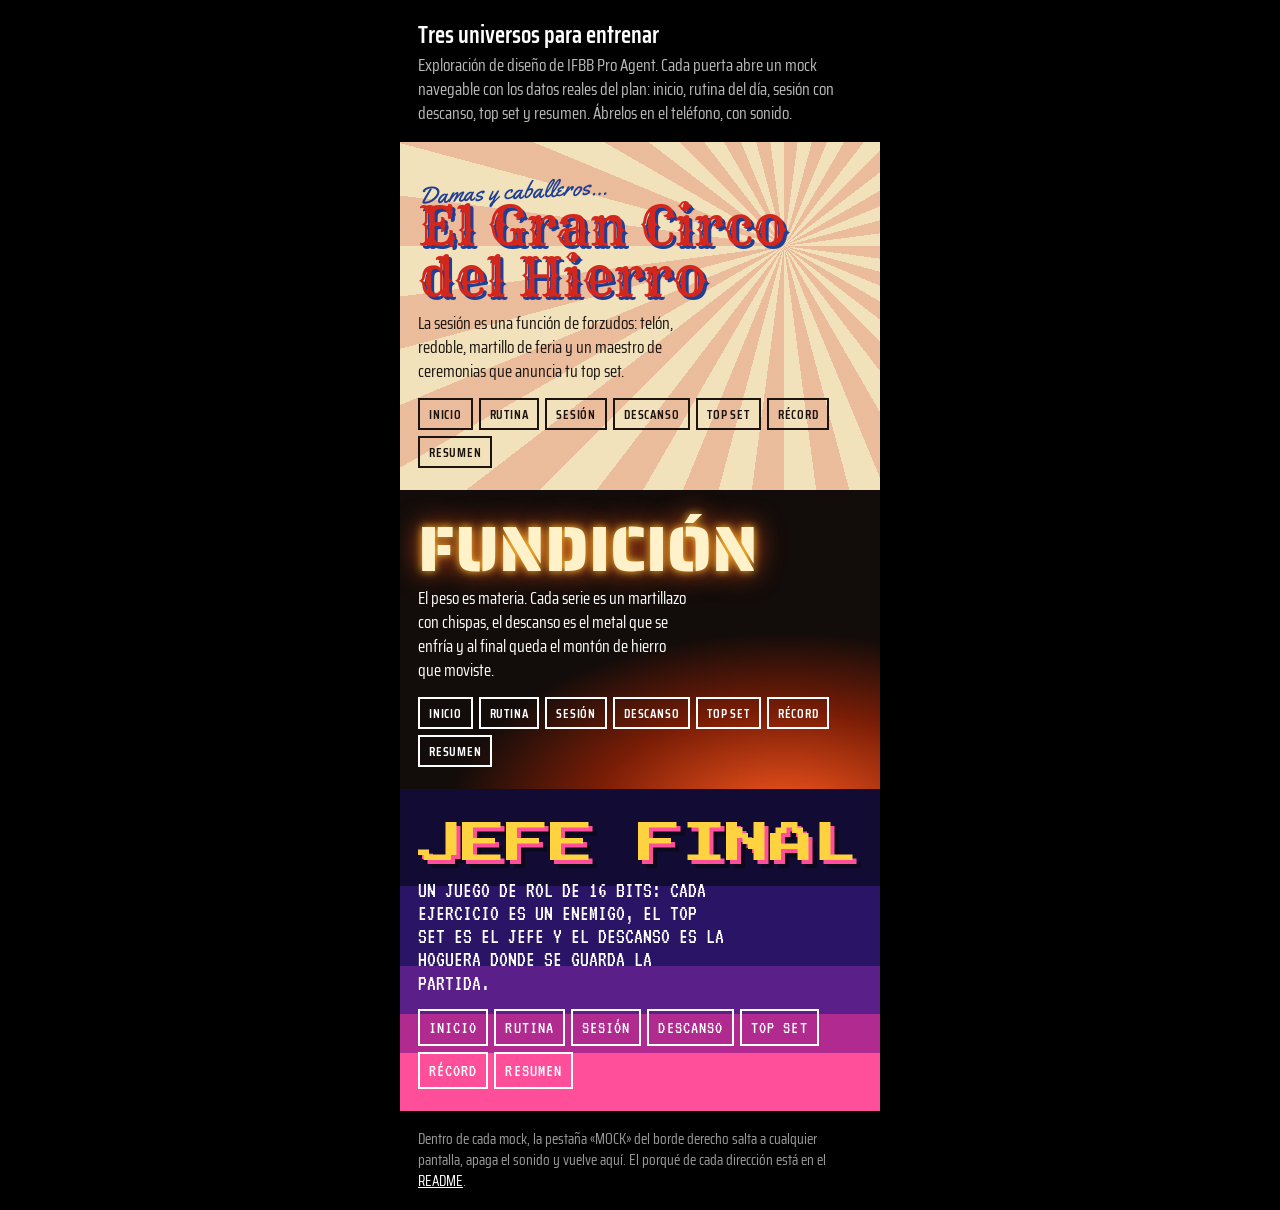
<file: mocks/exploracion/index.html>
<!doctype html>
<html lang="es">
<head>
<meta charset="utf-8">
<meta name="viewport" content="width=device-width, initial-scale=1, viewport-fit=cover">
<title>Exploración de diseño · IFBB Pro Agent</title>
<link rel="preconnect" href="https://fonts.googleapis.com">
<link rel="preconnect" href="https://fonts.gstatic.com" crossorigin>
<link href="https://fonts.googleapis.com/css2?family=Press+Start+2P&family=Rye&family=Saira+Condensed:wght@400;600&family=Saira+Stencil+One&family=VT323&family=Yellowtail&display=swap" rel="stylesheet">
<style>
  * { box-sizing: border-box; }
  html, body { margin: 0; background: #000; }
  body { font: 400 17px/1.4 'Saira Condensed', 'Arial Narrow', sans-serif; color: #fff; }
  header { padding: 22px 18px 16px; max-width: 480px; margin: 0 auto; }
  header h1 { margin: 0; font: 600 24px/1.1 'Saira Condensed', sans-serif; }
  header p { margin: 6px 0 0; color: #b9b9b9; }
  main { max-width: 480px; margin: 0 auto; }
  .puerta { display: block; position: relative; padding: 30px 18px 22px; overflow: hidden; min-height: 31vh; }
  .entrar { display: block; position: relative; color: inherit; text-decoration: none; transition: transform .15s; }
  .entrar:active { transform: scale(.97); }
  .puerta h2 { margin: 0; position: relative; }
  .puerta p { margin: 10px 0 0; max-width: 34ch; position: relative; }
  .saltos { display: flex; flex-wrap: wrap; gap: 6px; margin-top: 14px; position: relative; }
  .saltos a { font: 600 13px/1 'Saira Condensed', sans-serif; letter-spacing: .06em; text-transform: uppercase; text-decoration: none; padding: 8px 9px 7px; border: 2px solid currentColor; color: inherit; }
  /* Circo */
  .circo { background: #F1E2BC; color: #1B1410; }
  .circo::before { content: ''; position: absolute; left: 80%; top: 30%; width: 900px; height: 900px; margin: -450px; background: repeating-conic-gradient(rgba(211, 38, 28, .2) 0 7.5deg, transparent 7.5deg 15deg); animation: girar 60s linear infinite; }
  .circo h2 { font: 400 clamp(38px, 12vw, 54px)/.95 'Rye', serif; color: #D3261C; text-shadow: 3px 3px 0 #1F3F94; }
  .circo h2 small { display: block; font: 400 24px/1 'Yellowtail', cursive; color: #1F3F94; text-shadow: none; transform: rotate(-3deg); margin-bottom: 4px; }
  /* Fundición */
  .fundicion { background: radial-gradient(ellipse 90% 80% at 80% 110%, #ff5a1f, #7a1d06 45%, #120C0A 78%); }
  .fundicion h2 { font: 400 clamp(44px, 14vw, 64px)/.9 'Saira Stencil One', sans-serif; text-transform: uppercase; color: #FFF1C9; text-shadow: 0 0 8px #FFC531, 0 0 28px #FF5A1F; animation: arder 1s ease-in-out infinite alternate; }
  /* Arcade */
  .arcade { background: linear-gradient(180deg, #120B33 0 30%, #2A1466 30% 55%, #5B1F8A 55% 70%, #B02A8F 70% 82%, #FF4F9A 82%); font: 400 22px/1.05 'VT323', monospace; text-transform: uppercase; }
  .arcade h2 { font: 400 clamp(30px, 9.6vw, 44px)/1.15 'Press Start 2P', monospace; color: #FFD23F; text-shadow: 4px 4px 0 #FF4F9A, 8px 8px 0 #0B0A1A; }
  .arcade h2 span { display: inline-block; animation: bote .6s steps(2) infinite; }
  .arcade .saltos a { font: 400 18px/1 'VT323', monospace; }
  @keyframes girar { to { transform: rotate(360deg); } }
  @keyframes arder { to { filter: brightness(1.25); } }
  @keyframes bote { 50% { transform: translateY(-6px); } }
  footer { max-width: 480px; margin: 0 auto; padding: 18px; color: #9a9a9a; font-size: 15px; }
  footer a { color: #fff; }
</style>
</head>
<body>
<header>
  <h1>Tres universos para entrenar</h1>
  <p>Exploración de diseño de IFBB Pro Agent. Cada puerta abre un mock navegable con los datos reales del plan: inicio, rutina del día, sesión con descanso, top set y resumen. Ábrelos en el teléfono, con sonido.</p>
</header>
<main>
  <section class="puerta circo"><a class="entrar" href="circo/index.html">
    <h2><small>Damas y caballeros…</small>El Gran Circo del Hierro</h2>
    <p>La sesión es una función de forzudos: telón, redoble, martillo de feria y un maestro de ceremonias que anuncia tu top set.</p>
    </a><div class="saltos" id="s-circo"></div>
  </section>
  <section class="puerta fundicion"><a class="entrar" href="fundicion/index.html">
    <h2>Fundición</h2>
    <p>El peso es materia. Cada serie es un martillazo con chispas, el descanso es el metal que se enfría y al final queda el montón de hierro que moviste.</p>
    </a><div class="saltos" id="s-fundicion"></div>
  </section>
  <section class="puerta arcade"><a class="entrar" href="arcade/index.html">
    <h2><span>Jefe</span> <span style="animation-delay:-.3s">Final</span></h2>
    <p>Un juego de rol de 16 bits: cada ejercicio es un enemigo, el top set es el jefe y el descanso es la hoguera donde se guarda la partida.</p>
    </a><div class="saltos" id="s-arcade"></div>
  </section>
</main>
<footer>Dentro de cada mock, la pestaña «MOCK» del borde derecho salta a cualquier pantalla, apaga el sonido y vuelve aquí. El porqué de cada dirección está en el <a href="README.md">README</a>.</footer>
<script>
  // Atajos a las pantallas clave de cada dirección.
  const PANTALLAS = [['inicio', 'Inicio'], ['rutina', 'Rutina'], ['sesion', 'Sesión'], ['descanso', 'Descanso'], ['topset', 'Top set'], ['record', 'Récord'], ['resumen', 'Resumen']];
  ['circo', 'fundicion', 'arcade'].forEach(d => { document.getElementById('s-' + d).innerHTML = PANTALLAS.map(p => `<a href="${d}/index.html#${p[0]}">${p[1]}</a>`).join(''); });
</script>
</body>
</html>
</file>
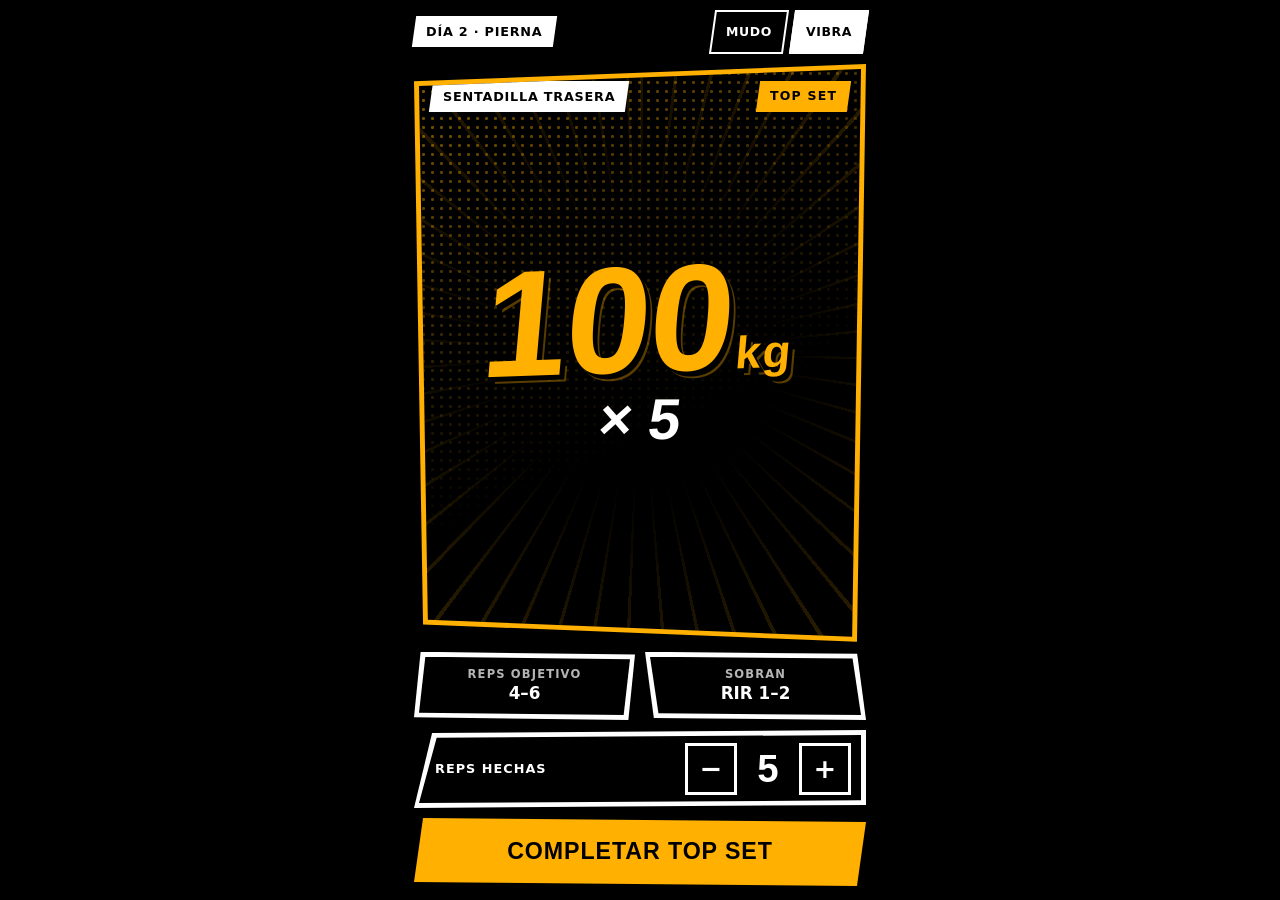
<file: prototipos/manga/index.html>
<!doctype html>
<html lang="es">
<head>
<meta charset="utf-8">
<meta name="viewport" content="width=device-width, initial-scale=1, viewport-fit=cover">
<meta name="theme-color" content="#000000">
<meta name="robots" content="noindex">
<title>Modo sesión · Manga</title>
<style>
/* Prototipo visual del modo sesión, dirección "manga de acción".
 * Independiente de la app: datos fijos, sin sessionStore. Todo el movimiento
 * es transform u opacity; las tramas y líneas son gradientes estáticos. */
:root {
  --negro: #000;
  --tinta: #fff;
  --suave: #b5b5b5;      /* 9.9:1 sobre negro */
  --ambar: #ffb000;      /* SOLO top set */
  --sobre-ambar: #000;   /* 11:1 */
  --rojo: #ff5a4d;       /* SOLO errores reales (no se usa en este flujo) */
  --borde: 5px;
  --f-grande: "Impact", "Haettenschweiler", "Arial Narrow Bold", "Roboto Condensed", "Arial Black", sans-serif;
  --f-texto: system-ui, -apple-system, "Segoe UI", Roboto, sans-serif;
}
* { box-sizing: border-box; -webkit-tap-highlight-color: transparent; }
html, body { margin: 0; height: 100%; background: var(--negro); color: var(--tinta); }
body { font-family: var(--f-texto); font-size: 16px; line-height: 1.35; overflow: hidden; }
button { font: inherit; color: inherit; cursor: pointer; border: 0; background: none; touch-action: manipulation; }
:focus-visible { outline: 3px solid var(--tinta); outline-offset: 3px; }
[hidden] { display: none !important; }

/* ---------- Marco de la app ---------- */
#sacudida { position: fixed; inset: 0; display: flex; justify-content: center; will-change: transform; }
#app {
  width: 100%; max-width: 480px; height: 100%; display: flex; flex-direction: column;
  padding: max(10px, env(safe-area-inset-top)) 14px max(14px, env(safe-area-inset-bottom));
  gap: 10px; position: relative;
}
.pantalla { flex: 1; min-height: 0; display: flex; flex-direction: column; gap: 10px; }
.entra { animation: entra .35s ease-out both; }
@keyframes entra { from { opacity: 0; transform: translateY(10px); } to { opacity: 1; transform: none; } }

/* ---------- Barra superior ---------- */
.barra { display: flex; align-items: center; justify-content: space-between; gap: 8px; }
.caja { /* caja de narración: papel blanco, tinta negra */
  background: var(--tinta); color: #000; font-weight: 800; letter-spacing: .06em; text-transform: uppercase;
  font-size: .8rem; padding: 7px 12px; transform: skewX(-8deg); display: inline-block;
}
.caja > span { display: inline-block; transform: skewX(8deg); }
.interruptores { display: flex; gap: 6px; }
.int {
  min-width: 44px; min-height: 44px; padding: 0 12px; border: 2px solid var(--tinta); font-weight: 800;
  font-size: .78rem; letter-spacing: .05em; text-transform: uppercase; transform: skewX(-8deg);
}
.int > span { display: inline-block; transform: skewX(8deg); }
.int[aria-pressed="true"] { background: var(--tinta); color: #000; }

/* ---------- Viñeta: borde grueso inclinado (capa blanca + capa negra recortadas) ---------- */
.vineta { position: relative; background: var(--tinta); padding: var(--borde); clip-path: polygon(var(--p)); }
.vineta > .in { position: relative; height: 100%; background: var(--negro); clip-path: polygon(var(--p)); overflow: hidden; }
.vineta.ambar { background: var(--ambar); }
.v-a { --p: 0 3%, 100% 0, 98% 100%, 2% 97%; }
.v-b { --p: 3% 0, 100% 4%, 97% 100%, 0 96%; }
.v-c { --p: 0 0, 96% 3%, 100% 100%, 4% 97%; }
.v-d { --p: 4% 4%, 100% 0, 100% 96%, 0 100%; }

/* Tramas: puntos estáticos, desvanecidos con máscara (sin animar) */
.trama::before {
  content: ""; position: absolute; inset: 0; pointer-events: none;
  background-image: radial-gradient(circle, rgba(255,255,255,.34) 1.3px, transparent 1.7px);
  background-size: 9px 9px;
  -webkit-mask-image: linear-gradient(155deg, #000 0%, transparent 62%);
          mask-image: linear-gradient(155deg, #000 0%, transparent 62%);
}
.trama.ambar::before { background-image: radial-gradient(circle, rgba(255,176,0,.5) 1.3px, transparent 1.7px); }
/* Líneas de velocidad en reposo: muy tenues */
.rayas::after {
  content: ""; position: absolute; inset: -30%; pointer-events: none; opacity: .13;
  background: repeating-conic-gradient(from 0deg at 50% 50%, #fff 0 .7deg, transparent .7deg 7deg);
  -webkit-mask-image: radial-gradient(circle at 50% 50%, transparent 22%, #000 72%);
          mask-image: radial-gradient(circle at 50% 50%, transparent 22%, #000 72%);
}
.rayas.ambar::after { background: repeating-conic-gradient(from 0deg at 50% 50%, var(--ambar) 0 .7deg, transparent .7deg 7deg); opacity: .22; }

/* ---------- Pantalla de serie ---------- */
.v-peso { flex: 1.5; min-height: 190px; }
.peso-in { display: flex; flex-direction: column; justify-content: center; align-items: center; padding: 14px; text-align: center; }
.ejercicio { position: absolute; top: 12px; left: 12px; right: 12px; display: flex; justify-content: space-between; align-items: start; gap: 8px; z-index: 2; }
.etiqueta { font-weight: 900; letter-spacing: .1em; text-transform: uppercase; font-size: .78rem; padding: 7px 12px; }
.etiqueta.top { background: var(--ambar); color: var(--sobre-ambar); transform: skewX(-8deg); }
.etiqueta.top > span { display: inline-block; transform: skewX(8deg); }
.carga {
  font-family: var(--f-grande); font-weight: 900; line-height: .82; letter-spacing: -.01em;
  font-size: clamp(5.5rem, 31vw, 9.5rem); transform: skewX(-7deg) rotate(-2deg); position: relative; z-index: 1;
  text-shadow: 5px 5px 0 #000, 7px 7px 0 rgba(255,255,255,.25);
}
.carga small { font-size: .3em; letter-spacing: .04em; margin-left: .12em; }
.ambar-txt { color: var(--ambar); text-shadow: 5px 5px 0 #000, 7px 7px 0 rgba(255,176,0,.35); }
.por {
  font-family: var(--f-grande); font-weight: 900; font-size: clamp(2.2rem, 12vw, 3.6rem); line-height: 1; margin-top: 10px;
  transform: skewX(-7deg); z-index: 1; position: relative;
}
.fila-chips { display: flex; gap: 10px; }
.v-chip { flex: 1; }
.chip-in { padding: 10px 12px; text-align: center; font-weight: 800; font-size: 1.05rem; }
.chip-in small { display: block; color: var(--suave); font-weight: 700; font-size: .72rem; letter-spacing: .1em; text-transform: uppercase; }

.contador { display: flex; align-items: center; justify-content: space-between; gap: 10px; padding: 8px 10px 8px 16px; }
.contador .lbl { font-weight: 800; letter-spacing: .08em; text-transform: uppercase; font-size: .8rem; }
.paso { display: flex; align-items: center; gap: 4px; }
.paso button { width: 52px; height: 52px; border: 3px solid var(--tinta); font-size: 1.7rem; font-weight: 900; line-height: 1; }
.paso output { min-width: 54px; text-align: center; font-family: var(--f-grande); font-weight: 900; font-size: 2.4rem; }

/* Botón principal */
.cta {
  min-height: 68px; width: 100%; font-family: var(--f-grande); font-weight: 900; font-size: 1.45rem; letter-spacing: .04em; text-transform: uppercase;
  background: var(--tinta); color: #000; clip-path: polygon(2% 0, 100% 6%, 98% 100%, 0 94%); will-change: transform;
}
.cta.ambar { background: var(--ambar); color: var(--sobre-ambar); }
.cta:active { transform: translateY(2px) scale(.99); }
.cta.sec { min-height: 52px; font-size: 1.05rem; background: var(--negro); color: var(--tinta); box-shadow: inset 0 0 0 3px var(--tinta); }
.cta.sec { clip-path: none; transform: skewX(-6deg); }
.cta.sec:active { transform: skewX(-6deg) translateY(2px); }
.fila-btn { display: flex; gap: 10px; }
.fila-btn .cta { flex: 1; }

/* ---------- Descanso ---------- */
.v-reloj { flex: 1.35; min-height: 200px; }
.reloj-in { display: flex; flex-direction: column; justify-content: center; align-items: center; padding: 10px; }
.reloj {
  font-family: var(--f-grande); font-weight: 900; font-size: clamp(5.5rem, 30vw, 9rem); line-height: .9;
  font-variant-numeric: tabular-nums; transform: skewX(-6deg); text-shadow: 5px 5px 0 #000, 7px 7px 0 rgba(255,255,255,.22);
  position: relative; z-index: 1;
}
.barra-t { position: absolute; left: 0; right: 0; bottom: 0; height: 8px; background: rgba(255,255,255,.18); }
.barra-t i { position: absolute; inset: 0; background: var(--tinta); transform-origin: left; transform: scaleX(1); transition: transform .25s linear; will-change: transform; }
.narracion {
  background: var(--tinta); color: #000; padding: 14px 16px; font-weight: 800; font-size: 1.3rem; line-height: 1.2;
  transform: rotate(-1.5deg); box-shadow: 6px 6px 0 rgba(255,255,255,.28);
}
.narracion small { display: block; font-weight: 700; font-size: .72rem; letter-spacing: .1em; text-transform: uppercase; margin-bottom: 4px; color: #333; }
.siguiente { padding: 12px 14px; display: flex; flex-direction: column; gap: 2px; }
.siguiente small { color: var(--suave); font-weight: 700; font-size: .72rem; letter-spacing: .1em; text-transform: uppercase; }
.siguiente b { font-size: 1.15rem; }

/* ---------- Pips de back-off ---------- */
.pips { display: flex; gap: 8px; }
.pips i { width: 34px; height: 14px; border: 2px solid var(--tinta); transform: skewX(-20deg); display: block; }
.pips i.hecho { background: var(--tinta); }
.pips i.actual { border-style: dashed; }

/* ---------- Efecto menor (series normales) ---------- */
.tajo {
  position: absolute; left: -10%; right: -10%; top: 46%; height: 10px; background: var(--tinta); z-index: 4; pointer-events: none;
  transform: rotate(-14deg) scaleX(0); opacity: 0;
}
.onom-menor {
  position: absolute; right: 14px; top: 38%; z-index: 5; pointer-events: none; opacity: 0;
  font-family: var(--f-grande); font-size: 3rem; font-weight: 900; transform: rotate(-10deg); color: #000;
  background: var(--tinta); padding: 0 12px; text-transform: uppercase;
}
.menor .tajo { animation: tajo .5s ease-out both; }
.menor .onom-menor { animation: onomMenor .7s ease-out both; }
@keyframes tajo { 0% { opacity: 1; transform: rotate(-14deg) scaleX(0); } 45% { opacity: 1; transform: rotate(-14deg) scaleX(1); } 100% { opacity: 0; transform: rotate(-14deg) scaleX(1); } }
@keyframes onomMenor { 0% { opacity: 0; transform: rotate(-10deg) translateY(10px) scale(.6); } 30% { opacity: 1; transform: rotate(-10deg) translateY(0) scale(1.1); } 100% { opacity: 0; transform: rotate(-10deg) translateY(-14px) scale(1); } }

/* ---------- Marco de impacto (solo top set) ---------- */
#impacto { position: fixed; inset: 0; z-index: 50; overflow: hidden; background: var(--negro); opacity: 0; pointer-events: none; }
#impacto.activo { opacity: 1; pointer-events: auto; }
.capa { position: absolute; inset: 0; }
.rayos { position: absolute; inset: -45%; will-change: transform, opacity; }
.rayos.negras { background: repeating-conic-gradient(from 3deg at 50% 50%, #000 0 1.2deg, transparent 1.2deg 6.5deg);
  -webkit-mask-image: radial-gradient(circle, transparent 16%, #000 62%); mask-image: radial-gradient(circle, transparent 16%, #000 62%); }
.rayos.blancas { background: repeating-conic-gradient(from 0deg at 50% 50%, #fff 0 1.1deg, transparent 1.1deg 7deg);
  -webkit-mask-image: radial-gradient(circle, transparent 14%, #000 58%); mask-image: radial-gradient(circle, transparent 14%, #000 58%); }
#flash { background: #fff; opacity: 0; will-change: opacity; }     /* pantalla invertida: un cuadro blanco con rayos negros */
#flash .rayos { opacity: 1; transform: none; }
.centro { position: absolute; inset: 0; display: grid; place-items: center; }
.onom {
  font-family: var(--f-grande); font-weight: 900; text-transform: uppercase; line-height: .85; text-align: center;
  font-size: clamp(3.6rem, 21vw, 7rem); letter-spacing: -.01em; color: #fff; opacity: 0; max-width: 100vw; padding: 0 8px; will-change: transform, opacity;
  -webkit-text-stroke: 3px #000; paint-order: stroke fill;
  text-shadow: 6px 6px 0 #000, 9px 9px 0 rgba(255,255,255,.5);
}
.onom .ambar-txt { display: block; color: var(--ambar); text-shadow: 6px 6px 0 #000, 9px 9px 0 rgba(255,176,0,.45); }
.reaccion { position: absolute; left: 0; right: 0; bottom: max(40px, env(safe-area-inset-bottom)); display: flex; justify-content: center; opacity: 0; will-change: transform, opacity; }
.reaccion .caja { font-size: 1rem; }

#impacto.activo #flash { animation: destello .42s linear both; }
@keyframes destello { 0%, 30% { opacity: 1; } 100% { opacity: 0; } }
#impacto.activo .rayos.blancas { animation: rayos .5s cubic-bezier(.2,.9,.3,1) both; }
@keyframes rayos { 0% { opacity: 0; transform: scale(1.6); } 25% { opacity: 1; } 100% { opacity: 1; transform: scale(1); } }
#impacto.activo .onom { animation: golpe .6s .06s cubic-bezier(.2,1.4,.4,1) both; }
@keyframes golpe { 0% { opacity: 0; transform: scale(.25) rotate(-16deg); } 35% { opacity: 1; transform: scale(1.3) rotate(-7deg); } 100% { opacity: 1; transform: scale(1) rotate(-7deg); } }
#impacto.activo .reaccion { animation: reaccion .45s .85s ease-out both; }
@keyframes reaccion { from { opacity: 0; transform: translateY(14px); } to { opacity: 1; transform: none; } }
#impacto.saliendo { animation: sale .3s ease-in both; }
@keyframes sale { from { opacity: 1; } to { opacity: 0; } }

/* Temblor: transform sobre el contenedor, decae solo */
#sacudida.tiembla { animation: tiembla .42s linear both; }
@keyframes tiembla {
  0% { transform: translate3d(0,0,0); } 8% { transform: translate3d(-14px, 7px, 0) rotate(-.6deg); } 18% { transform: translate3d(12px,-8px,0) rotate(.5deg); }
  30% { transform: translate3d(-9px, 5px, 0); } 44% { transform: translate3d(7px,-4px,0); } 60% { transform: translate3d(-4px, 3px, 0); }
  80% { transform: translate3d(2px,-1px,0); } 100% { transform: translate3d(0,0,0); }
}

.nota { color: var(--suave); font-size: .8rem; text-align: center; }

/* ---------- Reducir movimiento: sin temblor ni destello, solo fundidos ---------- */
@media (prefers-reduced-motion: reduce) {
  #sacudida.tiembla { animation: none; }
  #flash { display: none; }
  .rayos.blancas, #impacto.activo .rayos.blancas { animation: none; opacity: .85; transform: none; }
  #impacto.activo { animation: fundido .5s ease-out both; }
  #impacto.activo .onom { animation: fundido .5s ease-out both; opacity: 1; transform: rotate(-4deg); }
  #impacto.activo .reaccion { animation: fundido .5s .4s ease-out both; }
  @keyframes fundido { from { opacity: 0; } to { opacity: 1; } }
  .entra { animation: fundido .3s ease-out both; }
  .menor .tajo { animation: none; }
  .menor .onom-menor { animation: fundido .5s ease-out both; opacity: 1; }
  .barra-t i { transition: none; }
  .cta:active { transform: none; }
}
</style>
</head>
<body>

<div id="sacudida">
<main id="app">
  <header class="barra">
    <div class="caja"><span>Día 2 · Pierna</span></div>
    <div class="interruptores">
      <button class="int" id="btn-sonido" aria-pressed="false" aria-label="Sonido"><span>Sonido</span></button>
      <button class="int" id="btn-vibra" aria-pressed="true" aria-label="Vibración"><span>Vibra</span></button>
    </div>
  </header>

  <!-- 1 · Top set -->
  <section class="pantalla" id="p-top" data-pantalla>
    <div class="vineta ambar v-a v-peso"><div class="in trama ambar rayas ambar peso-in">
      <div class="ejercicio">
        <div class="caja"><span>Sentadilla trasera</span></div>
        <div class="etiqueta top"><span>Top set</span></div>
      </div>
      <div class="carga ambar-txt">100<small>kg</small></div>
      <div class="por">× 5</div>
    </div></div>
    <div class="fila-chips">
      <div class="vineta v-b v-chip"><div class="in chip-in"><small>Reps objetivo</small>4–6</div></div>
      <div class="vineta v-c v-chip"><div class="in chip-in"><small>Sobran</small>RIR 1–2</div></div>
    </div>
    <div class="vineta v-d"><div class="in contador">
      <span class="lbl">Reps hechas</span>
      <div class="paso">
        <button data-paso="-1" aria-label="Una rep menos">−</button>
        <output id="reps-top" aria-live="polite">5</output>
        <button data-paso="1" aria-label="Una rep más">+</button>
      </div>
    </div></div>
    <button class="cta ambar" id="ok-top">Completar top set</button>
  </section>

  <!-- 3 · Descanso -->
  <section class="pantalla" id="p-descanso" data-pantalla hidden>
    <div class="vineta v-b v-reloj"><div class="in trama rayas reloj-in">
      <div class="reloj" id="reloj" role="timer" aria-label="Descanso restante">3:00</div>
      <div class="barra-t"><i id="barra-t"></i></div>
    </div></div>
    <div class="narracion" id="frase-box"><small>Descanso</small><span id="frase"></span></div>
    <div class="vineta v-c"><div class="in siguiente">
      <small>Siguiente</small><b>Back-off 1 de 3 · 90 kg × 8</b>
    </div></div>
    <div class="fila-btn">
      <button class="cta sec" id="mas30">+30 s</button>
      <button class="cta" id="saltar" style="flex:2">Saltar</button>
    </div>
    <p class="nota" id="estado-descanso" role="status"></p>
  </section>

  <!-- 4 · Back-off 1 de 3 -->
  <section class="pantalla" id="p-back" data-pantalla hidden>
    <div class="vineta v-a v-peso" id="v-back"><div class="in trama peso-in">
      <div class="tajo"></div><div class="onom-menor">¡Tac!</div>
      <div class="ejercicio">
        <div class="caja"><span>Sentadilla trasera</span></div>
        <div class="pips" aria-label="Back-off 1 de 3"><i class="actual"></i><i></i><i></i></div>
      </div>
      <div class="carga">90<small>kg</small></div>
      <div class="por">× 8</div>
    </div></div>
    <div class="fila-chips">
      <div class="vineta v-b v-chip"><div class="in chip-in"><small>Back-off 1 de 3</small>8–10</div></div>
      <div class="vineta v-c v-chip"><div class="in chip-in"><small>Sobran</small>RIR 2–3</div></div>
    </div>
    <div class="vineta v-d"><div class="in contador">
      <span class="lbl">Reps hechas</span>
      <div class="paso">
        <button data-paso="-1" aria-label="Una rep menos">−</button>
        <output id="reps-back" aria-live="polite">8</output>
        <button data-paso="1" aria-label="Una rep más">+</button>
      </div>
    </div></div>
    <button class="cta" id="ok-back">Completar serie</button>
  </section>

  <!-- Cierre del flujo -->
  <section class="pantalla" id="p-fin" data-pantalla hidden>
    <div class="vineta v-a v-peso"><div class="in trama peso-in">
      <div class="caja"><span>Back-off 1 de 3 · hecha</span></div>
      <div class="pips" style="margin:18px 0 6px" aria-label="1 de 3 hechas"><i class="hecho"></i><i class="actual"></i><i></i></div>
      <div class="por" style="font-size:clamp(2.4rem,14vw,4rem)">Quedan 2</div>
    </div></div>
    <div class="narracion"><small>Fin</small><span id="frase-fin"></span></div>
    <p class="nota">Fin del prototipo. Datos fijos, nada se guarda.</p>
    <button class="cta" id="reiniciar">Reiniciar demo</button>
  </section>
</main>
</div>

<!-- 2 · Marco de impacto: un cuadro blanco (inversión) y luego tinta blanca sobre negro -->
<div id="impacto" aria-hidden="true">
  <div class="capa"><div class="rayos blancas"></div></div>
  <div class="capa" id="flash"><div class="rayos negras"></div></div>
  <div class="centro"><div class="onom">¡Doom!<span class="ambar-txt">100×5</span></div></div>
  <div class="reaccion"><div class="caja"><span>…</span></div></div>
</div>

<script>
(() => {
  'use strict';
  const $ = s => document.querySelector(s);
  const reducir = matchMedia('(prefers-reduced-motion: reduce)');

  /* ---------- Banco de frases (tono: espectáculo y luego reacción mínima) ----------
   * "top": tras el top set (mencionan lo que viene). "any": tras cualquier serie. */
  const FRASES = {
    top: [
      'Bien. Ahora el back-off.',
      'Lo pesado ya pasó. Ahora, trámite.',
      'Eso era lo difícil. Baja el peso.',
    ],
    any: [
      'Uno menos.',
      'Eso fue todo. Siguiente.',
      'Sin drama. Sigue.',
      'Anotado. Sin ceremonia.',
      'Pesaba lo que pesaba.',
      'Nadie aplaudió. Mejor así.',
      'Respira. Siguiente.',
      'Eso ya pasó.',
      'Sin comentarios.',
      'El suelo sigue en su sitio.',
    ],
  };
  // Rotación: cada pool avanza una posición por serie; arranca en un punto al azar para no abrir siempre igual.
  const cursor = { top: Math.floor(Math.random() * FRASES.top.length), any: Math.floor(Math.random() * FRASES.any.length) };
  const siguienteFrase = pool => FRASES[pool][cursor[pool]++ % FRASES[pool].length];

  /* ---------- Preferencias (por dispositivo; sin storage todo sigue andando) ---------- */
  const guardar = (k, v) => { try { localStorage.setItem('manga:' + k, v); } catch (_) {} };
  const leer = (k, d) => { try { const v = localStorage.getItem('manga:' + k); return v === null ? d : v; } catch (_) { return d; } };
  const prefs = {
    sonido: leer('sonido', '0') === '1',                            // opcional: apagado de entrada
    vibra: leer('vibra', reducir.matches ? '0' : '1') === '1',      // con movimiento reducido arranca apagada
  };
  const btnSonido = $('#btn-sonido'), btnVibra = $('#btn-vibra');
  const pintaInt = () => {
    btnSonido.setAttribute('aria-pressed', prefs.sonido);
    btnVibra.setAttribute('aria-pressed', prefs.vibra);
    btnSonido.firstChild.textContent = prefs.sonido ? 'Sonido' : 'Mudo';
  };
  btnSonido.onclick = () => { prefs.sonido = !prefs.sonido; guardar('sonido', prefs.sonido ? '1' : '0'); pintaInt(); if (prefs.sonido) tic(); };
  btnVibra.onclick = () => { prefs.vibra = !prefs.vibra; guardar('vibra', prefs.vibra ? '1' : '0'); pintaInt(); vibrar(40); };
  pintaInt();

  const vibrar = patron => { if (prefs.vibra && navigator.vibrate) try { navigator.vibrate(patron); } catch (_) {} };

  /* ---------- Sonido sintetizado (sin archivos): golpe grave + ruido corto ---------- */
  let ac = null;
  const ctx = () => { try { ac = ac || new (window.AudioContext || window.webkitAudioContext)(); if (ac.state === 'suspended') ac.resume(); } catch (_) { ac = null; } return ac; };
  function golpe() {
    if (!prefs.sonido || !ctx()) return;
    const t = ac.currentTime;
    const o = ac.createOscillator(), g = ac.createGain();
    o.type = 'sine'; o.frequency.setValueAtTime(150, t); o.frequency.exponentialRampToValueAtTime(38, t + .28);
    g.gain.setValueAtTime(.9, t); g.gain.exponentialRampToValueAtTime(.001, t + .38);
    o.connect(g).connect(ac.destination); o.start(t); o.stop(t + .4);
    const n = ac.createBufferSource(), buf = ac.createBuffer(1, ac.sampleRate * .12, ac.sampleRate), d = buf.getChannelData(0);
    for (let i = 0; i < d.length; i++) d[i] = (Math.random() * 2 - 1) * (1 - i / d.length);
    n.buffer = buf; const gn = ac.createGain(); gn.gain.value = .35; n.connect(gn).connect(ac.destination); n.start(t);
  }
  function tic() {
    if (!prefs.sonido || !ctx()) return;
    const t = ac.currentTime, o = ac.createOscillator(), g = ac.createGain();
    o.type = 'triangle'; o.frequency.setValueAtTime(520, t); o.frequency.exponentialRampToValueAtTime(260, t + .08);
    g.gain.setValueAtTime(.25, t); g.gain.exponentialRampToValueAtTime(.001, t + .1);
    o.connect(g).connect(ac.destination); o.start(t); o.stop(t + .12);
  }

  /* ---------- Pantallas ---------- */
  const pantallas = [...document.querySelectorAll('[data-pantalla]')];
  function ir(id) {
    pantallas.forEach(p => { p.hidden = p.id !== id; p.classList.remove('entra'); });
    const p = $('#' + id); void p.offsetWidth; p.classList.add('entra');
  }

  // Contadores de reps (rango visible en el prototipo)
  document.querySelectorAll('.paso').forEach(paso => {
    const out = paso.querySelector('output'), lim = out.id === 'reps-top' ? [1, 12] : [1, 15];
    paso.addEventListener('click', e => {
      const b = e.target.closest('button'); if (!b) return;
      out.textContent = Math.min(lim[1], Math.max(lim[0], +out.textContent + +b.dataset.paso));
      tic();
    });
  });

  /* ---------- Top set → impacto → descanso ---------- */
  const imp = $('#impacto'), sac = $('#sacudida');
  let impactoOcupado = false, impactoT = 0, impactoListoParaSaltar = 0;

  $('#ok-top').onclick = () => {
    if (impactoOcupado) return;
    impactoOcupado = true;
    const reps = $('#reps-top').textContent;
    imp.querySelector('.onom .ambar-txt').textContent = '100×' + reps;
    imp.querySelector('.reaccion span').textContent = siguienteFrase('top');
    // El descanso se prepara debajo del marco: al terminar el golpe, ya está ahí.
    prepararDescanso();
    imp.classList.remove('saliendo'); void imp.offsetWidth; imp.classList.add('activo');
    if (!reducir.matches) { sac.classList.remove('tiembla'); void sac.offsetWidth; sac.classList.add('tiembla'); }
    vibrar([45, 30, 45, 30, 170]);
    golpe();
    const total = reducir.matches ? 1300 : 1900;
    impactoListoParaSaltar = Date.now() + 500;
    impactoT = setTimeout(cerrarImpacto, total);
  };
  imp.addEventListener('click', () => { if (impactoOcupado && Date.now() > impactoListoParaSaltar) cerrarImpacto(); });
  function cerrarImpacto() {
    if (!impactoOcupado) return;
    clearTimeout(impactoT);
    imp.classList.add('saliendo');
    setTimeout(() => { imp.classList.remove('activo', 'saliendo'); sac.classList.remove('tiembla'); impactoOcupado = false; empezarDescanso(); }, 300);
  }

  /* ---------- Descanso 3:00 (por marca de tiempo: no se desfasa con la pantalla apagada) ---------- */
  const DESCANSO_MS = 180000;
  let fin = 0, total = DESCANSO_MS, tick = 0, ultimo = -1;
  const reloj = $('#reloj'), barraT = $('#barra-t'), estado = $('#estado-descanso');
  const fmt = s => Math.floor(s / 60) + ':' + String(s % 60).padStart(2, '0');

  function prepararDescanso() {
    total = DESCANSO_MS; fin = 0; ultimo = -1;
    reloj.textContent = fmt(total / 1000); barraT.style.transform = 'scaleX(1)'; estado.textContent = '';
    $('#frase').textContent = imp.querySelector('.reaccion span').textContent;
    ir('p-descanso');
  }
  function empezarDescanso() { fin = Date.now() + total; clearInterval(tick); tick = setInterval(pinta, 250); pinta(); }
  function pinta() {
    const resto = Math.max(0, fin - Date.now()), s = Math.ceil(resto / 1000);
    if (s !== ultimo) { ultimo = s; reloj.textContent = fmt(s); }
    barraT.style.transform = 'scaleX(' + (resto / total).toFixed(3) + ')';
    if (resto === 0) {
      clearInterval(tick); estado.textContent = 'Tiempo. Cuando quieras.'; vibrar([60, 60, 60]); tic();
    }
  }
  $('#mas30').onclick = () => { if (!fin) return; fin += 30000; total += 30000; ultimo = -1; if (!tick || estado.textContent) { estado.textContent = ''; clearInterval(tick); tick = setInterval(pinta, 250); } pinta(); };
  $('#saltar').onclick = () => { clearInterval(tick); tic(); empezarBackoff(); };

  /* ---------- Back-off 1/3: efecto menor ---------- */
  function empezarBackoff() {
    $('#v-back').classList.remove('menor');
    ir('p-back');
  }
  $('#ok-back').onclick = () => {
    const v = $('#v-back'); v.classList.remove('menor'); void v.offsetWidth; v.classList.add('menor');
    vibrar(18); tic();
    $('#ok-back').disabled = true;
    setTimeout(() => {
      $('#frase-fin').textContent = siguienteFrase('any');
      ir('p-fin'); $('#ok-back').disabled = false;
    }, reducir.matches ? 700 : 650);
  };

  $('#reiniciar').onclick = () => { clearInterval(tick); $('#reps-top').textContent = 5; $('#reps-back').textContent = 8; ir('p-top'); };
})();
</script>
</body>
</html>
</file>
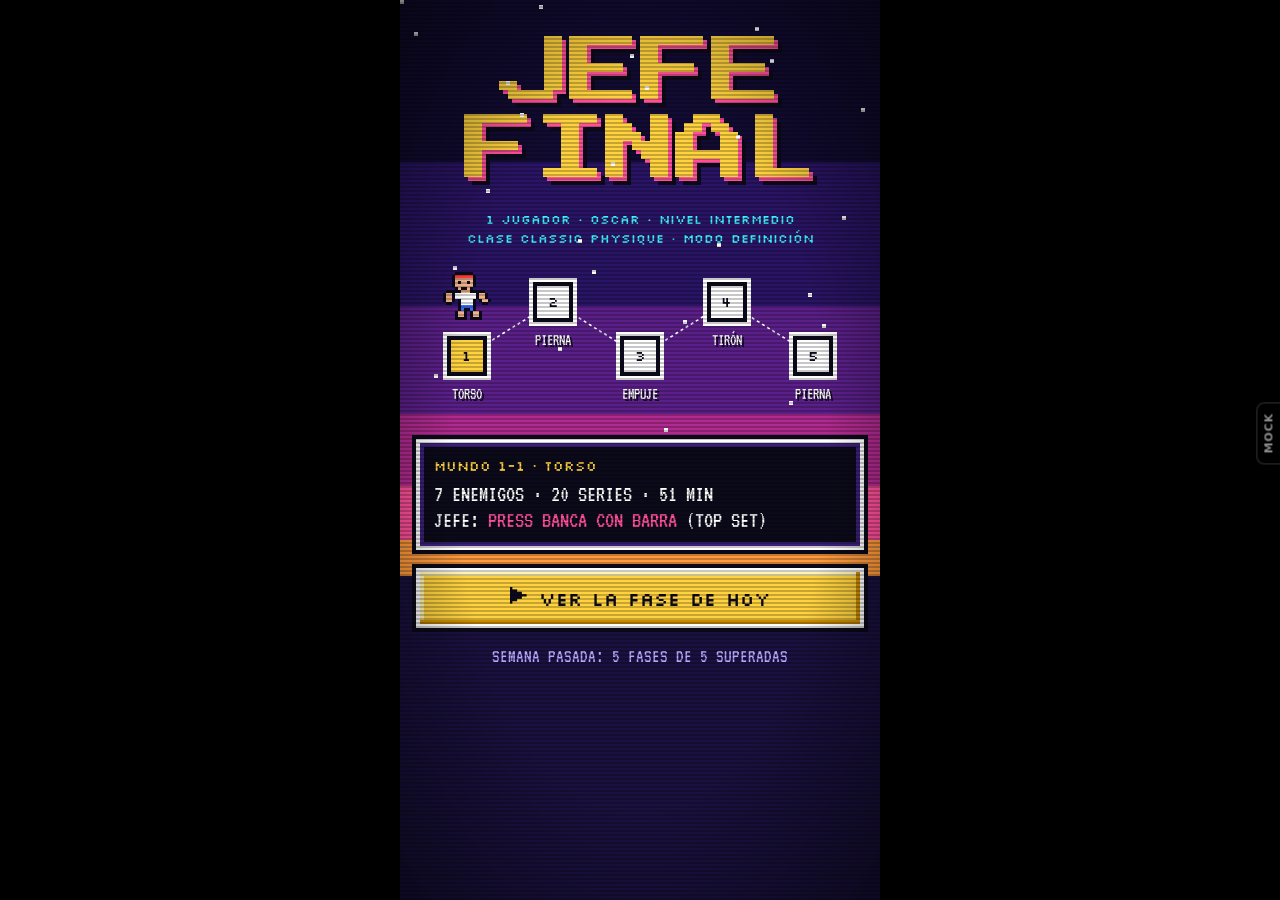
<file: mocks/exploracion/arcade/index.html>
<!doctype html>
<html lang="es">
<head>
<meta charset="utf-8">
<meta name="viewport" content="width=device-width, initial-scale=1, viewport-fit=cover, user-scalable=no">
<meta name="theme-color" content="#1A1140">
<title>Jefe Final · mock</title>
<link rel="preconnect" href="https://fonts.googleapis.com">
<link rel="preconnect" href="https://fonts.gstatic.com" crossorigin>
<link href="https://fonts.googleapis.com/css2?family=Press+Start+2P&family=Silkscreen:wght@700&family=VT323&display=swap" rel="stylesheet">
<link rel="stylesheet" href="estilo.css">
</head>
<body>
<main id="escena"></main>
<div id="hoguera" hidden></div>   <!-- descanso: punto de guardado -->
<div id="alerta" hidden></div>    <!-- llega el jefe: top set -->
<div id="record" hidden></div>    <!-- récord del top set -->
<canvas id="pixeles" aria-hidden="true"></canvas>   <!-- monedas y explosiones -->
<canvas id="cortina" aria-hidden="true"></canvas>   <!-- transición en mosaico -->
<div id="crt" aria-hidden="true"></div>             <!-- líneas del tubo -->
<div id="texto-sistema" role="status"></div>

<script src="../comun/datos.js"></script>
<script src="../comun/motor.js"></script>
<script src="../comun/sonido.js"></script>
<script src="../comun/menu.js"></script>
<script src="mock.js"></script>
</body>
</html>
</file>
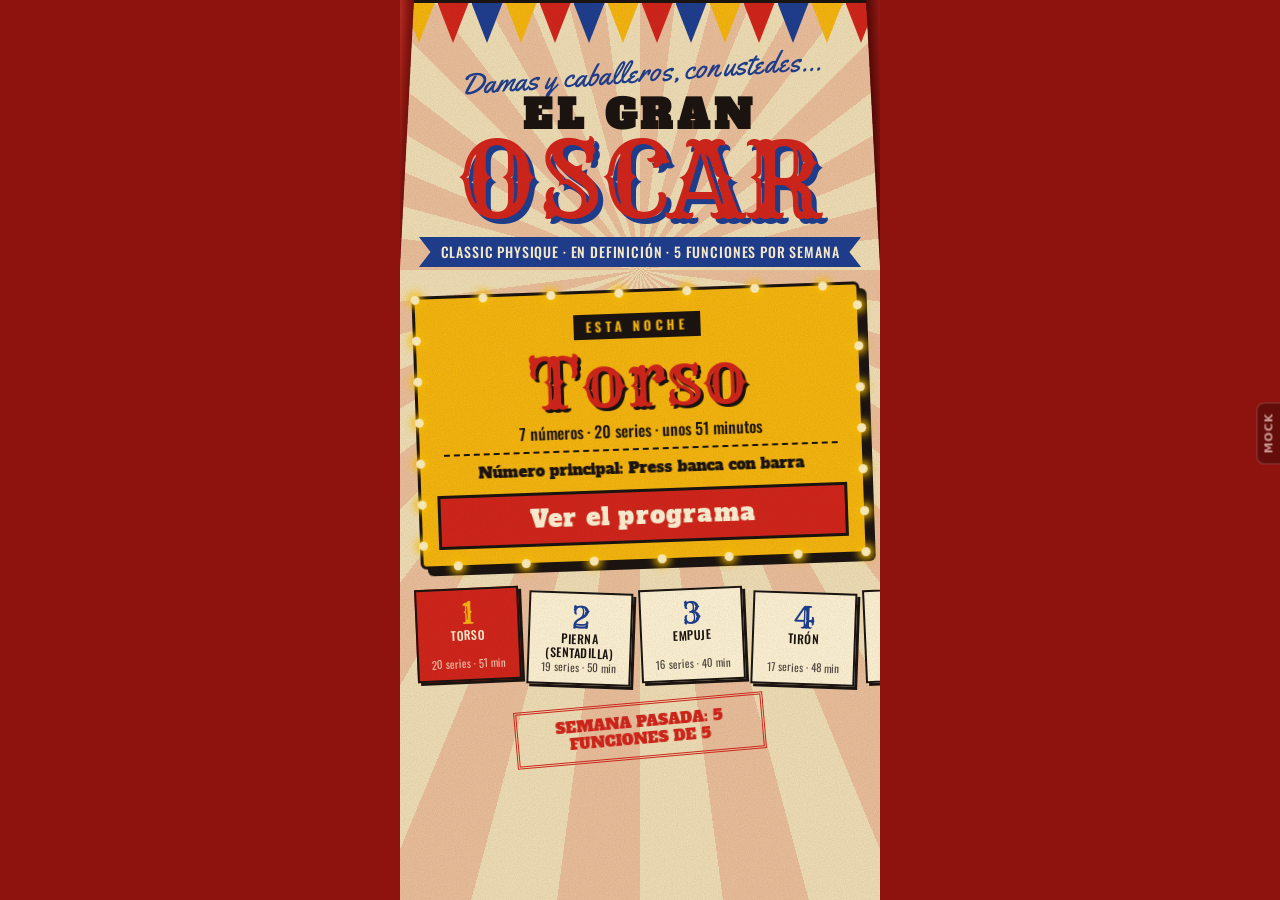
<file: mocks/exploracion/circo/index.html>
<!doctype html>
<html lang="es">
<head>
<meta charset="utf-8">
<meta name="viewport" content="width=device-width, initial-scale=1, viewport-fit=cover, user-scalable=no">
<meta name="theme-color" content="#8E130E">
<title>El Gran Circo del Hierro · mock</title>
<link rel="preconnect" href="https://fonts.googleapis.com">
<link rel="preconnect" href="https://fonts.gstatic.com" crossorigin>
<link href="https://fonts.googleapis.com/css2?family=Alfa+Slab+One&family=Oswald:wght@400;500;700&family=Rye&family=Yellowtail&display=swap" rel="stylesheet">
<link rel="stylesheet" href="estilo.css">
</head>
<body>
<main id="escena" aria-live="polite"></main>

<!-- El telón: la transición entre pantallas y el fondo del intermedio (descanso). -->
<div id="telon" aria-hidden="true"><div class="hoja izq"></div><div class="hoja der"></div><div class="cenefa"></div></div>
<div id="intermedio" hidden></div>
<div id="anuncio" hidden></div>
<div id="fiesta" hidden></div>
<canvas id="papelitos" aria-hidden="true"></canvas>
<div id="pregon" role="status"></div>

<script src="../comun/datos.js"></script>
<script src="../comun/motor.js"></script>
<script src="../comun/sonido.js"></script>
<script src="../comun/menu.js"></script>
<script src="mock.js"></script>
</body>
</html>
</file>
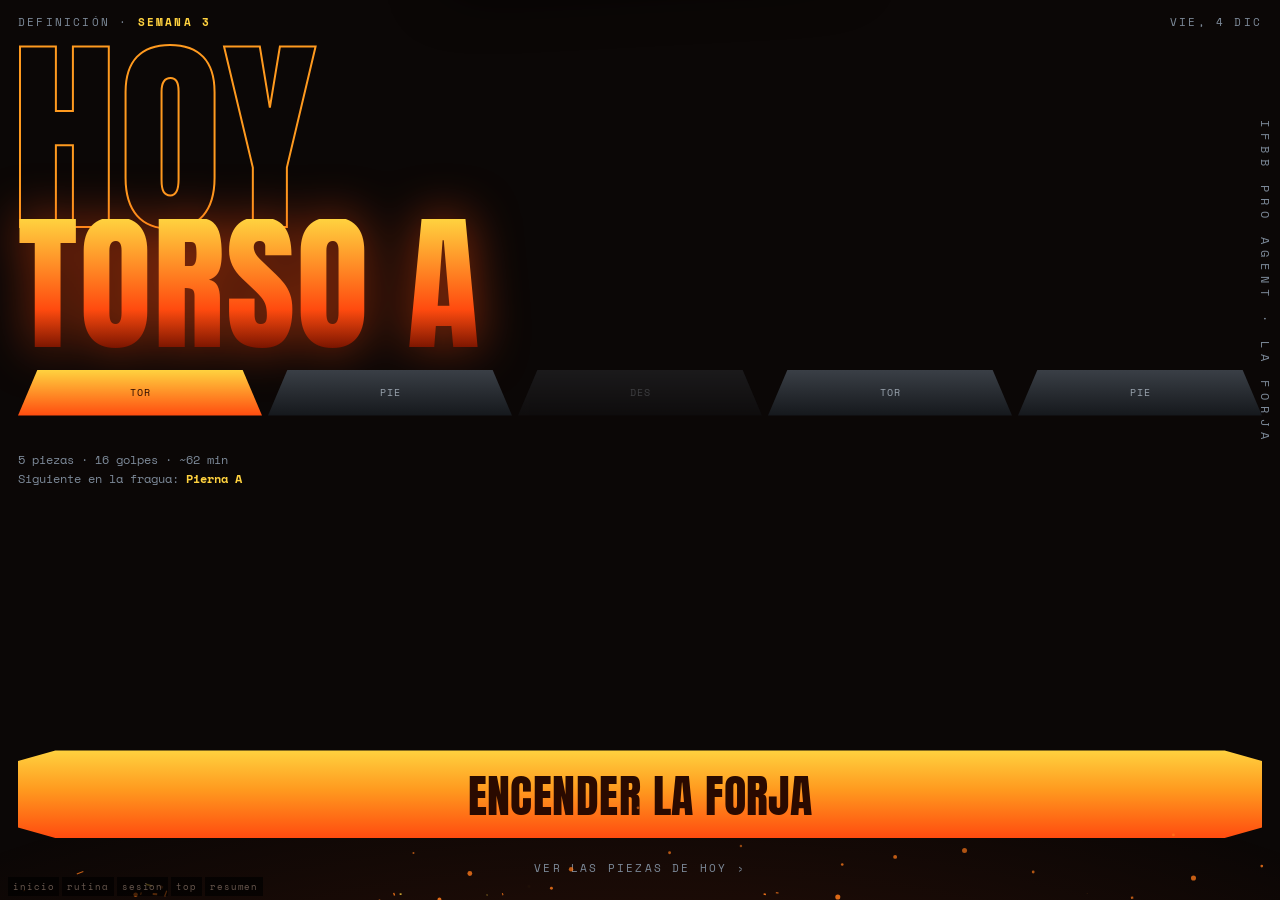
<file: mocks/exploracion/forja/index.html>
<!doctype html>
<html lang="es"><head>
<meta charset="utf-8">
<meta name="viewport" content="width=device-width,initial-scale=1,viewport-fit=cover">
<meta name="theme-color" content="#0b0706">
<title>FORJA · IFBB Pro Agent</title>
<link href="https://fonts.googleapis.com/css2?family=Anton&family=Space+Mono:wght@400;700&display=swap" rel="stylesheet">
<style>
:root{--c:#0b0706;--brasa:#ff4b0f;--fuego:#ff9a1f;--oro:#ffd23f;--blanco:#fff3dc;--acero:#7d8a99;--frio:#2a6fff;--h:0}
*{box-sizing:border-box;-webkit-tap-highlight-color:transparent;user-select:none}
html,body{margin:0;height:100%;background:var(--c);color:var(--blanco);font-family:'Space Mono',ui-monospace,monospace;overflow:hidden}
.t{font-family:Anton,Impact,'Arial Narrow Bold',sans-serif;text-transform:uppercase;letter-spacing:.01em;line-height:.86}
#fx{position:fixed;inset:0;z-index:60;pointer-events:none;width:100%;height:100%}
#app{position:fixed;inset:0;overflow:hidden;transition:background 1.2s}
#shake{position:absolute;inset:0}
.pantalla{position:absolute;inset:0;padding:calc(env(safe-area-inset-top) + 14px) 18px calc(env(safe-area-inset-bottom) + 16px);display:flex;flex-direction:column;overflow-y:auto}
.fondo{position:fixed;inset:0;pointer-events:none;background:
 radial-gradient(120% 60% at 50% 120%,rgba(255,75,15,calc(.15 + var(--h)*.6)),transparent 60%),
 radial-gradient(60% 40% at 80% -10%,rgba(255,154,31,calc(var(--h)*.25)),transparent 70%);transition:opacity .4s}
.frio .fondo{background:radial-gradient(120% 60% at 50% 120%,rgba(42,111,255,.45),transparent 60%),radial-gradient(60% 40% at 20% -10%,rgba(125,200,255,.18),transparent 70%)}
.ent{animation:ent .55s cubic-bezier(.2,1.4,.3,1) both}
@keyframes ent{from{transform:translateY(60px) scale(.9) rotate(-2deg);opacity:0;filter:blur(8px)}to{opacity:1}}
.mini{display:flex;justify-content:space-between;align-items:center;font-size:11px;letter-spacing:.2em;color:var(--acero);text-transform:uppercase}
.mini b{color:var(--oro)}
/* INICIO */
.hoy{font-size:min(44vw,210px);color:transparent;-webkit-text-stroke:2px var(--fuego);margin:18px 0 0 -6px;animation:flick 3s infinite}
@keyframes flick{0%,100%{-webkit-text-stroke-color:var(--fuego)}45%{-webkit-text-stroke-color:var(--oro)}50%{-webkit-text-stroke-color:var(--brasa)}}
.torso{font-size:min(30vw,150px);background:linear-gradient(180deg,var(--oro),var(--brasa) 70%,#7a1500);-webkit-background-clip:text;color:transparent;margin-top:-10px;filter:drop-shadow(0 0 24px rgba(255,75,15,.55))}
.vertical{position:absolute;right:6px;top:120px;writing-mode:vertical-rl;font-size:12px;letter-spacing:.5em;color:var(--acero)}
.lingotes{display:flex;gap:6px;margin:22px 0}
.lg{flex:1;height:46px;background:linear-gradient(180deg,#3a3f46,#15181c);clip-path:polygon(8% 0,92% 0,100% 100%,0 100%);display:grid;place-items:center;font-size:10px;color:#9aa4af;letter-spacing:.1em}
.lg.hoy-d{background:linear-gradient(180deg,var(--oro),var(--brasa));color:#2a0a00;animation:pulso 1s infinite alternate}
.lg.des{opacity:.35}
@keyframes pulso{to{filter:brightness(1.4) drop-shadow(0 0 12px var(--fuego))}}
.btn-fuego{margin-top:auto;position:relative;border:0;width:100%;padding:26px 10px 22px;font-size:46px;color:#2a0a00;background:linear-gradient(180deg,var(--oro),var(--fuego) 45%,var(--brasa));clip-path:polygon(0 12%,3% 0,97% 0,100% 12%,100% 88%,97% 100%,3% 100%,0 88%);cursor:pointer;transition:transform .08s}
.btn-fuego:active{transform:scale(.95) rotate(-.6deg)}
.btn-fuego::after{content:'';position:absolute;inset:0;background:linear-gradient(110deg,transparent 35%,rgba(255,255,255,.7) 50%,transparent 65%);transform:translateX(-120%);animation:brillo 2.4s infinite}
@keyframes brillo{to{transform:translateX(120%)}}
.enlace{background:none;border:0;color:var(--acero);font:inherit;font-size:11px;letter-spacing:.2em;margin:14px auto 0;padding:8px;text-transform:uppercase}
/* RUTINA */
.titulo-r{font-size:68px;margin:14px 0 4px}
.piezas{display:flex;flex-direction:column;gap:10px;margin:14px 0 110px}
.pieza{position:relative;background:linear-gradient(90deg,#1a1512,#0f0c0b);border-left:6px solid var(--brasa);padding:12px 12px 12px 74px;overflow:hidden;opacity:0;animation:ent .6s cubic-bezier(.2,1.4,.3,1) forwards}
.pieza .n{position:absolute;left:10px;top:0;font-size:78px;color:transparent;-webkit-text-stroke:1.5px rgba(255,154,31,.55)}
.pieza h3{margin:0;font-size:26px}
.pieza small{display:block;color:var(--acero);font-size:11px;margin:5px 0 8px}
.yunques{display:flex;gap:5px;flex-wrap:wrap}
.y{padding:5px 8px;font-size:11px;font-weight:700;background:#262b31;color:#b9c2cc;clip-path:polygon(0 0,100% 0,88% 100%,12% 100%)}
.y.top{background:var(--brasa);color:#fff;animation:pulso 1s infinite alternate}.y.back{background:var(--fuego);color:#2a0a00}
.sticky{position:fixed;left:18px;right:18px;bottom:calc(env(safe-area-inset-bottom) + 16px);z-index:5}
/* SESION */
.lingote-bar{height:16px;background:#1a1a1a;position:relative;margin:10px 0 4px;clip-path:polygon(1% 0,99% 0,100% 100%,0 100%)}
.lingote-bar i{position:absolute;inset:0 auto 0 0;width:0;background:linear-gradient(90deg,#6b7480,#ff9a1f,#fff3a8);transition:width .8s cubic-bezier(.2,1.5,.4,1);box-shadow:0 0 18px #ff9a1f}
.ejn{font-size:11px;letter-spacing:.2em;color:var(--acero)}
.ejt{font-size:52px;margin:6px 0 10px}
.chips{display:flex;gap:6px;margin-bottom:10px}
.ch{flex:1;height:38px;display:grid;place-items:center;background:#1c2024;color:#8a94a0;font-size:12px;font-weight:700;clip-path:polygon(0 0,100% 0,90% 100%,10% 100%);transition:.3s}
.ch.on{background:var(--oro);color:#2a0a00;transform:scaleY(1.25)}.ch.ok{background:linear-gradient(180deg,var(--fuego),var(--brasa));color:#fff}.ch.top{outline:2px solid var(--brasa)}
.cargas{display:grid;grid-template-columns:1fr 1fr;gap:10px;margin:6px 0}
.carga{background:#14100e;border:1px solid #2b2420;padding:8px;text-align:center;position:relative}
.carga label{font-size:10px;letter-spacing:.2em;color:var(--acero)}
.carga .v{font-size:76px;display:block;color:var(--oro);text-shadow:0 0 22px rgba(255,154,31,.5)}
.carga .u{font-size:13px;color:var(--acero)}
.step{display:flex;gap:6px;margin-top:4px}.step button{flex:1;padding:12px 0;background:#241b17;border:0;color:var(--fuego);font:700 20px 'Space Mono';cursor:pointer}.step button:active{background:var(--brasa);color:#fff}
.discos{height:46px;margin:8px 0;display:flex;align-items:center;justify-content:center;gap:3px}
.barra{width:60px;height:8px;background:linear-gradient(#aab,#556)}
.disco{width:11px;border-radius:2px;background:linear-gradient(90deg,#c5ccd5,#5c6672);animation:ent .4s cubic-bezier(.2,1.6,.3,1) both}
.ult{font-size:11px;color:var(--acero);text-align:center;margin:2px 0}
.golpe{margin-top:auto;position:relative;border:0;width:100%;height:132px;color:#2a0a00;font-size:60px;cursor:pointer;background:linear-gradient(180deg,var(--oro),var(--fuego) 50%,var(--brasa));clip-path:polygon(0 14%,4% 0,96% 0,100% 14%,100% 86%,96% 100%,4% 100%,0 86%);overflow:hidden;touch-action:none}
.golpe .carga-b{position:absolute;inset:0;background:#fff;mix-blend-mode:overlay;transform:scaleX(0);transform-origin:left}
.golpe.top-mode{background:linear-gradient(180deg,#fff,#ff4b0f 60%,#7a0e00);color:#fff;text-shadow:0 0 12px #000;animation:latido .9s infinite}
@keyframes latido{50%{filter:brightness(1.3);transform:scale(1.015)}}
.golpe small{display:block;font:700 11px 'Space Mono';letter-spacing:.25em;margin-top:4px}
.evid{display:flex;gap:6px;overflow-x:auto;padding:10px 0 0;scrollbar-width:none}.evid span{flex:none;font-size:10px;border:1px solid #3a2f29;padding:4px 7px;color:#c9b8a6}.evid b{color:var(--oro)}
/* DESCANSO */
.enfria{position:fixed;inset:0;z-index:20;display:none;flex-direction:column;align-items:center;justify-content:center;background:rgba(5,10,24,.0);transition:background 1s;padding:20px;text-align:center}
.enfria.on{display:flex;background:radial-gradient(circle at 50% 40%,rgba(30,70,160,.95),rgba(4,8,20,.97))}
.temp{font-size:min(46vw,210px);transition:color .3s}
.temp-u{font-size:20px;letter-spacing:.3em;color:#9bbcff}
.term{width:min(80%,320px);height:14px;background:#0a1020;margin:20px 0;position:relative;overflow:hidden}.term i{position:absolute;inset:0;transform-origin:left;background:linear-gradient(90deg,#2a6fff,#ff4b0f)}
.sk{border:2px solid #9bbcff;color:#9bbcff;background:none;padding:12px 26px;font:700 13px 'Space Mono';letter-spacing:.3em;margin-top:18px}
/* PLACA RECORD */
.placa{position:fixed;left:50%;top:0;width:min(88vw,380px);z-index:70;transform:translate(-50%,-140%) rotate(-3deg);background:linear-gradient(135deg,#d7dde6,#7c8794 50%,#c9d1da);color:#1a1006;padding:18px 16px;text-align:center;box-shadow:0 20px 60px #000;border:3px solid #3b434d;pointer-events:none}
.placa .t{font-size:56px;color:#7a0e00;text-shadow:1px 1px 0 #fff}
.placa p{margin:6px 0 0;font-weight:700;font-size:14px}
.flash{position:fixed;inset:0;background:#fff;opacity:0;z-index:65;pointer-events:none}
.aviso{position:fixed;top:calc(env(safe-area-inset-top) + 8px);left:12px;right:12px;z-index:75;background:var(--oro);color:#2a0a00;padding:10px 12px;font-size:12px;font-weight:700;transform:translateY(-200%);transition:transform .4s cubic-bezier(.2,1.5,.4,1)}.aviso.on{transform:none}
/* RESUMEN */
.pz{font-size:min(21vw,96px);margin:10px 0 0;background:linear-gradient(180deg,#fff,var(--oro) 40%,var(--brasa));-webkit-background-clip:text;color:transparent;filter:drop-shadow(0 0 30px rgba(255,100,20,.7))}
.ton{font-size:min(36vw,150px);color:var(--oro);text-shadow:0 0 40px var(--brasa)}
.tl{font-size:12px;letter-spacing:.3em;color:var(--acero)}
.gr{display:grid;grid-template-columns:repeat(3,1fr);gap:8px;margin:14px 0}
.gr div{background:#14100e;border:1px solid #2b2420;padding:10px;text-align:center}.gr .t{font-size:34px;color:var(--fuego);display:block}.gr small{font-size:10px;color:var(--acero)}
.fila{display:flex;justify-content:space-between;font-size:12px;border-bottom:1px solid #2b2420;padding:9px 0;opacity:0;animation:ent .5s forwards}.fila b{color:var(--oro)}
.sello{position:absolute;right:10px;top:210px;width:120px;height:120px;border:5px solid var(--brasa);border-radius:50%;display:grid;place-items:center;color:var(--brasa);font-size:26px;transform:rotate(-14deg) scale(3);opacity:0;text-align:center;line-height:.9}
.sello.on{animation:estampa .5s .9s cubic-bezier(.2,1.4,.3,1) forwards}@keyframes estampa{to{transform:rotate(-14deg) scale(1);opacity:.9}}
/* menú mock */
#nav{position:fixed;left:8px;bottom:calc(env(safe-area-inset-bottom) + 4px);z-index:90;display:flex;gap:3px;font-size:9px}
#nav a{color:#6b5a50;background:#000a;padding:3px 5px;text-decoration:none;letter-spacing:.1em}#nav a.act{color:var(--oro)}
</style></head>
<body>
<canvas id="fx"></canvas>
<div class="flash" id="flash"></div><div class="aviso" id="aviso"></div>
<div class="placa" id="placa"><div class="t">¡Forjado!</div><p id="placa-t"></p><p style="font-size:10px;letter-spacing:.2em">NUEVO RÉCORD · 1RM ESTIMADO</p></div>
<div id="app"><div class="fondo"></div><div id="shake"></div></div>
<div id="nav"></div>
<script src="../_comun/nucleo.js"></script>
<script>
(function(){
'use strict';
const {A,haptic,fmtS,n1,rnd,clamp}=IFBB; const $=s=>document.querySelector(s), app=$('#shake'), appEl=$('#app');
let S=null, vals={weight:0,reps:0}, calor=0;

/* ======== Partículas: chispas con física, brasas, vapor ======== */
const cv=$('#fx'), cx=cv.getContext('2d'); let W,H,P=[];
function size(){const d=Math.min(2,devicePixelRatio||1);W=cv.width=innerWidth*d;H=cv.height=innerHeight*d;cx.setTransform(d,0,0,d,0,0)}addEventListener('resize',size);size();
function chispas(x,y,n,pot,col){for(let i=0;i<n;i++){const a=rnd(0,Math.PI*2),v=rnd(.3,1)*pot;P.push({k:'s',x,y,vx:Math.cos(a)*v,vy:Math.sin(a)*v-pot*.3,l:rnd(.8,1.8),t:0,r:rnd(1,3.2),c:col||(Math.random()<.5?'#ffd23f':'#ff7a1a'),b:0})}}
function onda(x,y,c){P.push({k:'o',x,y,t:0,l:.7,c:c||'#fff3dc'})}
function vapor(n){for(let i=0;i<n;i++)P.push({k:'v',x:rnd(0,innerWidth),y:innerHeight+20,vx:rnd(-12,12),vy:rnd(-90,-40),l:rnd(2,4),t:0,r:rnd(20,60)})}
function brasa(){if(Math.random()<.5+calor*.6)P.push({k:'b',x:rnd(0,innerWidth),y:innerHeight+5,vx:rnd(-15,15),vy:-rnd(30,90)*(1+calor),l:rnd(2,5),t:0,r:rnd(1,2.6)})}
let last=performance.now();
(function loop(now){const dt=Math.min(.05,(now-last)/1000);last=now;cx.clearRect(0,0,innerWidth,innerHeight);brasa();
 cx.globalCompositeOperation='lighter';
 P=P.filter(p=>{p.t+=dt;if(p.t>p.l)return false;const f=1-p.t/p.l;
  if(p.k==='s'){p.vy+=900*dt;p.x+=p.vx*dt;p.y+=p.vy*dt;if(p.y>innerHeight-6&&p.b<3){p.y=innerHeight-6;p.vy*=-.45;p.vx*=.7;p.b++}cx.strokeStyle=p.c;cx.globalAlpha=f;cx.lineWidth=p.r;cx.beginPath();cx.moveTo(p.x,p.y);cx.lineTo(p.x-p.vx*.03,p.y-p.vy*.03);cx.stroke()}
  else if(p.k==='o'){const r=p.t/p.l*Math.max(innerWidth,innerHeight)*.8;cx.strokeStyle=p.c;cx.globalAlpha=f*.8;cx.lineWidth=14*f;cx.beginPath();cx.arc(p.x,p.y,r,0,7);cx.stroke()}
  else if(p.k==='b'){p.x+=p.vx*dt+Math.sin(p.t*4+p.r)*.4;p.y+=p.vy*dt;cx.fillStyle='#ff7a1a';cx.globalAlpha=f*.9;cx.beginPath();cx.arc(p.x,p.y,p.r,0,7);cx.fill()}
  else{p.x+=p.vx*dt;p.y+=p.vy*dt;p.r+=18*dt;const g=cx.createRadialGradient(p.x,p.y,0,p.x,p.y,p.r);g.addColorStop(0,'rgba(190,215,255,.16)');g.addColorStop(1,'rgba(190,215,255,0)');cx.globalCompositeOperation='source-over';cx.globalAlpha=f;cx.fillStyle=g;cx.fillRect(p.x-p.r,p.y-p.r,p.r*2,p.r*2);cx.globalCompositeOperation='lighter'}
  return true});
 cx.globalCompositeOperation='source-over';cx.globalAlpha=1;requestAnimationFrame(loop)})(last);

/* ======== Efectos de cuerpo: temblor, destello ======== */
function temblor(mag,ms){const t0=performance.now();(function f(n){const k=(n-t0)/ms;if(k>=1){appEl.style.transform='';return}const m=mag*(1-k);appEl.style.transform=`translate(${rnd(-m,m)}px,${rnd(-m,m)}px) rotate(${rnd(-m,m)/20}deg)`;requestAnimationFrame(f)})(t0)}
function flash(o,ms){const f=$('#flash');f.style.transition='none';f.style.opacity=o;requestAnimationFrame(()=>{f.style.transition=`opacity ${ms}ms`;f.style.opacity=0})}
function aviso(t){const a=$('#aviso');a.textContent=t;a.classList.add('on');setTimeout(()=>a.classList.remove('on'),3200)}
function setCalor(h){calor=clamp(h,0,1);document.documentElement.style.setProperty('--h',calor)}
function placa(t){const p=$('#placa');$('#placa-t').textContent=t;p.animate([{transform:'translate(-50%,-140%) rotate(-3deg)'},{transform:'translate(-50%,24vh) rotate(-3deg)',offset:.45},{transform:'translate(-50%,16vh) rotate(-3deg)',offset:.55},{transform:'translate(-50%,24vh) rotate(-3deg)',offset:.65},{transform:'translate(-50%,22vh) rotate(-3deg)',offset:.75},{transform:'translate(-50%,22vh) rotate(-3deg)',offset:.92},{transform:'translate(-50%,-140%) rotate(-3deg)'}],{duration:4200,easing:'ease-out'});}

/* ======== Pantallas ======== */
function pinta(h,cls){app.innerHTML='<div class="pantalla '+(cls||'')+'">'+h+'</div>';appEl.classList.remove('frio')}
function inicio(){S=null;setCalor(0);
 const D=IFBB.DIA;
 pinta(`<div class="mini"><span>Definición · <b>semana 3</b></span><span>${new Date().toLocaleDateString('es',{weekday:'short',day:'numeric',month:'short'})}</span></div>
 <div class="vertical">IFBB PRO AGENT · LA FORJA</div>
 <div class="t hoy ent">Hoy</div><div class="t torso ent" style="animation-delay:.12s">${D.nombre}</div>
 <div class="lingotes">${D.semana.map((d,i)=>`<div class="lg ${i===0?'hoy-d':''} ${d==='Descanso'?'des':''}">${d.split(' ')[0].slice(0,3).toUpperCase()}</div>`).join('')}</div>
 <p style="font-size:12px;color:var(--acero);line-height:1.6">5 piezas · 16 golpes · ~${D.minutos} min<br>Siguiente en la fragua: <b style="color:var(--oro)">${D.siguiente}</b></p>
 <button class="t btn-fuego" id="go">Encender la forja</button><button class="enlace" id="r">Ver las piezas de hoy ›</button>`);
 $('#go').onclick=e=>{A.clang(.8);A.riser(.6);const r=e.target.getBoundingClientRect();chispas(r.left+r.width/2,r.top,120,520);onda(r.left+r.width/2,r.top+30,'#ff9a1f');temblor(10,350);haptic(30);setTimeout(()=>location.hash='#sesion',450)};
 $('#r').onclick=()=>location.hash='#rutina';
 for(let i=0;i<30;i++)setTimeout(()=>chispas(innerWidth*Math.random(),innerHeight,2,300),i*60)}
function rutina(){setCalor(.25);const D=IFBB.DIA,s=IFBB.crearSesion();
 pinta(`<div class="mini"><span onclick="location.hash='#inicio'" style="cursor:pointer">‹ Fragua</span><span><b>${D.minutos} min</b></span></div>
 <div class="t titulo-r ent">${D.nombre}</div><div class="mini" style="justify-content:flex-start;gap:14px"><span>${D.fase}</span><span>RIR 1–3</span></div>
 <div class="piezas">${s.ex.map((e,i)=>`<div class="pieza" style="animation-delay:${.12*i}s"><div class="t n">${i+1}</div><h3 class="t">${e.name}</h3>
  <small>${e.muscle} · descanso ${e.sets.map(x=>fmtS(x.restS))[0]} · última: ${e.u[0][0]}×${e.u[0][1]}</small>
  <div class="yunques">${e.sets.map(st=>`<span class="y ${st.setType==='top'?'top':st.setType==='backoff'?'back':''}">${st.setType==='top'?'★ TOP ':''}${st.setType==='backoff'?'BO ':''}${st.repsLabel}</span>`).join('')}</div></div>`).join('')}</div>
 <div class="sticky"><button class="t btn-fuego" id="go" style="font-size:38px;padding:20px 0">Forjar</button></div>`);
 $('#go').onclick=()=>{A.clang(.9);flash(.5,300);temblor(8,300);location.hash='#sesion'}}

function sesion(h){
 if(!S||S.finalizada)nuevaSesion(); if(h==='top'&&S.hechas)nuevaSesion();
 dibujaSesion();}
function nuevaSesion(){S=IFBB.crearSesion();setCalor(0);
 S.on('serie',p=>{setCalor(p.pct*.9);$('#lg-i')&&($('#lg-i').style.width=(p.pct*100)+'%')});
 S.on('a5',p=>{aviso(`A5 · El back-off pesa más que el 90 % del top set: se guarda como serie de trabajo.`)});
 S.on('record',p=>{setTimeout(()=>{placa(`${n1(p.weight)} kg × ${p.reps} = ${n1(p.e1)} kg`);A.fanfare()},550)});
 S.on('descanso',d=>enfria(d));
 S.on('tick',t=>{const el=$('#temp');if(!el)return;const grados=Math.round(200+1000*(1-(1-t.restante/t.real)));el.textContent=t.label;$('#term').style.transform=`scaleX(${1-t.f})`;el.style.color=`hsl(${210-(1-t.f)*200},90%,${60+(1-t.f)*10}%)`;$('#grados').textContent=`${Math.round(1200-1000*t.f)} °C`;if(Math.random()<.3)vapor(1)});
 S.on('descansoFin',e=>{const f=$('#enf');if(f){f.classList.remove('on');appEl.classList.remove('frio')}A.bell();haptic([200,100,200]);flash(.5,500);chispas(innerWidth/2,innerHeight*.6,80,420,'#ffd23f');onda(innerWidth/2,innerHeight/2,'#ff9a1f');dibujaSesion()});
 S.on('fin',r=>{setTimeout(()=>location.hash='#resumen',1600);window.__res=r});
 vals=S.sug(0,0);}
function dibujaSesion(){const {ei,si}=S.pos,e=S.ex[ei],st=e.sets[si];vals=Object.assign({},vals,S.sug(ei,si));
 const top=st.setType==='top';
 pinta(`<div class="mini"><span onclick="location.hash='#rutina'" style="cursor:pointer">‹ Piezas</span><span>Golpe <b>${S.hechas+1}</b>/${S.total}</span></div>
 <div class="lingote-bar"><i id="lg-i" style="width:${S.hechas/S.total*100}%"></i></div>
 <div class="ejn">PIEZA ${ei+1}/${S.ex.length} · ${e.muscle.toUpperCase()}</div>
 <div class="t ejt ent" id="ejt">${e.name}</div>
 <div class="chips">${e.sets.map((x,i)=>`<div class="ch ${S.v[ei][i].done?'ok':''} ${i===si?'on':''} ${x.setType==='top'?'top':''}">${x.setType==='top'?'★':x.setType==='backoff'?'BO':i+1}</div>`).join('')}</div>
 <div class="cargas"><div class="carga"><label>CARGA</label><span class="t v" id="vw">${n1(vals.weight)}</span><span class="u">kg</span><div class="step"><button data-w="-2.5">−</button><button data-w="2.5">+</button></div></div>
 <div class="carga"><label>REPS · obj ${st.repsLabel}</label><span class="t v" id="vr">${vals.reps}</span><span class="u">reps</span><div class="step"><button data-r="-1">−</button><button data-r="1">+</button></div></div></div>
 ${e.barra?`<div class="discos" id="dsc"></div>`:''}
 <div class="ult">Última vez: ${e.u.map(s=>s[0]+'×'+s[1]).slice(0,3).join(' · ')}${e.mejor?` · mejor 1RM ${n1(e.mejor)}`:''}</div>
 <button class="t golpe ${top?'top-mode':''}" id="golpe"><div class="carga-b" id="cb"></div><span style="position:relative">${top?'Mantén para el golpe':'Golpear'}</span><small style="position:relative">${top?'TOP SET · SUELTA CUANDO ARDA':'REGISTRAR SERIE'}</small></button>
 <div class="evid">${S.evidencia(ei,si).map(x=>`<span><b>${x.nivel}</b> ${x.titulo} · ${x.dec}</span>`).join('')}</div>
 <div class="enfria" id="enf"><div class="temp-u">ENFRIANDO · PRÓXIMO GOLPE</div><div class="t temp" id="temp">0:00</div><div class="temp-u" id="grados">1200 °C</div><div class="term"><i id="term"></i></div><div class="ult" id="prox" style="color:#9bbcff"></div><button class="sk" id="sk">SALTAR</button></div>`);
 if(e.barra)discos();
 appEl.querySelectorAll('[data-w]').forEach(b=>b.onclick=()=>{vals.weight=Math.max(0,vals.weight+parseFloat(b.dataset.w));A.tick();haptic(8);$('#vw').textContent=n1(vals.weight);$('#vw').animate([{transform:'scale(1.25)',color:'#fff'},{transform:'scale(1)'}],200);if(e.barra)discos()});
 appEl.querySelectorAll('[data-r]').forEach(b=>b.onclick=()=>{vals.reps=Math.max(1,vals.reps+parseInt(b.dataset.r));A.tick();haptic(8);$('#vr').textContent=vals.reps;$('#vr').animate([{transform:'scale(1.25)',color:'#fff'},{transform:'scale(1)'}],200)});
 $('#sk').onclick=()=>S.saltar();
 armaGolpe(top);
 if(top&&!S.hechas){setTimeout(()=>aviso('TOP SET: 4–6 reps, RIR 1–2. Mantén el botón, suelta al llegar al blanco.'),500)}}
function discos(){const el=$('#dsc');if(!el)return;const d=S.discos(vals.weight);el.innerHTML='<div class="barra"></div>'+d.map(x=>`<div class="disco" style="height:${22+x*1.1}px"></div>`).join('')+`<span style="font-size:10px;color:var(--acero);margin-left:8px">${d.join(' + ')||'barra'} /lado</span>`}
function armaGolpe(top){const b=$('#golpe');let t0=0,raf=0,carg=0;const {ei,si}=S.pos;
 const registra=pot=>{const r=b.getBoundingClientRect(),x=r.left+r.width/2,y=r.top+r.height/2;const p=S.registrar(ei,si,vals);if(!p)return;
  const big=p.esTop||pot>.8;A.clang(big?.6:1+p.hechas*.02);if(big)A.boom();haptic(big?[60,30,120]:35);temblor(big?30:9,big?700:260);flash(big?.9:.25,big?800:220);chispas(x,y,big?380:90+p.fraccionEj*60,big?900:480);onda(x,y,big?'#ffd23f':'#ff9a1f');
  if(p.compl&&!p.todo)setTimeout(()=>{chispas(innerWidth/2,innerHeight/3,160,600,'#fff3dc');aviso(`${p.ex.name}: pieza terminada`)},250)};
 const arranca=ev=>{ev.preventDefault();if(!top){const r=b.getBoundingClientRect();registra(0);return}t0=performance.now();A.riser(1.3);(function f(n){carg=clamp((n-t0)/1300,0,1);$('#cb').style.transform=`scaleX(${carg})`;b.style.filter=`brightness(${1+carg*.8})`;if(carg>.1)appEl.style.transform=`translate(${rnd(-1,1)*carg*5}px,${rnd(-1,1)*carg*5}px)`;if(carg>.2&&Math.random()<.4){const r=b.getBoundingClientRect();chispas(r.left+rnd(0,r.width),r.top,2,200+carg*300)}haptic&&carg>.5&&Math.random()<.2&&haptic(10);raf=requestAnimationFrame(f)})(t0)};
 const suelta=ev=>{if(!top||!t0)return;cancelAnimationFrame(raf);appEl.style.transform='';t0=0;if(carg<.55){$('#cb').style.transform='scaleX(0)';b.style.filter='';aviso('Aún no. Mantén hasta que arda.');return}registra(carg)};
 b.addEventListener('pointerdown',arranca);b.addEventListener('pointerup',suelta);b.addEventListener('pointerleave',suelta)}
function enfria(d){const f=$('#enf');if(!f)return;appEl.classList.add('frio');f.classList.add('on');const n=S.pos,e=S.ex[n.ei]&&S.ex[n.ei].sets[n.si];$('#prox').textContent=e?`Siguiente: ${S.ex[n.ei].name} · ${e.setType==='top'?'TOP SET':e.setType==='backoff'?'back-off':'serie '+e.setNumber}`:'';vapor(14);haptic(20)}

function resumen(){const r=window.__res||(()=>{const s=IFBB.crearSesion();s.autocompletar();return s.resumen()})();setCalor(1);
 pinta(`<div class="mini"><span onclick="location.hash='#inicio'" style="cursor:pointer">‹ Fragua</span><span>${r.minutos} min</span></div>
 <div class="t pz ent">Pieza terminada</div><div class="sello t ${'on'}">${r.nota}<br><span style="font-size:11px;font-family:'Space Mono'">${r.records.length?'RÉCORD':'FORJADO'}</span></div>
 <div class="tl">TONELAJE FORJADO</div><div class="t ton" id="ton">0</div><div class="tl">KILOS MOVIDOS · ${r.delta>=0?'+':''}${r.delta}% vs. la vez pasada</div>
 <div class="gr"><div><span class="t">${r.sets}</span><small>GOLPES</small></div><div><span class="t">${r.topSets}</span><small>TOP SET</small></div><div><span class="t">${r.records.length}</span><small>RÉCORDS</small></div></div>
 ${r.records.map(x=>`<div class="fila" style="animation-delay:1.2s;color:var(--oro)"><span>★ ${x.name}</span><b>${n1(x.weight)}×${x.reps} → 1RM ${n1(x.e1)}</b></div>`).join('')}
 ${r.filas.map((f,i)=>`<div class="fila" style="animation-delay:${1.3+i*.12}s"><span>${f.name}</span><b>${f.series}/${f.de} · ${Math.round(f.vol)} kg</b></div>`).join('')}
 <div class="sticky" style="position:static;margin-top:20px"><button class="t btn-fuego" id="fin" style="font-size:34px;padding:18px 0">Apagar la forja</button></div>`);
 const el=$('#ton'),t0=performance.now();(function f(n){const k=clamp((n-t0)/2200,0,1),e=1-Math.pow(1-k,4);el.textContent=Math.round(r.vol*e).toLocaleString('es');if(Math.random()<.5)A.tick();if(k<1)requestAnimationFrame(f);else{A.boom();temblor(24,500);chispas(innerWidth/2,200,260,800);flash(.6,600)}})(t0);
 setTimeout(()=>{A.fanfare();for(let i=0;i<8;i++)setTimeout(()=>chispas(rnd(40,innerWidth-40),rnd(100,400),70,500),i*220)},900);haptic([50,40,50,40,200]);
 $('#fin').onclick=()=>{A.clang(.7);location.hash='#inicio'}}

const nav=$('#nav');['inicio','rutina','sesion','top','resumen'].forEach(n=>{const a=document.createElement('a');a.href='#'+n;a.textContent=n;nav.appendChild(a)});
addEventListener('hashchange',()=>nav.querySelectorAll('a').forEach(a=>a.classList.toggle('act',a.hash===location.hash)));
addEventListener('pointerdown',()=>A.c(),{once:true});
IFBB.router({inicio,rutina,sesion,top:sesion,resumen},'inicio');
})();
</script></body></html>
</file>
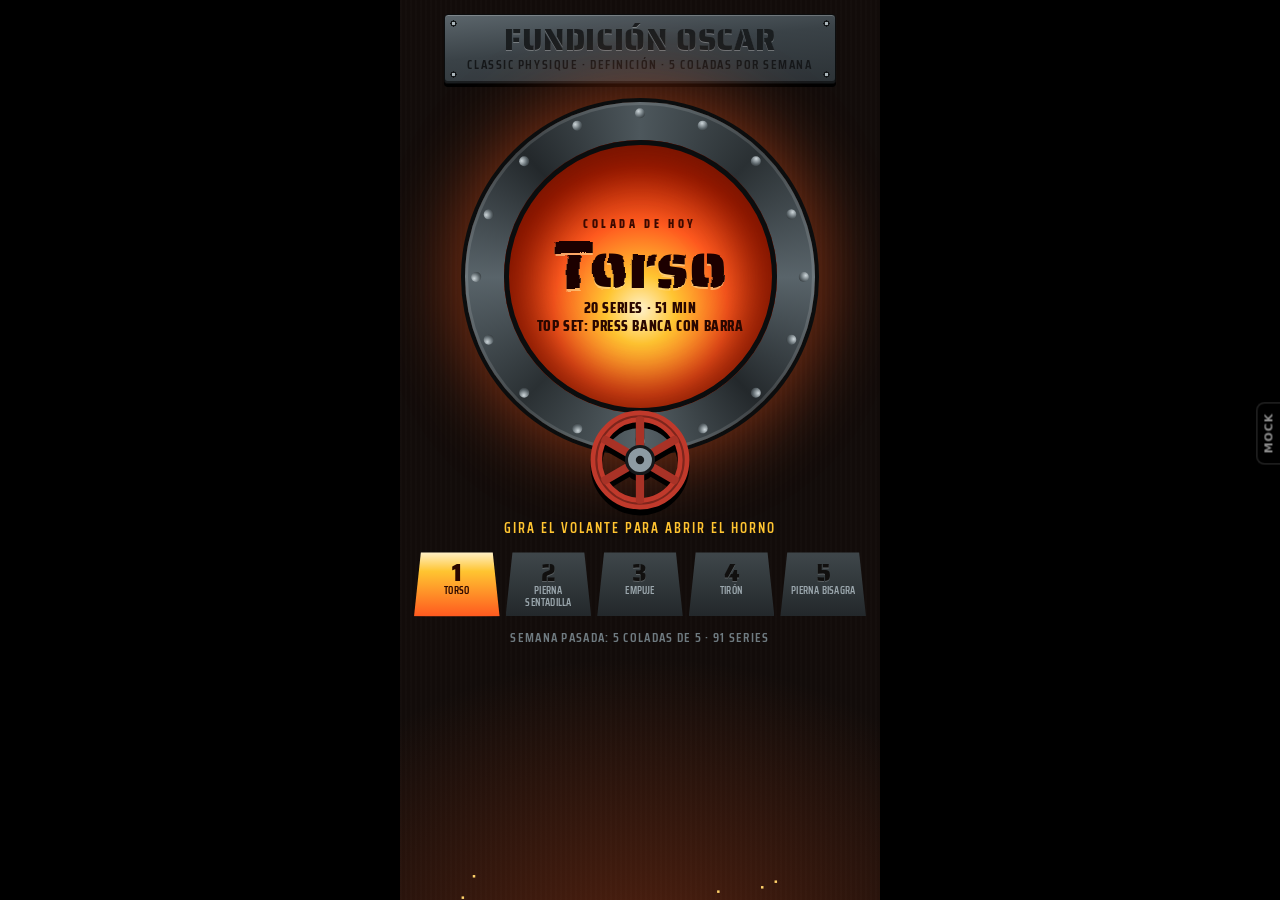
<file: mocks/exploracion/fundicion/index.html>
<!doctype html>
<html lang="es">
<head>
<meta charset="utf-8">
<meta name="viewport" content="width=device-width, initial-scale=1, viewport-fit=cover, user-scalable=no">
<meta name="theme-color" content="#120C0A">
<title>Fundición · mock</title>
<link rel="preconnect" href="https://fonts.googleapis.com">
<link rel="preconnect" href="https://fonts.gstatic.com" crossorigin>
<link href="https://fonts.googleapis.com/css2?family=Saira+Condensed:wght@400;600;800&family=Saira+Stencil+One&display=swap" rel="stylesheet">
<link rel="stylesheet" href="estilo.css">
</head>
<body>
<!-- Calima: el aire caliente deforma lo que está al rojo. -->
<svg width="0" height="0" style="position:absolute" aria-hidden="true"><filter id="calima" x="-10%" y="-10%" width="120%" height="120%">
  <feTurbulence id="calima-ruido" type="fractalNoise" baseFrequency="0.012 0.06" numOctaves="2" seed="3" result="r"/>
  <feDisplacementMap in="SourceGraphic" in2="r" scale="6" xChannelSelector="R" yChannelSelector="G"/></filter></svg>

<main id="escena"></main>
<canvas id="foso" aria-hidden="true"></canvas>      <!-- el foso: los discos de cada serie, con gravedad -->
<div id="enfriado" hidden></div>                    <!-- descanso -->
<div id="crisol" hidden></div>                      <!-- llega el top set -->
<div id="placa" hidden></div>                       <!-- récord -->
<div id="colada" aria-hidden="true"></div>          <!-- transición: metal fundido que baja -->
<canvas id="chispas" aria-hidden="true"></canvas>   <!-- chispas, brasas y vapor -->
<div id="aviso" role="status"></div>

<script src="../comun/datos.js"></script>
<script src="../comun/motor.js"></script>
<script src="../comun/sonido.js"></script>
<script src="../comun/menu.js"></script>
<script src="mock.js"></script>
</body>
</html>
</file>
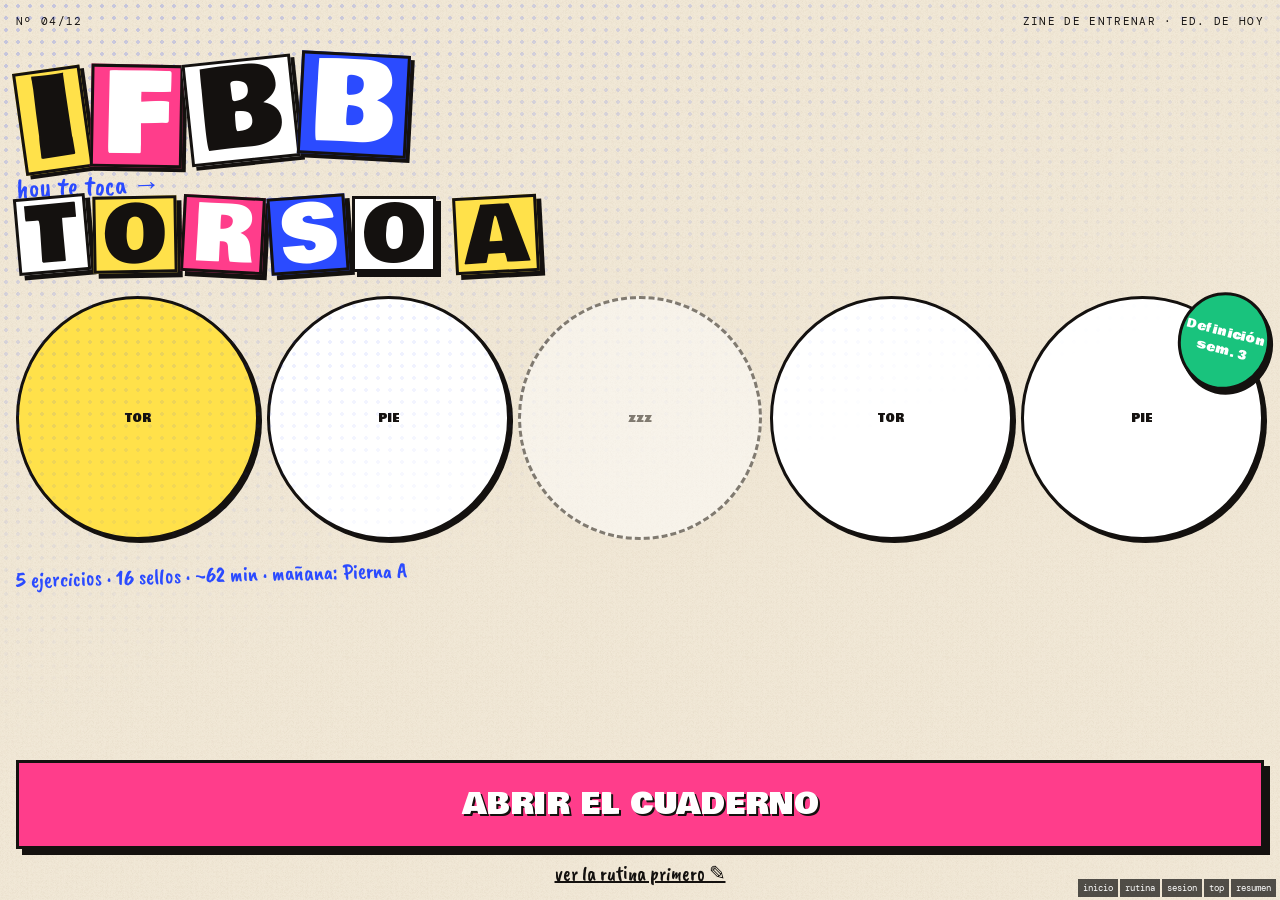
<file: mocks/exploracion/zine/index.html>
<!doctype html>
<html lang="es"><head>
<meta charset="utf-8">
<meta name="viewport" content="width=device-width,initial-scale=1,viewport-fit=cover">
<meta name="theme-color" content="#f2e9d8">
<title>ZINE · IFBB Pro Agent</title>
<link href="https://fonts.googleapis.com/css2?family=Bowlby+One&family=Caveat+Brush&family=DM+Mono:wght@400;500&display=swap" rel="stylesheet">
<style>
:root{--papel:#f2e9d8;--tinta:#14110f;--rosa:#ff3d8b;--azul:#2b4bff;--sol:#ffe14a;--verde:#19c37d;--tx:0;--ty:0;
--b:'Bowlby One',Impact,sans-serif;--m:'Caveat Brush','Comic Sans MS',cursive;--d:'DM Mono',ui-monospace,monospace}
*{box-sizing:border-box;-webkit-tap-highlight-color:transparent;user-select:none}
html,body{margin:0;height:100%;background:#d9cdb4;color:var(--tinta);font-family:var(--d);overflow:hidden}
body{perspective:1400px}
#pg{position:absolute;inset:0;background:var(--papel);overflow:hidden;transform-origin:left center;
 background-image:url("data:image/svg+xml,%3Csvg xmlns='http://www.w3.org/2000/svg' width='200' height='200'%3E%3Cfilter id='n'%3E%3CfeTurbulence baseFrequency='.8' numOctaves='2'/%3E%3CfeColorMatrix values='0 0 0 0 .3 0 0 0 0 .22 0 0 0 0 .1 0 0 0 .13 0'/%3E%3C/filter%3E%3Crect width='200' height='200' filter='url(%23n)'/%3E%3C/svg%3E")}
.sc{position:absolute;inset:0;padding:calc(env(safe-area-inset-top) + 14px) 16px calc(env(safe-area-inset-bottom) + 14px);display:flex;flex-direction:column;overflow-y:auto;overflow-x:hidden;scrollbar-width:none}
.dot{position:absolute;inset:0;pointer-events:none;background:radial-gradient(circle,rgba(43,75,255,.22) 1.6px,transparent 2px) 0 0/12px 12px;mask-image:linear-gradient(160deg,#000,transparent 55%);-webkit-mask-image:linear-gradient(160deg,#000,transparent 55%)}
.h{font-family:var(--b);line-height:.88;text-transform:uppercase}
.mis{text-shadow:3px 3px 0 var(--rosa),-3px -2px 0 var(--azul)}
.hand{font-family:var(--m);color:var(--azul)}
.dep{transform:translate(calc(var(--tx)*var(--k,10)*1px),calc(var(--ty)*var(--k,10)*1px))}
.card{background:#fff;border:3px solid var(--tinta);box-shadow:6px 6px 0 var(--tinta);position:relative}
.cinta{position:absolute;top:-12px;left:50%;width:84px;height:26px;margin-left:-42px;background:repeating-linear-gradient(45deg,rgba(255,225,74,.9) 0 7px,rgba(255,200,40,.9) 7px 14px);transform:rotate(-4deg);opacity:.92}
.pop{animation:pop .7s cubic-bezier(.34,1.8,.5,1) both}
@keyframes pop{0%{transform:scale(0) rotate(-30deg)}60%{transform:scale(1.18) rotate(4deg)}100%{transform:scale(1) rotate(var(--r,0deg))}}
.sq:active{transform:scale(.88,.8) translateY(4px)!important;box-shadow:2px 2px 0 var(--tinta)!important}
.btn{font-family:var(--b);font-size:26px;text-transform:uppercase;border:3px solid var(--tinta);background:var(--rosa);color:#fff;padding:18px 14px;box-shadow:6px 6px 0 var(--tinta);cursor:pointer;transition:transform .15s cubic-bezier(.34,1.8,.5,1),box-shadow .1s;text-shadow:2px 2px 0 var(--tinta);position:relative;overflow:hidden}
.btn.az{background:var(--azul)}.btn.so{background:var(--sol);color:var(--tinta);text-shadow:none}
.btn:active{transform:translate(5px,5px) scale(.97);box-shadow:1px 1px 0 var(--tinta)}
.btn.w{animation:wig 2.2s ease-in-out infinite}@keyframes wig{0%,100%{transform:rotate(-1.2deg)}50%{transform:rotate(1.2deg) scale(1.025)}}
.fix{position:sticky;bottom:0;margin-top:auto;padding-top:14px;z-index:4}
.top-r{display:flex;justify-content:space-between;font-size:11px;letter-spacing:.12em;text-transform:uppercase}
/* portada */
.mast{font-size:min(23vw,110px);color:var(--tinta);margin:10px 0 0;transform:rotate(-3deg)}
.rec{display:inline-block;padding:0 .08em;margin:0 .02em;box-shadow:4px 4px 0 var(--tinta);border:3px solid var(--tinta);transform:rotate(var(--r))}
.cut{font-size:min(16vw,78px);display:flex;flex-wrap:wrap;gap:6px 18px;margin:16px 0 0}.cut>div{display:flex;gap:5px}
.cut span{padding:2px 8px 0;border:3px solid var(--tinta);box-shadow:5px 5px 0 var(--tinta);transform:rotate(var(--r));animation:pop .7s cubic-bezier(.34,1.8,.5,1) both}
.stk{position:absolute;display:grid;place-items:center;text-align:center;font-family:var(--b);border:3px solid var(--tinta);border-radius:50%;box-shadow:4px 4px 0 var(--tinta)}
.semana{display:flex;gap:8px;margin:24px 0 8px}
.dia{flex:1;aspect-ratio:1;border:3px solid var(--tinta);border-radius:50%;display:grid;place-items:center;font-family:var(--b);font-size:11px;background:#fff;box-shadow:3px 3px 0 var(--tinta)}
.dia.hoy{background:var(--sol);animation:lat 1s ease-in-out infinite}.dia.des{border-style:dashed;box-shadow:none;opacity:.5}@keyframes lat{50%{transform:scale(1.22) rotate(8deg)}}
/* rutina */
.regla{background:repeating-linear-gradient(transparent 0 33px,rgba(43,75,255,.28) 33px 34px);}
.ticket{margin:20px 0 6px;padding:14px 12px 12px 54px;transform:rotate(var(--r));animation:slide .65s cubic-bezier(.34,1.5,.5,1) both}
@keyframes slide{from{transform:translateX(120%) rotate(12deg)}}
.ticket .em{position:absolute;left:8px;top:8px;font-size:34px;filter:drop-shadow(2px 2px 0 var(--tinta))}
.ticket h3{margin:0;font-family:var(--b);font-size:18px;text-transform:uppercase;line-height:1}
.ticket small{display:block;margin:6px 0 8px;font-size:11px}
.bol{display:flex;gap:6px;flex-wrap:wrap}.bol i{width:30px;height:30px;border:2.5px solid var(--tinta);border-radius:50%;display:grid;place-items:center;font:700 10px var(--d);font-style:normal;background:#fff}
.bol i.top{background:var(--rosa);color:#fff;box-shadow:0 0 0 3px var(--sol);animation:lat 1.2s infinite}.bol i.bo{background:var(--sol)}
/* sesion */
.etit{font-size:min(10.5vw,48px);margin:6px 0 4px;display:flex;flex-wrap:wrap;gap:3px}.etit span{padding:0 5px;border:2.5px solid var(--tinta);background:var(--c);color:var(--t,#fff);transform:rotate(var(--r));display:inline-block;animation:pop .5s cubic-bezier(.34,1.8,.5,1) both}
.sellos{display:grid;grid-template-columns:repeat(auto-fit,minmax(58px,1fr));gap:8px;margin:12px 0}
.slot{aspect-ratio:1;border:3px dashed var(--tinta);border-radius:50%;display:grid;place-items:center;position:relative;font:500 11px var(--d);background:rgba(255,255,255,.55)}
.slot.on{border-style:solid;background:var(--sol);animation:lat .8s infinite}.slot.top{border-color:var(--rosa)}
.slot .st{position:absolute;inset:-4px;border-radius:50%;border:4px solid var(--azul);background:rgba(43,75,255,.12);display:grid;place-items:center;text-align:center;font:700 11px/1.1 var(--d);color:var(--azul);transform:rotate(var(--r));mix-blend-mode:multiply;animation:stamp .5s cubic-bezier(.3,1.9,.5,1) both}
.slot.top .st{border-color:var(--rosa);color:var(--rosa);background:rgba(255,61,139,.14)}
@keyframes stamp{0%{transform:translateY(-600px) scale(2.6) rotate(-40deg);opacity:0}55%{opacity:1}70%{transform:translateY(0) scale(.82,1.18) rotate(var(--r))}100%{transform:translateY(0) scale(1) rotate(var(--r))}}
.dials{display:grid;grid-template-columns:minmax(0,1fr) minmax(0,1fr);gap:12px;margin:8px 0}
.dl{padding:8px 6px;text-align:center}.dl label{font-size:10px;letter-spacing:.14em;text-transform:uppercase}.dl b{display:block;font-family:var(--b);font-size:min(12.5vw,54px);line-height:1;margin:4px 0;color:var(--azul);text-shadow:3px 3px 0 var(--sol)}
.dl div{display:flex;gap:8px;padding:0 6px}.dl button{flex:1;font:700 24px var(--b);border:3px solid var(--tinta);background:var(--sol);padding:6px 0;box-shadow:3px 3px 0 var(--tinta);cursor:pointer;transition:transform .12s cubic-bezier(.34,1.8,.5,1)}
.dl button:active{transform:translate(3px,3px) scale(.9);box-shadow:0 0 0}
.nota{font-size:22px;transform:rotate(-1.5deg);margin:2px 0}
.evid{display:flex;gap:8px;overflow-x:auto;padding:6px 2px 10px;scrollbar-width:none}.evid span{flex:none;font-size:10.5px;background:#fff;border:2px solid var(--tinta);padding:4px 7px;transform:rotate(var(--r))}.evid b{background:var(--azul);color:#fff;padding:0 4px}
.stamp-fall{position:fixed;z-index:70;width:130px;height:150px;pointer-events:none;left:0;top:0}
/* bomba */
.rest{position:fixed;inset:0;z-index:40;display:none;flex-direction:column;align-items:center;justify-content:center;background:var(--azul);padding:20px;text-align:center;color:#fff;overflow:hidden}
.rest.on{display:flex;animation:circ .5s cubic-bezier(.4,0,.2,1)}@keyframes circ{from{clip-path:circle(0% at 50% 85%)}to{clip-path:circle(150% at 50% 85%)}}
.rest .dot{background:radial-gradient(circle,rgba(255,255,255,.2) 2px,transparent 2.5px) 0 0/16px 16px;mask-image:none;-webkit-mask-image:none}
.rest h3{font-family:var(--m);font-size:28px;margin:0;color:var(--sol);transform:rotate(-3deg);z-index:1}
#bomba{width:min(78vw,330px);z-index:1;overflow:visible}
.rest p{font-size:12px;z-index:1;margin:2px 0 10px}
.sk{z-index:1;font-family:var(--m);font-size:22px;background:#fff;color:var(--tinta);border:3px solid var(--tinta);padding:6px 16px;box-shadow:4px 4px 0 var(--tinta);transform:rotate(2deg)}
/* rasca */
.scr-wrap{position:relative;height:210px;margin:10px 0;border:3px solid var(--tinta);box-shadow:6px 6px 0 var(--tinta);background:var(--sol);overflow:hidden}
.scr-wrap .under{position:absolute;inset:0;display:grid;place-items:center;text-align:center}
.scr-wrap .under b{font-family:var(--b);font-size:min(17vw,70px);color:var(--rosa);text-shadow:4px 4px 0 var(--tinta);line-height:.9}
.scr-wrap canvas{position:absolute;inset:0;width:100%;height:100%;touch-action:none;cursor:grab}
.pill{position:fixed;left:50%;top:14%;z-index:80;transform:translateX(-50%) rotate(-3deg);background:var(--sol);border:3px solid var(--tinta);box-shadow:5px 5px 0 var(--tinta);padding:10px 14px;font:700 13px var(--d);text-align:center;max-width:90vw;animation:pill 3.2s cubic-bezier(.34,1.6,.5,1) forwards;pointer-events:none}
@keyframes pill{0%{transform:translate(-50%,-200%) rotate(-12deg)}12%,85%{transform:translate(-50%,0) rotate(-3deg)}100%{transform:translate(-50%,-200%) rotate(6deg)}}
#cf{position:fixed;inset:0;pointer-events:none;z-index:90;width:100%;height:100%}
.slam{position:fixed;inset:0;z-index:85;display:none;place-items:center;pointer-events:none}.slam.on{display:grid}
.slam .big{font-family:var(--b);font-size:min(30vw,150px);color:var(--rosa);border:10px solid var(--rosa);padding:6px 20px;transform:rotate(-8deg);mix-blend-mode:multiply;background:rgba(255,255,255,.2);text-align:center;line-height:.9;animation:slam .9s cubic-bezier(.2,1.6,.4,1) both}
@keyframes slam{0%{transform:scale(7) rotate(-25deg);opacity:0}40%{opacity:1}55%{transform:scale(.82) rotate(-8deg)}70%{transform:scale(1.06) rotate(-8deg)}100%{transform:scale(1) rotate(-8deg)}}
/* resumen */
.ticketr{background:#fff;margin:34px 6px 14px;padding:16px 14px 26px;font-size:12.5px;position:relative;box-shadow:0 0 0 2px #0002,6px 8px 0 #0003;transform-origin:top;animation:imprime 1.6s steps(24) both;-webkit-mask:conic-gradient(from -45deg at bottom,#0000,#000 1deg 89deg,#0000 90deg) 50%/14px 100%;mask:conic-gradient(from -45deg at bottom,#0000,#000 1deg 89deg,#0000 90deg) 50%/14px 100%}
@keyframes imprime{from{clip-path:inset(0 0 100% 0);transform:translateY(-40px)}to{clip-path:inset(0)}}
.rl{display:flex;justify-content:space-between;border-bottom:1px dotted #0006;padding:5px 0}
.tot{font-family:var(--b);font-size:min(16vw,70px);text-align:center;color:var(--azul);text-shadow:3px 3px 0 var(--sol);margin:6px 0}
.nota-g{position:absolute;right:-6px;top:-24px;width:96px;height:96px;font-size:54px;background:var(--rosa);color:#fff;transform:rotate(14deg) scale(0);animation:pop .6s 1.9s cubic-bezier(.34,1.8,.5,1) forwards;--r:14deg}
.album{display:flex;gap:8px;flex-wrap:wrap;margin:10px 0;justify-content:center}.album .a{width:62px;height:62px;border:3px solid var(--tinta);border-radius:14px;display:grid;place-items:center;font-size:30px;background:#fff;box-shadow:3px 3px 0 var(--tinta);transform:rotate(var(--r));animation:pop .6s cubic-bezier(.34,1.8,.5,1) both}
#nav{position:fixed;right:4px;bottom:calc(env(safe-area-inset-bottom) + 3px);z-index:120;display:flex;gap:2px;font:9px var(--d)}#nav a{background:#000a;color:#fff;padding:3px 5px;text-decoration:none}#nav a.act{background:var(--rosa)}
</style></head><body>
<canvas id="cf"></canvas><div class="slam" id="slam"></div>
<div id="pg"></div><div id="nav"></div>
<script src="../_comun/nucleo.js"></script>
<script>
(function(){
'use strict';
const {A,haptic,fmtS,n1,rnd,clamp}=IFBB;const $=s=>document.querySelector(s),pg=$('#pg');
let S=null,vals={weight:0,reps:0},nombre='tú';const EMO={'Pecho':'💪','Espalda':'🦍','Hombro':'🥥','Tríceps':'🔨'};
const COL=['#ff3d8b','#2b4bff','#ffe14a','#19c37d','#ff8a1a','#14110f'];const sleep=ms=>new Promise(r=>setTimeout(r,ms));
const pill=t=>{const p=document.createElement('div');p.className='pill';p.textContent=t;document.body.appendChild(p);setTimeout(()=>p.remove(),3300)};
const rr=(a)=>((Math.random()*2-1)*a).toFixed(1)+'deg';
/* ---- Inclinación: el papel sigue el dedo / el teléfono ---- */
function tilt(x,y){document.documentElement.style.setProperty('--tx',x.toFixed(3));document.documentElement.style.setProperty('--ty',y.toFixed(3))}
addEventListener('pointermove',e=>tilt(e.clientX/innerWidth-.5,e.clientY/innerHeight-.5));
addEventListener('deviceorientation',e=>{if(e.gamma!=null)tilt(clamp(e.gamma/40,-.5,.5),clamp((e.beta-45)/60,-.5,.5))});
/* ---- Confeti de papel + stickers con física ---- */
const cf=$('#cf'),cx=cf.getContext('2d');let PC=[];function sz(){cf.width=innerWidth*devicePixelRatio;cf.height=innerHeight*devicePixelRatio;cx.setTransform(devicePixelRatio,0,0,devicePixelRatio,0,0)}addEventListener('resize',sz);sz();
function confeti(x,y,n,pot,emojis){for(let i=0;i<n;i++){const a=rnd(-Math.PI,0)+rnd(-.5,.5),v=rnd(.3,1)*pot;PC.push({x,y,vx:Math.cos(a)*v,vy:Math.sin(a)*v,w:rnd(7,15),h:rnd(10,24),r:rnd(0,6),vr:rnd(-9,9),f:rnd(0,6),c:COL[(Math.random()*5)|0],l:rnd(2.4,4),t:0,e:emojis&&Math.random()<.35?emojis[(Math.random()*emojis.length)|0]:null})}}
function lluvia(emojis,n){for(let i=0;i<n;i++)setTimeout(()=>PC.push({x:rnd(0,innerWidth),y:-30,vx:rnd(-40,40),vy:rnd(80,240),w:10,h:16,r:rnd(0,6),vr:rnd(-5,5),f:rnd(0,6),c:COL[(Math.random()*5)|0],l:5,t:0,e:emojis[(Math.random()*emojis.length)|0],g:50}),i*45)}
let lt=performance.now();(function f(n){const dt=Math.min(.05,(n-lt)/1000);lt=n;cx.clearRect(0,0,innerWidth,innerHeight);PC=PC.filter(p=>{p.t+=dt;if(p.t>p.l||p.y>innerHeight+40)return false;p.vy+=(p.g==null?620:p.g)*dt;p.vx*=.992;p.x+=p.vx*dt;p.y+=p.vy*dt;p.r+=p.vr*dt;p.f+=dt*8;cx.save();cx.translate(p.x,p.y);cx.rotate(p.r);cx.globalAlpha=Math.min(1,(p.l-p.t)*2);if(p.e){cx.font='28px serif';cx.scale(Math.cos(p.f),1);cx.fillText(p.e,-14,10)}else{cx.scale(1,Math.cos(p.f));cx.fillStyle=p.c;cx.strokeStyle='#14110f';cx.lineWidth=1.5;cx.fillRect(-p.w/2,-p.h/2,p.w,p.h);cx.strokeRect(-p.w/2,-p.h/2,p.w,p.h)}cx.restore();return true});requestAnimationFrame(f)})(lt);
function manchas(x,y,n,col){for(let i=0;i<n;i++){const d=document.createElement('i');const s=rnd(6,22),a=rnd(0,7),dist=rnd(10,80);d.style.cssText=`position:fixed;z-index:60;left:${x}px;top:${y}px;width:${s}px;height:${s}px;border-radius:50%;background:${col};mix-blend-mode:multiply;pointer-events:none`;document.body.appendChild(d);d.animate([{transform:'translate(-50%,-50%) scale(0)'},{transform:`translate(${Math.cos(a)*dist}px,${Math.sin(a)*dist}px) scale(1.1)`,offset:.3},{transform:`translate(${Math.cos(a)*dist}px,${Math.sin(a)*dist}px) scale(1)`,opacity:.9,offset:.8},{opacity:0,transform:`translate(${Math.cos(a)*dist}px,${Math.sin(a)*dist}px) scale(1)`}],{duration:1400}).onfinish=()=>d.remove()}}
function slam(txt,ms){const s=$('#slam');s.innerHTML=`<div class="big">${txt}</div>`;s.classList.add('on');setTimeout(()=>s.classList.remove('on'),ms||1500)}
function shakePg(m,ms){pg.animate([{transform:`translate(${m}px,${m}px) rotate(${m/8}deg)`},{transform:`translate(${-m}px,${-m/2}px) rotate(${-m/10}deg)`},{transform:`translate(${m/2}px,0)`},{transform:'none'}],{duration:ms,easing:'ease-out'})}

/* ---- Pasar página (3D) ---- */
function pasa(h){const a=pg.animate([{transform:'rotateY(0)',filter:'brightness(1)'},{transform:'rotateY(-95deg)',filter:'brightness(.5)'}],{duration:380,easing:'cubic-bezier(.6,0,.9,.5)',fill:'forwards'});A.ruido(.3,.3,2500,0,'highpass');A.tono(300,.25,'sine',.05,0,120);a.onfinish=()=>{location.hash='#'+h;a.cancel();pg.animate([{transform:'rotateY(80deg)',filter:'brightness(.6)'},{transform:'rotateY(0)',filter:'brightness(1)'}],{duration:520,easing:'cubic-bezier(.2,1.4,.4,1)'})}}
const pinta=h=>{pg.innerHTML='<div class="sc">'+h+'</div>'};

/* ---- Pantallas ---- */
function inicio(){S=null;const D=IFBB.DIA,f=new Date();
 pinta(`<div class="dot"></div><div class="top-r"><span>Nº ${String(f.getDate()).padStart(2,'0')}/${String(f.getMonth()+1).padStart(2,'0')}</span><span>Zine de entrenar · ed. de hoy</span></div>
 <div class="h mast dep" style="--k:-14">${[['I','var(--sol)',-5],['F','var(--rosa)',4],['B','#fff',-3],['B','var(--azul)',6]].map(([c,b,r])=>`<span class="rec" style="background:${b};color:${b==='#fff'||b==='var(--sol)'?'var(--tinta)':'#fff'};--r:${r}deg">${c}</span>`).join('')}</div>
 <div class="hand" style="font-size:28px;margin:8px 0 -4px;transform:rotate(-2deg)">hoy te toca →</div>
 <div class="h cut dep" style="--k:8">${D.nombre.toUpperCase().split(' ').map((w,wi)=>'<div>'+w.split('').map((c,i0)=>{const i=i0+wi*6;return `<span style="background:${['#fff','var(--sol)','var(--rosa)','var(--azul)','#fff'][i%5]};color:${['var(--tinta)','var(--tinta)','#fff','#fff','var(--tinta)'][i%5]};--r:${((i*37)%11-5)}deg;animation-delay:${i*.07}s">${c}</span>`}).join('')+'</div>').join('')}</div>
 <div class="stk dep pop" style="--k:-18;right:10px;top:292px;width:92px;height:98px;background:var(--verde);color:#fff;font-size:12px;--r:14deg;transform:rotate(14deg);animation-delay:.6s">${D.fase}<br>sem. 3</div>
 <div class="semana">${D.semana.map((d,i)=>`<div class="dia ${i===0?'hoy':''} ${d==='Descanso'?'des':''}">${d==='Descanso'?'zzz':d.split(' ')[0].slice(0,3).toUpperCase()}</div>`).join('')}</div>
 <div class="hand nota">5 ejercicios · 16 sellos · ~${D.minutos} min · mañana: ${D.siguiente}</div>
 <div class="fix"><button class="btn w sq" id="go" style="width:100%;font-size:30px">Abrir el cuaderno</button><div style="text-align:center;margin-top:12px"><a href="#rutina" class="hand" style="font-size:20px;color:var(--tinta)">ver la rutina primero ✎</a></div></div>`);
 $('#go').onclick=e=>{A.pop();haptic(30);const r=e.target.getBoundingClientRect();confeti(r.left+r.width/2,r.top,50,520);setTimeout(()=>pasa('sesion'),250)};
 document.querySelector('.fix a').onclick=ev=>{ev.preventDefault();pasa('rutina')}}
function rutina(){const s=IFBB.crearSesion(),D=IFBB.DIA;
 pinta(`<div class="dot"></div><div class="top-r"><a href="#inicio" style="color:inherit">‹ portada</a><span>${D.minutos} min</span></div>
 <div class="h mis" style="font-size:min(15vw,66px);margin:10px 0 0;transform:rotate(-2deg)">${D.nombre}</div><div class="hand" style="font-size:24px">lo que toca hoy, en orden:</div>
 ${s.ex.map((e,i)=>`<div class="card ticket" style="--r:${((i*53)%7-3)}deg;animation-delay:${i*.1}s"><div class="cinta"></div><div class="em">${EMO[e.muscle]||'✨'}</div><h3>${e.name}</h3><small>${e.muscle} · descanso ${fmtS(e.sets[0].restS)} · última ${e.u[0][0]}×${e.u[0][1]}</small><div class="bol">${e.sets.map((st,k)=>`<i class="${st.setType==='top'?'top':st.setType==='backoff'?'bo':''}">${st.setType==='top'?'★':k+1}</i>`).join('')}</div></div>`).join('')}
 <div class="fix"><button class="btn w sq" id="go" style="width:100%">¡A darle!</button></div>`);
 $('#go').onclick=()=>{A.pop();haptic(30);pasa('sesion')}}

function nueva(){S=IFBB.crearSesion();
 S.on('a5',()=>pill('A5 · el back-off pesa de más: queda sellado como serie normal'));
 S.on('descanso',()=>bomba());S.on('tick',tickBomba);
 S.on('descansoFin',async e=>{const r=$('#rest');if(!r)return;r.querySelector('svg').style.display='none';r.insertAdjacentHTML('beforeend','<div class="h" style="font-size:min(20vw,90px);color:var(--sol);text-shadow:4px 4px 0 var(--tinta);transform:rotate(-4deg);z-index:2">¡A la<br>carga!</div>');A.pop();A.bell();haptic([200,100,200]);confeti(innerWidth/2,innerHeight*.45,140,700);await sleep(1100);dibuja()});
 S.on('fin',r=>{window.__r=r;setTimeout(()=>pasa('resumen'),2300)});window.__r=null}
function sesion(h){if(!S||S.finalizada||h==='top')nueva();dibuja()}
function dibuja(){const {ei,si}=S.pos,e=S.ex[ei],st=e.sets[si],top=st.setType==='top';vals=Object.assign({},vals,S.sug(ei,si));
 pinta(`<div class="dot"></div><div class="top-r"><a href="#rutina" style="color:inherit">‹ rutina</a><span>sello ${S.hechas+1}/${S.total}</span></div>
 <div class="hand" style="font-size:22px;margin-top:6px;transform:rotate(-1deg)">ejercicio ${ei+1} de ${S.ex.length} · ${e.muscle.toLowerCase()}</div>
 <div class="h etit dep" style="--k:6">${e.name.split(' ').map((w,i)=>`<span style="--c:${['var(--rosa)','var(--azul)','var(--sol)','var(--verde)'][i%4]};--t:${i%4===2?'var(--tinta)':'#fff'};--r:${((i*29+ei*7)%9-4)}deg;animation-delay:${i*.08}s">${w}</span>`).join('')}</div>
 <div class="sellos" id="sl">${e.sets.map((x,i)=>{const v=S.v[ei][i];return `<div class="slot ${i===si?'on':''} ${x.setType==='top'?'top':''}" data-i="${i}">${v.done?`<div class="st" style="--r:${((i*47)%25-12)}deg">${n1(v.weight)}<br>×${v.reps}</div>`:(x.setType==='top'?'★ TOP':x.setType==='backoff'?'BO '+x.setNumber:i+1)}</div>`}).join('')}</div>
 ${top?`<div class="card" style="padding:10px;transform:rotate(-1deg);background:var(--sol)"><div class="hand" style="font-size:22px;color:var(--tinta)">¡TOP SET! Ajusta la carga y luego rasca el cartón ↓</div></div>`:''}
 <div class="dials"><div class="card dl"><label>kg</label><b id="vw">${n1(vals.weight)}</b><div><button data-w="-2.5">−</button><button data-w="2.5">+</button></div></div><div class="card dl"><label>reps · obj ${st.repsLabel}</label><b id="vr">${vals.reps}</b><div><button data-r="-1">−</button><button data-r="1">+</button></div></div></div>
 <div class="hand nota">última vez: ${e.u.slice(0,3).map(s=>s[0]+'×'+s[1]).join(' · ')}${e.barra?` · discos: ${S.discos(vals.weight).join('+')||'barra'}`:''}</div>
 ${top?`<div class="scr-wrap" id="scw"><div class="under"><div><div class="hand" style="font-size:24px;color:var(--tinta)">tu top set</div><b id="rv">${n1(vals.weight)}×${vals.reps}</b></div></div><canvas id="scc"></canvas></div>`:''}
 <div class="evid">${S.evidencia(ei,si).map((x,i)=>`<span style="--r:${i%2?1.5:-1.5}deg"><b>${x.nivel}</b> ${x.titulo} · ${x.dec}</span>`).join('')}</div>
 ${top?'':`<div class="fix"><button class="btn w sq" id="st" style="width:100%;font-size:30px">¡Estampar!</button></div>`}
 <div class="rest" id="rest"></div>`);
 document.querySelectorAll('[data-w]').forEach(b=>b.onclick=()=>{vals.weight=Math.max(0,vals.weight+parseFloat(b.dataset.w));A.tick();haptic(8);const v=$('#vw');v.textContent=n1(vals.weight);v.animate([{transform:'scale(1.4) rotate(-6deg)'},{transform:'scale(1)'}],{duration:320,easing:'cubic-bezier(.34,1.8,.5,1)'});const rv=$('#rv');if(rv)rv.textContent=n1(vals.weight)+'×'+vals.reps});
 document.querySelectorAll('[data-r]').forEach(b=>b.onclick=()=>{vals.reps=Math.max(1,vals.reps+parseInt(b.dataset.r));A.tick();haptic(8);const v=$('#vr');v.textContent=vals.reps;v.animate([{transform:'scale(1.4) rotate(6deg)'},{transform:'scale(1)'}],{duration:320,easing:'cubic-bezier(.34,1.8,.5,1)'});const rv=$('#rv');if(rv)rv.textContent=n1(vals.weight)+'×'+vals.reps});
 if(top)rasca(ei,si);else $('#st').onclick=()=>estampa(ei,si)}
async function estampa(ei,si){const slot=document.querySelector(`.slot[data-i="${si}"]`),r=slot.getBoundingClientRect();
 const g=document.createElement('div');g.className='stamp-fall';g.innerHTML='<svg viewBox="0 0 130 150"><rect x="50" y="0" width="30" height="62" rx="12" fill="#14110f"/><rect x="10" y="62" width="110" height="26" rx="6" fill="#ff3d8b" stroke="#14110f" stroke-width="4"/><rect x="26" y="88" width="78" height="20" fill="#2b4bff" stroke="#14110f" stroke-width="4"/></svg>';document.body.appendChild(g);
 g.style.left=(r.left+r.width/2-65)+'px';g.animate([{transform:'translateY(-120vh) rotate(-30deg) scale(1.6)'},{transform:`translateY(${r.top-120}px) rotate(0) scale(1,1.15)`,offset:.78},{transform:`translateY(${r.top-100}px) scale(1.25,.7)`,offset:.9},{transform:`translateY(${r.top-120}px) scale(1)`,offset:1}],{duration:380,easing:'cubic-bezier(.5,0,1,.6)',fill:'forwards'}).onfinish=async()=>{
  const p=S.registrar(ei,si,vals,true);haptic([30,20,50]);A.thunk();shakePg(7,300);manchas(r.left+r.width/2,r.top+r.height/2,14,'#2b4bff');confeti(r.left+r.width/2,r.top+10,40+p.hechas*3,520);
  slot.innerHTML+=`<div class="st" style="--r:${rnd(-14,14).toFixed(0)}deg">${n1(p.weight)}<br>×${p.reps}</div>`;slot.classList.remove('on');
  await sleep(300);g.animate([{opacity:1},{opacity:0,transform:'translateY(-100vh)'}],{duration:350}).onfinish=()=>g.remove();
  if(p.a5)S.emit('a5',p);
  if(p.compl){A.fanfare();slam(p.todo?'¡LISTO!':'¡LISTA!',1300);confeti(innerWidth/2,innerHeight/2,100,800,['⭐','✨'])}
  await sleep(p.compl?1400:200);
  if(p.todo){S.emit('serie',p);S.finalizar()}else S.iniciarDescanso(p.set.restS,p.set.setType)}}
/* Top set: cartón de rasca */
function rasca(ei,si){const wrap=$('#scw'),cv=$('#scc'),w=wrap.clientWidth,h=wrap.clientHeight,x=cv.getContext('2d');cv.width=w;cv.height=h;
 const gr=x.createLinearGradient(0,0,w,h);gr.addColorStop(0,'#cfd5dc');gr.addColorStop(.3,'#fff');gr.addColorStop(.5,'#9aa3ad');gr.addColorStop(.8,'#eef2f6');gr.addColorStop(1,'#aeb6bf');x.fillStyle=gr;x.fillRect(0,0,w,h);
 x.fillStyle='#14110f';x.font='28px "Bowlby One",Impact';x.textAlign='center';x.fillText('RASCA',w/2,h/2-8);x.font='500 13px "DM Mono",monospace';x.fillText('TOP SET · 4–6 REPS · RIR 1–2',w/2,h/2+22);x.font='34px serif';x.fillText('✋',w/2+84,h/2+60);
 let done=false,down=false,lastN=0;const rascar=ev=>{if(!down||done)return;const b=cv.getBoundingClientRect(),px=ev.clientX-b.left,py=ev.clientY-b.top;x.globalCompositeOperation='destination-out';x.beginPath();x.arc(px,py,26,0,7);x.fill();
  const n=performance.now();if(n-lastN>45){lastN=n;A.ruido(.05,.14,4500,0,'highpass');haptic(6);const f=document.createElement('i');confeti(ev.clientX,ev.clientY,1,160)}
  if(n-(rascar.c||0)>200){rascar.c=n;const d=x.getImageData(0,0,w,h).data;let t=0;for(let i=3;i<d.length;i+=64)if(d[i]<20)t++;if(t/(d.length/64)>.5)revela()}};
 cv.onpointerdown=e=>{down=true;cv.setPointerCapture(e.pointerId);rascar(e)};cv.onpointermove=rascar;cv.onpointerup=()=>{down=false};
 async function revela(){if(done)return;done=true;cv.style.transition='opacity .25s';cv.style.opacity=0;const p=S.registrar(ei,si,vals,true);
  A.riser(.35);await sleep(250);A.boom();A.fanfare();haptic([80,40,80,40,300]);shakePg(22,700);slam(p.rec?'RÉCORD':'¡TOP!',1700);confeti(innerWidth/2,innerHeight*.4,220,1000,['🏆','⭐','🔥']);if(p.rec){lluvia(['🏆','⭐','🔥','💥','🥇'],40);manchas(innerWidth/2,innerHeight*.4,26,'#ff3d8b')}
  wrap.animate([{transform:'scale(1)'},{transform:'scale(1.12) rotate(-3deg)'},{transform:'scale(1)'}],{duration:500,easing:'cubic-bezier(.34,1.8,.5,1)'});
  if(p.rec)setTimeout(()=>pill(`1RM estimado ${n1(p.e1)} kg · antes ${n1(p.ex.mejorE1)} kg`),700);
  await sleep(2600);S.iniciarDescanso(p.set.restS,p.set.setType)}}
/* Descanso: bomba de dibujos con mecha */
function bomba(){const r=$('#rest');if(!r)return;const n=S.pos,e=S.ex[n.ei],st=e&&e.sets[n.si];
 r.innerHTML=`<div class="dot"></div><h3>¡cuidado, la mecha!</h3><svg id="bomba" viewBox="0 0 300 320"><g id="bg"><circle cx="150" cy="195" r="105" fill="#14110f" stroke="#14110f" stroke-width="6"/><ellipse cx="112" cy="150" rx="28" ry="16" fill="#fff" opacity=".25" transform="rotate(-30 112 150)"/><rect x="128" y="76" width="44" height="26" rx="6" fill="#8b8f99" stroke="#14110f" stroke-width="5"/>
 <g id="ojos"><circle cx="112" cy="185" r="17" fill="#fff"/><circle cx="188" cy="185" r="17" fill="#fff"/><circle id="p1" cx="112" cy="185" r="7" fill="#14110f"/><circle id="p2" cx="188" cy="185" r="7" fill="#14110f"/></g><path id="boca" d="M120 238 Q150 218 180 238" stroke="#fff" stroke-width="6" fill="none" stroke-linecap="round"/><text id="tn" x="150" y="283" text-anchor="middle" font-family="Bowlby One,Impact" font-size="40" fill="#ffe14a" stroke="#14110f" stroke-width="2">0:00</text></g>
 <path id="mecha" d="M150 78 C150 40 100 40 110 10 C115 -6 70 0 60 20" stroke="#c9a15a" stroke-width="7" fill="none" stroke-linecap="round" stroke-dasharray="4 0"/><g id="chispa"><circle r="14" fill="#ffe14a" stroke="#14110f" stroke-width="3"/><circle r="6" fill="#ff3d8b"/></g><text id="gota" x="214" y="140" font-size="26" opacity="0">💧</text></svg>
 <p>${st?`siguiente: ${st.setType==='top'?'TOP SET ★':e.name.toLowerCase()} · ${S.evidencia(n.ei,n.si)[0].titulo.toLowerCase()}`:''}</p><button class="sk" id="sk">apagar la mecha →</button>`;r.classList.add('on');
 const m=$('#mecha');window.__ml=m.getTotalLength();$('#sk').onclick=()=>{A.pop();S.saltar()};haptic(25);A.tono(600,.1,'triangle',.1)}
function tickBomba(t){const m=$('#mecha');if(!m)return;const L=window.__ml,rest=1-t.f;const pt=m.getPointAtLength(L*(1-rest));$('#chispa').setAttribute('transform',`translate(${pt.x} ${pt.y}) scale(${1+Math.sin(performance.now()/60)*.25})`);m.style.strokeDasharray=`${L*rest} ${L}`;m.style.strokeDashoffset=-L*(1-rest);
 $('#tn').textContent=t.label;const g=$('#bg'),k=t.f;g.setAttribute('transform',`translate(${Math.sin(performance.now()/40)*k*6} ${Math.cos(performance.now()/33)*k*4})`);
 $('#p1').setAttribute('cy',185+Math.sin(performance.now()/300)*3);$('#boca').setAttribute('d',`M120 ${238-k*0} Q150 ${218+k*40} 180 ${238}`);$('#gota').setAttribute('opacity',k>.6?1:0);$('#gota').setAttribute('y',140+k*60);if(Math.random()<.2+k*.4)A.tick();
 if(Math.random()<.35)confeti(pt.x*($('#bomba').clientWidth/300)+$('#bomba').getBoundingClientRect().left,pt.y*($('#bomba').clientHeight/320)+$('#bomba').getBoundingClientRect().top,1,200)}
function resumen(){const r=window.__r||(()=>{const s=IFBB.crearSesion();s.autocompletar();return s.resumen()})();const em=['💪','🦍','🥥','🔨','🔥','⭐'];
 pinta(`<div class="dot"></div><div class="top-r"><span>recibo del día</span><span>${new Date().toLocaleDateString('es')}</span></div>
 <div class="h mis" style="font-size:min(17vw,76px);margin:8px 0 0;transform:rotate(-2deg);animation:pop .6s both">¡Lo<br>hiciste!</div>
 <div class="ticketr"><div class="stk nota-g">${r.nota}</div><div style="text-align:center;letter-spacing:.25em;font-size:11px">★ IFBB PRO AGENT ★<br>${IFBB.DIA.nombre.toUpperCase()} · ${r.minutos} MIN</div><div style="border-top:2px dashed #000;margin:8px 0"></div>
 ${r.filas.map(f=>`<div class="rl"><span>${f.name.slice(0,24)}</span><span>${f.series}/${f.de} · ${Math.round(f.vol)}</span></div>`).join('')}
 ${r.records.map(x=>`<div class="rl" style="background:var(--sol);font-weight:500"><span>★ RÉCORD ${x.name.slice(0,16)}</span><span>${n1(x.e1)} 1RM</span></div>`).join('')}
 <div style="border-top:2px dashed #000;margin:8px 0"></div><div class="hand" style="text-align:center;font-size:22px">kilos movidos</div><div class="tot" id="tot">0</div><div style="text-align:center;font-size:11px">${r.delta>=0?'+':''}${r.delta}% vs. la última vez · ${r.sets}/${r.total} sellos</div></div>
 <div class="album">${r.filas.map((f,i)=>`<div class="a" style="--r:${((i*41)%13-6)}deg;animation-delay:${2.4+i*.15}s">${em[i%6]}</div>`).join('')}${r.records.map((x,i)=>`<div class="a" style="background:var(--sol);--r:5deg;animation-delay:3.3s">🏆</div>`).join('')}</div>
 <div class="hand nota" style="text-align:center">mañana: ${IFBB.DIA.siguiente.toLowerCase()} ✎</div>
 <div class="fix"><button class="btn so sq" id="x" style="width:100%">Cerrar el cuaderno</button></div>`);
 const el=$('#tot'),t0=performance.now()+1500;(function f(n){const k=clamp((n-t0)/1800,0,1),e=1-Math.pow(1-k,3);el.textContent=Math.round(r.vol*e).toLocaleString('es');if(k<1){if(k>0&&Math.random()<.5)A.tick();requestAnimationFrame(f)}else{A.thunk();shakePg(10,300)}})(t0);
 setTimeout(()=>{A.fanfare();confeti(innerWidth/2,innerHeight*.5,200,900,['⭐','💪','🏆']);lluvia(['🏆','⭐','💪','🔥'],r.records.length?36:16);haptic([40,30,40,30,200])},1900);
 let ti=0;const pr=setInterval(()=>{if(ti++>26||!$('.ticketr'))return clearInterval(pr);A.tono(900+Math.random()*200,.02,'square',.025)},60);
 $('#x').onclick=()=>{A.pop();pasa('inicio')}}

const nav=$('#nav');['inicio','rutina','sesion','top','resumen'].forEach(n=>{const a=document.createElement('a');a.href='#'+n;a.textContent=n;nav.appendChild(a)});
addEventListener('hashchange',()=>nav.querySelectorAll('a').forEach(a=>a.classList.toggle('act',a.hash===location.hash)));
addEventListener('pointerdown',()=>A.c(),{once:true});
IFBB.router({inicio,rutina,sesion,top:sesion,resumen},'inicio');
})();
</script></body></html>
</file>
<file: mocks/exploracion/arcade/estilo.css>
/* Jefe Final: la sesión como un juego de rol de 16 bits. Todo se mueve a saltos (steps), nada se desliza: píxeles gordos, ventanas de menú,
 * barras de vida, números de daño y un tubo de rayos catódicos por encima. */
:root {
  --noche: #1A1140; --morado: #3B1F7A; --rosa: #FF4F9A; --amarillo: #FFD23F; --cian: #3DF2FF; --verde: #4BE36A; --rojo: #FF3B3B; --blanco: #FFFFFF; --tinta: #0B0A1A;
  --pixel: 'Silkscreen', 'Press Start 2P', 'Courier New', monospace; --bloque: 'Press Start 2P', 'Silkscreen', 'Courier New', monospace; --term: 'VT323', 'Courier New', monospace;
}
* { box-sizing: border-box; -webkit-tap-highlight-color: transparent; }
html, body { margin: 0; height: 100%; background: #000; overscroll-behavior: none; }
body { font-family: var(--term); font-size: 22px; line-height: 1; color: var(--blanco); overflow: hidden; touch-action: manipulation; user-select: none; -webkit-user-select: none; -webkit-font-smoothing: none; }
button { font: inherit; color: inherit; cursor: pointer; border: 0; background: none; padding: 0; }
img.px, canvas { image-rendering: pixelated; image-rendering: crisp-edges; }

#escena, #hoguera, #alerta, #record, #pixeles, #cortina, #crt { position: fixed; top: 0; bottom: 0; left: max(0px, calc(50vw - 240px)); width: min(100vw, 480px); }
#escena { background: var(--noche); overflow: hidden; }
#pixeles { z-index: 80; pointer-events: none; height: 100%; }
#cortina { z-index: 85; pointer-events: none; height: 100%; }
#crt { z-index: 90; pointer-events: none; background: repeating-linear-gradient(0deg, rgba(0, 0, 0, .22) 0 2px, transparent 2px 4px), radial-gradient(ellipse at 50% 50%, transparent 55%, rgba(0, 0, 0, .5) 100%); animation: tubo .12s steps(2) infinite; }
@keyframes tubo { 50% { opacity: .82; } }
.pantalla { position: absolute; inset: 0; display: flex; flex-direction: column; overflow-y: auto; overflow-x: hidden; padding: 0 12px calc(14px + env(safe-area-inset-bottom)); }
@keyframes temblor { 0%, 100% { transform: translate(0, 0); } 25% { transform: translate(-8px, 4px); } 50% { transform: translate(8px, -4px); } 75% { transform: translate(-4px, -8px); } }
.tiembla { animation: temblor .24s steps(4); }
.tiembla-fuerte { animation: temblor .16s steps(4) 4; }
@keyframes parpadeo { 50% { opacity: 0; } }
.parpadea { animation: parpadeo .9s steps(1) infinite; }
@keyframes bote { 50% { transform: translateY(-8px); } }

/* Ventana de menú */
.ventana { position: relative; background: var(--tinta); border: 4px solid var(--blanco); box-shadow: 0 0 0 4px var(--tinta), inset 0 0 0 4px var(--morado); padding: 14px 14px 12px; margin: 4px; }
.px-t { font-family: var(--pixel); line-height: 1.35; text-transform: uppercase; }
.boton { display: block; width: calc(100% - 8px); margin: 4px; padding: 16px 6px 14px; font: 400 clamp(15px, 4.6vw, 19px)/1.2 var(--pixel); text-transform: uppercase; color: var(--tinta); background: var(--amarillo); border: 4px solid var(--blanco); box-shadow: 0 0 0 4px var(--tinta), inset -4px -4px 0 #c98a00, inset 4px 4px 0 #fff3b0; }
.boton:active { transform: translateY(4px); box-shadow: 0 0 0 4px var(--tinta), inset 4px 4px 0 #c98a00; }
.boton.rosa { background: var(--rosa); box-shadow: 0 0 0 4px var(--tinta), inset -4px -4px 0 #b3215f, inset 4px 4px 0 #ffb3d4; color: var(--blanco); }
.chico { width: 52px; height: 48px; flex: none; font: 400 16px/1 var(--pixel); color: var(--blanco); background: var(--morado); border: 4px solid var(--blanco); box-shadow: 0 0 0 4px var(--tinta); }
.chico:active { background: var(--rosa); transform: translateY(4px); }
.chico:disabled { opacity: .3; }

/* ---------- Inicio: título y mapa del mundo ---------- */
.p-titulo { align-items: center; text-align: center; background: linear-gradient(180deg, #120B33 0 18%, #2A1466 18% 34%, #5B1F8A 34% 46%, #B02A8F 46% 54%, #FF4F9A 54% 60%, #FF9A3D 60% 64%, var(--noche) 64%); }
.estrellas { position: absolute; inset: 0 0 50% 0; pointer-events: none; }
.estrellas i { position: absolute; width: 4px; height: 4px; background: #fff; animation: parpadeo 1.4s steps(1) infinite; }
.logo { margin: 34px 0 0; font: 400 clamp(46px, 15.5vw, 72px)/1.08 var(--bloque); color: var(--amarillo); text-shadow: 4px 4px 0 var(--rosa), 8px 8px 0 var(--tinta); letter-spacing: -.02em; }
.logo span { display: inline-block; animation: bote .6s steps(2) infinite; }
.jugador { margin: 20px 0 0; font: 400 13px/1.5 var(--pixel); color: var(--cian); text-transform: uppercase; }
.mapa { position: relative; width: 100%; height: 150px; margin-top: 14px; flex: none; }
.mapa svg { position: absolute; inset: 0; width: 100%; height: 100%; }
.nodo { position: absolute; width: 40px; height: 40px; margin: -20px; font: 400 14px/32px var(--pixel); color: var(--tinta); background: var(--blanco); border: 4px solid var(--tinta); box-shadow: 0 0 0 4px var(--blanco); }
.nodo.hoy { background: var(--amarillo); animation: latir .5s steps(2) infinite; }
@keyframes latir { 50% { box-shadow: 0 0 0 4px var(--blanco), 0 0 0 10px var(--rosa); } }
.nodo small { position: absolute; left: 50%; top: 46px; transform: translateX(-50%); font: 400 16px/1 var(--term); color: var(--blanco); white-space: nowrap; text-transform: uppercase; text-shadow: 2px 2px 0 var(--tinta); }
.mapa .heroe { position: absolute; margin: -84px 0 0 -24px; animation: bote .5s steps(2) infinite; pointer-events: none; }
.p-titulo .ventana { width: calc(100% - 8px); margin-top: 26px; text-align: left; font-size: 23px; line-height: 1.12; text-transform: uppercase; }
.p-titulo .ventana h2 { margin: 0 0 6px; font: 400 14px/1.4 var(--pixel); color: var(--amarillo); }
.p-titulo .ventana b { color: var(--rosa); font-weight: 400; }
.p-titulo .boton { margin-top: 14px; }
.pie-titulo { margin: 14px 0 0; font: 400 19px/1.15 var(--term); color: #b7a6ff; text-transform: uppercase; }

/* ---------- Rutina: la fase y su bestiario ---------- */
.p-fase { background: var(--noche); }
.cabecera { display: flex; align-items: center; gap: 12px; padding: 12px 4px 8px; flex: none; }
.cabecera h1 { flex: 1; margin: 0; font: 400 clamp(13px, 4.1vw, 17px)/1.4 var(--pixel); color: var(--amarillo); text-transform: uppercase; text-align: center; }
.tiempo { display: grid; grid-template-columns: auto 1fr auto; gap: 4px 10px; align-items: center; font-size: 23px; text-transform: uppercase; }
.barra-seg { display: flex; gap: 2px; height: 16px; }
.barra-seg i { flex: 1; background: #2b2060; }
.barra-seg i.on { background: var(--verde); } .barra-seg i.oro { background: var(--amarillo); } .barra-seg i.cian { background: var(--cian); }
.dificultad button { display: block; width: 100%; text-align: left; padding: 7px 0 7px 26px; position: relative; font-size: 23px; text-transform: uppercase; color: #8f86c9; }
.dificultad button.activo { color: var(--blanco); }
.dificultad button.activo::before { content: '▶'; position: absolute; left: 0; top: 9px; font: 400 14px/1 var(--pixel); color: var(--amarillo); animation: parpadeo .5s steps(1) infinite; }
.bestiario { list-style: none; margin: 4px 0 0; padding: 0; }
.bicho { display: grid; grid-template-columns: 64px 1fr; gap: 4px 12px; align-items: center; padding: 12px 6px; border-bottom: 4px dotted #3b2f86; animation: aparece .3s steps(3) both; }
@keyframes aparece { from { opacity: 0; transform: translateX(24px); } }
.bicho .retrato { grid-row: 1 / 3; width: 64px; height: 64px; display: flex; align-items: center; justify-content: center; background: #241a5a; border: 4px solid var(--blanco); }
.bicho h2 { margin: 0; font: 400 25px/1 var(--term); text-transform: uppercase; color: var(--blanco); }
.bicho .dato { font-size: 20px; color: #b7a6ff; text-transform: uppercase; }
.bicho .vida { grid-column: 2; display: flex; align-items: center; gap: 8px; font-size: 20px; color: var(--cian); text-transform: uppercase; }
.bicho .vida .barra-seg { width: 46%; height: 12px; flex: none; }
.bicho.jefe { background: #3a0d2e; border: 4px solid var(--rojo); margin: 4px 0; }
.bicho.jefe h2 { color: var(--amarillo); }
.sello-jefe { display: inline-block; font: 400 12px/1 var(--pixel); color: var(--blanco); background: var(--rojo); padding: 5px 6px 4px; margin-bottom: 5px; }
.sin-datos { display: inline-block; grid-column: 2; justify-self: start; font: 400 11px/1.3 var(--pixel); color: var(--tinta); background: var(--amarillo); padding: 5px 6px 4px; margin-top: 2px; text-transform: uppercase; }
.ficha-datos { grid-column: 1 / 3; display: none; font-size: 20px; line-height: 1.1; color: #d6ceff; padding-top: 6px; }
.bicho.abierto .ficha-datos { display: block; }
.ficha-datos p { margin: 5px 0 0; } .ficha-datos b { font: 400 12px/1 var(--pixel); color: var(--tinta); background: var(--cian); padding: 3px 4px 2px; margin-right: 6px; }

/* ---------- Sesión: el combate ---------- */
.p-combate { padding: 0 0 calc(10px + env(safe-area-inset-bottom)); overflow: hidden; }
.hud { display: flex; align-items: center; gap: 10px; padding: 10px 12px 8px; background: var(--tinta); flex: none; }
.hud .chico { width: 44px; height: 40px; font-size: 13px; }
.hud .prog { flex: 1; text-align: center; font: 400 12px/1.5 var(--pixel); text-transform: uppercase; } .hud .prog b { color: var(--amarillo); font-weight: 400; }
.hud .terminar { font: 400 12px/1 var(--pixel); text-transform: uppercase; padding: 12px 8px 10px; border: 4px solid var(--blanco); }
.arena { position: relative; flex: 1 1 220px; min-height: 180px; overflow: hidden; background: linear-gradient(180deg, #2A1466 0 30%, #472091 30% 48%, #6b2fb5 48% 58%, #241a5a 58%); }
.arena::after { content: ''; position: absolute; left: -50%; right: -50%; top: 58%; bottom: -40%; background: repeating-conic-gradient(#32237a 0 25%, #1d1550 0 50%) 0 0 / 64px 64px; transform: perspective(160px) rotateX(58deg); transform-origin: 50% 0; animation: suelo 1.2s steps(8) infinite; }
@keyframes suelo { to { background-position: -64px 0; } }
.p-combate.jefe .arena { background: linear-gradient(180deg, #2b0010 0 30%, #5c0a1e 30% 48%, #a0142a 48% 58%, #1d0509 58%); animation: pulso-jefe .5s steps(2) infinite; }
@keyframes pulso-jefe { 50% { filter: brightness(1.25); } }
.p-combate.jefe .arena::after { background: repeating-conic-gradient(#5c0a1e 0 25%, #1d0509 0 50%) 0 0 / 64px 64px; }
.enemigo { position: absolute; right: 7%; top: 30%; z-index: 2; animation: bote .8s steps(2) infinite; }
.enemigo img { display: block; }
.enemigo.golpeado { animation: golpeado .32s steps(4); } @keyframes golpeado { 0%, 50% { filter: brightness(0) invert(1); transform: translateX(14px); } 25%, 75% { filter: none; transform: translateX(-10px); } }
.enemigo.cae { animation: caer .7s steps(7) forwards; } @keyframes caer { 0%, 28%, 56% { opacity: 1; } 14%, 42%, 70% { opacity: 0; } 100% { opacity: 0; transform: translateY(40px); } }
.heroe-c { position: absolute; left: 7%; bottom: 7%; z-index: 3; }
.heroe-c.ataca { animation: atacar .36s steps(4); } @keyframes atacar { 50% { transform: translate(90px, -26px); } }
.placa-enemigo { position: absolute; left: 10px; top: 10px; z-index: 4; max-width: 62%; background: var(--tinta); border: 4px solid var(--blanco); padding: 8px 9px 7px; }
.placa-enemigo h1 { margin: 0 0 6px; font: 400 23px/.95 var(--term); text-transform: uppercase; }
.placa-enemigo .tipo { font: 400 13px/1 var(--pixel); color: var(--tinta); background: var(--cian); padding: 4px 5px 3px; display: inline-block; margin-bottom: 6px; text-transform: uppercase; }
.p-combate.jefe .placa-enemigo .tipo { background: var(--rojo); color: var(--blanco); animation: parpadeo .4s steps(1) infinite; }
.placa-enemigo .barra-seg { height: 14px; min-width: 120px; } .placa-enemigo .barra-seg i { background: #40102a; }
.placa-enemigo .barra-seg i.on { background: var(--rojo); } .placa-enemigo .barra-seg i.oro { background: var(--amarillo); }
.combo { position: absolute; right: 10px; top: 10px; z-index: 4; font: 400 12px/1.3 var(--pixel); color: var(--amarillo); text-align: right; text-shadow: 2px 2px 0 var(--tinta); text-transform: uppercase; }
.combo b { display: block; font-family: var(--bloque); font-size: 22px; font-weight: 400; color: var(--blanco); } .combo.sube b { animation: crece .3s steps(3); } @keyframes crece { from { transform: scale(2.2); color: var(--rosa); } }
.dano { position: absolute; z-index: 6; right: 12%; top: 26%; font: 400 clamp(26px, 9vw, 40px)/1 var(--bloque); color: var(--blanco); text-shadow: 4px 4px 0 var(--rojo), -2px -2px 0 var(--tinta); animation: dano .9s steps(9) forwards; white-space: nowrap; pointer-events: none; }
.dano.critico { color: var(--amarillo); font-size: clamp(34px, 12vw, 54px); right: 4%; }
.dano small { display: block; font-size: 12px; color: var(--cian); text-shadow: 2px 2px 0 var(--tinta); margin-top: 6px; }
@keyframes dano { 0% { transform: translateY(20px) scale(.4); } 20% { transform: translateY(-30px) scale(1.3); } 40%, 80% { transform: translateY(-20px) scale(1); opacity: 1; } 100% { transform: translateY(-70px); opacity: 0; } }
.mensaje { min-height: 76px; font-size: 23px; line-height: 1.05; text-transform: uppercase; flex: none; margin-top: 8px; }
.mensaje::after { content: '▼'; position: absolute; right: 10px; bottom: 6px; font: 400 12px/1 var(--pixel); color: var(--amarillo); animation: parpadeo .6s steps(1) infinite; }
.comandos { flex: none; padding: 10px 12px 8px; }
.fila-cmd { display: grid; grid-template-columns: 62px 48px 1fr 48px; align-items: center; gap: 6px; margin-bottom: 8px; }
.fila-cmd label { font: 400 13px/1 var(--pixel); color: var(--cian); text-transform: uppercase; }
.fila-cmd .valor { text-align: center; font: 400 clamp(20px, 6.6vw, 28px)/1 var(--bloque); color: var(--amarillo); white-space: nowrap; }
.fila-cmd .valor small { font-size: 10px; color: var(--blanco); }
.fila-cmd .valor.salta { animation: crece .2s steps(2); }
.fila-cmd .chico { width: 48px; height: 44px; }
.pie-combate { display: flex; align-items: center; gap: 8px; padding: 0 8px; flex: none; }
.pie-combate .boton { flex: 1; width: auto; }
/* Corte de cámara del top set */
.corte { position: absolute; left: 0; right: 0; top: 24%; height: 150px; z-index: 20; background: var(--amarillo); border-top: 8px solid var(--tinta); border-bottom: 8px solid var(--tinta); display: flex; align-items: center; justify-content: space-between; padding: 0 16px; overflow: hidden; animation: corte .75s steps(10) both; }
.corte::before { content: ''; position: absolute; inset: 0; background: repeating-linear-gradient(0deg, transparent 0 10px, rgba(255, 255, 255, .7) 10px 13px); animation: lineas .2s steps(4) infinite; }
@keyframes lineas { to { background-position: 0 26px; transform: translateX(-30px); } }
@keyframes corte { 0% { transform: scaleY(0); } 12%, 85% { transform: scaleY(1); } 100% { transform: scaleY(0); } }
.corte b { position: relative; font: 400 clamp(24px, 8vw, 36px)/1.1 var(--pixel); color: var(--tinta); text-shadow: 4px 4px 0 var(--rosa); text-align: right; }
.corte img { position: relative; }
.flash { position: absolute; inset: 0; z-index: 30; background: #fff; animation: flash .3s steps(3) forwards; pointer-events: none; } @keyframes flash { to { opacity: 0; } }

/* ---------- Hoguera: el descanso ---------- */
#hoguera, #alerta, #record { z-index: 60; display: flex; flex-direction: column; align-items: center; text-align: center; overflow: hidden; }
#hoguera[hidden], #alerta[hidden], #record[hidden] { display: none; }
#hoguera { background: linear-gradient(180deg, #060417 0 34%, #0f0a2e 34% 52%, #1a1140 52% 62%, #0b2a1c 62%); padding: 26px 16px 18px; justify-content: space-between; }
#hoguera h2 { margin: 0; font: 400 16px/1.4 var(--pixel); color: var(--cian); text-transform: uppercase; }
#hoguera .guardado { font: 400 12px/1.4 var(--pixel); color: var(--verde); margin-top: 8px; text-transform: uppercase; }
#hoguera .reloj { font: 400 clamp(60px, 21vw, 100px)/1 var(--bloque); color: var(--blanco); text-shadow: 6px 6px 0 var(--morado); margin: 10px 0 0; }
#hoguera .campamento { position: relative; width: 100%; height: 132px; flex: none; }
#hoguera .campamento .fuego { position: absolute; left: 50%; bottom: 0; margin-left: -48px; }
#hoguera .campamento .fuego img + img { position: absolute; left: 0; top: 0; animation: parpadeo .3s steps(1) infinite; }
#hoguera .campamento .sentado { position: absolute; left: 12%; bottom: 0; }
#hoguera .campamento .luz { position: absolute; left: 50%; bottom: -40px; width: 260px; height: 130px; margin-left: -130px; background: radial-gradient(ellipse, rgba(255, 138, 31, .4) 0 40%, transparent 70%); animation: parpadeo .25s steps(2) infinite; }
#hoguera .energia { width: 100%; text-align: left; font: 400 12px/1 var(--pixel); color: var(--amarillo); text-transform: uppercase; }
#hoguera .energia .barra-seg { height: 22px; margin-top: 8px; border: 4px solid var(--blanco); padding: 2px; background: var(--tinta); }
#hoguera .sigue { font-size: 23px; line-height: 1.08; text-transform: uppercase; margin: 12px 0 0; } #hoguera .sigue b { display: block; color: var(--amarillo); font-weight: 400; }
#hoguera .botones { display: flex; width: 100%; margin-top: 10px; }
#hoguera .nota-demo { font-size: 17px; color: #8f86c9; margin: 8px 0 0; }
#hoguera.urgente { animation: alarma-fondo .5s steps(2) infinite; } @keyframes alarma-fondo { 50% { filter: brightness(1.5) saturate(1.4); } }
#hoguera.urgente .reloj { font-size: clamp(130px, 46vw, 220px); color: var(--amarillo); text-shadow: 8px 8px 0 var(--rojo); }
#hoguera.urgente .reloj.tic { animation: crece .3s steps(3); }
#hoguera.urgente .campamento, #hoguera.urgente .energia, #hoguera.urgente .guardado { display: none; }

/* ---------- Alerta: llega el jefe (top set) ---------- */
#alerta { background: #000; justify-content: center; padding: 70px 16px; }
.franja { position: absolute; left: 0; right: 0; height: 46px; background: repeating-linear-gradient(-45deg, var(--amarillo) 0 24px, var(--tinta) 24px 48px); background-size: 68px 100%; animation: franja .5s steps(8) infinite; }
.franja.arriba { top: 0; } .franja.abajo { bottom: 0; animation-direction: reverse; }
@keyframes franja { to { background-position: 68px 0; } }
#alerta.rojo { animation: alarma .5s steps(2) infinite; } @keyframes alarma { 50% { background: #5c0a1e; } }
#alerta h2 { margin: 0; font: 400 clamp(38px, 13vw, 60px)/1.1 var(--bloque); color: var(--rojo); text-shadow: 4px 4px 0 var(--amarillo); animation: parpadeo .4s steps(1) infinite; }
#alerta .se-acerca { font: 400 13px/1.6 var(--pixel); color: var(--blanco); margin: 14px 0 0; min-height: 22px; text-transform: uppercase; }
#alerta .jefe-entra { margin: 18px 0 0; height: 144px; transform: translateX(120vw); }
#alerta .jefe-entra.ya { animation: entra 1s steps(6) forwards; } @keyframes entra { to { transform: translateX(0); } }
#alerta .ventana { width: calc(100% - 8px); text-align: left; font-size: 23px; line-height: 1.1; text-transform: uppercase; margin-top: 16px; visibility: hidden; }
#alerta .ventana.ya { visibility: visible; animation: aparece .2s steps(2); }
#alerta .ventana h3 { margin: 0 0 6px; font: 400 15px/1.4 var(--pixel); color: var(--amarillo); } #alerta .ventana b { color: var(--rosa); font-weight: 400; }
#alerta .boton { margin-top: 14px; visibility: hidden; } #alerta .boton.ya { visibility: visible; }

/* ---------- Récord ---------- */
#record { background: var(--tinta); justify-content: center; padding: 20px 14px; }
#record .rayos { position: absolute; left: 50%; top: 42%; width: 200vmax; height: 200vmax; margin: -100vmax; background: repeating-conic-gradient(var(--morado) 0 10deg, var(--noche) 10deg 20deg); animation: girar 4s steps(24) infinite; }
@keyframes girar { to { transform: rotate(360deg); } }
#record > *:not(.rayos) { position: relative; }
#record h2 { margin: 0; font: 700 clamp(44px, 14.5vw, 70px)/1.28 var(--pixel); animation: arcoiris .6s steps(6) infinite; text-shadow: 4px 4px 0 var(--tinta); }
@keyframes arcoiris { 0% { color: var(--rojo); } 17% { color: var(--amarillo); } 34% { color: var(--verde); } 51% { color: var(--cian); } 68% { color: var(--rosa); } 85% { color: var(--blanco); } }
#record .trofeo { margin: 16px 0 8px; animation: gira-trofeo .8s steps(1) infinite; } @keyframes gira-trofeo { 0% { transform: scaleX(1); } 25% { transform: scaleX(.4); } 50% { transform: scaleX(-1); } 75% { transform: scaleX(.4); } }
#record .marca { font: 400 clamp(19px, 6.3vw, 30px)/1.2 var(--bloque); color: var(--amarillo); text-shadow: 4px 4px 0 var(--rojo); white-space: nowrap; }
#record .ventana { width: calc(100% - 8px); margin-top: 16px; text-align: left; font-size: 23px; text-transform: uppercase; }
#record .ventana .rm { display: flex; justify-content: space-between; font: 400 13px/1.4 var(--pixel); color: var(--cian); margin-bottom: 8px; }
#record .ventana .barra-seg { height: 20px; }
#record .ventana p { margin: 10px 0 0; line-height: 1.05; } #record .ventana p b { color: var(--amarillo); font-weight: 400; }
#record .boton { margin-top: 14px; }
#record .corre { font: 400 12px/1.5 var(--pixel); color: #b7a6ff; margin-top: 12px; text-transform: uppercase; min-height: 15px; }

/* ---------- Resumen: fase superada ---------- */
.p-fin { align-items: center; text-align: center; background: linear-gradient(180deg, #120B33 0 22%, #2A1466 22% 40%, var(--noche) 40%); }
.p-fin h1 { margin: 30px 0 0; font: 400 clamp(26px, 8.6vw, 40px)/1.25 var(--bloque); color: var(--amarillo); text-shadow: 4px 4px 0 var(--rosa), 8px 8px 0 var(--tinta); }
.p-fin .sub { font: 400 13px/1.5 var(--pixel); color: var(--cian); margin: 14px 0 0; text-transform: uppercase; }
.p-fin .ventana { width: calc(100% - 8px); margin-top: 16px; text-align: left; }
.cuenta { display: flex; justify-content: space-between; align-items: baseline; gap: 8px; font-size: 25px; text-transform: uppercase; padding: 5px 0; visibility: hidden; }
.cuenta.ya { visibility: visible; } .cuenta b { font: 400 16px/1 var(--pixel); color: var(--amarillo); white-space: nowrap; }
.cuenta.top { display: block; color: #d6ceff; border-top: 4px dotted #3b2f86; margin-top: 6px; padding-top: 10px; line-height: 1.05; } .cuenta.top b { display: block; margin-top: 6px; color: var(--verde); font-size: 13px; }
.cuenta.nota { display: block; font-size: 22px; line-height: 1.08; color: #b7a6ff; border-top: 4px dotted #3b2f86; margin-top: 6px; padding-top: 10px; }
.rango { display: flex; align-items: center; justify-content: center; gap: 16px; margin-top: 16px; visibility: hidden; }
.rango.ya { visibility: visible; }
.rango span { font: 400 14px/1.4 var(--pixel); text-align: left; text-transform: uppercase; }
.rango b { font: 400 clamp(70px, 24vw, 104px)/1 var(--bloque); color: var(--rosa); text-shadow: 6px 6px 0 var(--amarillo), 12px 12px 0 var(--tinta); }
.rango.ya b { animation: sello-rango .4s steps(4) both; } @keyframes sello-rango { from { transform: scale(4); opacity: 0; } }
.p-fin .boton { margin-top: 18px; }

#texto-sistema { position: fixed; left: 50vw; bottom: 96px; z-index: 88; width: min(92vw, 440px); transform: translateX(-50%); display: none; background: var(--tinta); border: 4px solid var(--amarillo); padding: 10px 12px; font: 400 22px/1.05 var(--term); text-transform: uppercase; color: var(--blanco); pointer-events: none; }
#texto-sistema.ya { display: block; animation: aparece .2s steps(2); }

@media (max-height: 700px) {
  .logo { margin-top: 18px; font-size: 44px; } .mapa { height: 130px; } .p-titulo .ventana { margin-top: 16px; }
  .mensaje { min-height: 56px; font-size: 20px; padding: 9px 12px 8px; } .fila-cmd { margin-bottom: 5px; } .fila-cmd .chico { height: 38px; } .boton { padding: 12px 6px 10px; }
}
</file>
<file: mocks/exploracion/circo/estilo.css>
/* El Gran Circo del Hierro: cartel de forzudo impreso con tipos de madera. Todo entra como en una función: telón, focos, redoble. */
:root {
  --papel: #F1E2BC; --crema: #FFF6DC; --rojo: #D3261C; --rojo-osc: #8E130E; --azul: #1F3F94; --noche: #0E1740; --oro: #F7B90F; --tinta: #1B1410;
  --rye: 'Rye', 'Alfa Slab One', Georgia, serif; --slab: 'Alfa Slab One', 'Rockwell', Georgia, serif; --cond: 'Oswald', 'Arial Narrow', sans-serif; --script: 'Yellowtail', cursive;
}
* { box-sizing: border-box; -webkit-tap-highlight-color: transparent; }
html, body { margin: 0; height: 100%; background: var(--rojo-osc); overscroll-behavior: none; }
body { font-family: var(--cond); color: var(--tinta); overflow: hidden; touch-action: manipulation; user-select: none; -webkit-user-select: none; }
button { font: inherit; color: inherit; cursor: pointer; border: 0; background: none; padding: 0; }

#escena, #telon, #intermedio, #anuncio, #fiesta, #papelitos { position: fixed; top: 0; bottom: 0; left: max(0px, calc(50vw - 240px)); width: min(100vw, 480px); }
#escena { background: var(--papel); overflow: hidden; }
/* Grano de papel y mancha de tinta sobre todo el cartel */
#escena::after { content: ''; position: absolute; inset: 0; pointer-events: none; z-index: 50; mix-blend-mode: multiply; opacity: .5;
  background-image: url("data:image/svg+xml,%3Csvg xmlns='http://www.w3.org/2000/svg' width='220' height='220'%3E%3Cfilter id='n'%3E%3CfeTurbulence type='fractalNoise' baseFrequency='.9' numOctaves='2' stitchTiles='stitch'/%3E%3CfeColorMatrix values='0 0 0 0 .45 0 0 0 0 .33 0 0 0 0 .18 0 0 0 .55 0'/%3E%3C/filter%3E%3Crect width='220' height='220' filter='url(%23n)'/%3E%3C/svg%3E"); }

.pantalla { position: absolute; inset: 0; display: flex; flex-direction: column; overflow-y: auto; overflow-x: hidden; padding: 0 16px calc(18px + env(safe-area-inset-bottom)); }
.rayos { position: absolute; left: 50%; top: 30%; width: 220vmax; height: 220vmax; margin: -110vmax; pointer-events: none; z-index: 0;
  background: repeating-conic-gradient(rgba(211, 38, 28, .17) 0 7.5deg, transparent 7.5deg 15deg); animation: girar 90s linear infinite; }
.pantalla > * { position: relative; z-index: 1; }
.pantalla > .rayos { position: absolute; z-index: 0; }
@keyframes girar { to { transform: rotate(360deg); } }

/* Tipos de madera con registro corrido: rojo con sombra azul */
.madera { font-family: var(--rye); color: var(--rojo); text-shadow: 3px 3px 0 var(--azul); line-height: .9; margin: 0; letter-spacing: .01em; }
.script { font-family: var(--script); color: var(--azul); font-size: 26px; margin: 0; transform: rotate(-4deg); }
.cinta { display: inline-block; background: var(--azul); color: var(--crema); font: 500 14px/1.2 var(--cond); letter-spacing: .06em; text-transform: uppercase; padding: 7px 22px; margin: 0;
  clip-path: polygon(0 0, 100% 0, calc(100% - 12px) 50%, 100% 100%, 0 100%, 12px 50%); }
.letra { display: inline-block; animation: sello .5s cubic-bezier(.2, 1.6, .4, 1) both; }
@keyframes sello { 0% { transform: translateY(-140%) rotate(-14deg) scale(1.7); opacity: 0; } 60% { opacity: 1; } 100% { transform: none; opacity: 1; } }
@keyframes golpe { 0% { transform: scale(3.2) rotate(-9deg); opacity: 0; } 55% { transform: scale(.92) rotate(2deg); opacity: 1; } 75% { transform: scale(1.06) rotate(-1deg); } 100% { transform: scale(1) rotate(var(--giro, -3deg)); opacity: 1; } }
@keyframes temblor { 0%, 100% { transform: translate(0, 0); } 20% { transform: translate(-5px, 3px); } 40% { transform: translate(5px, -4px); } 60% { transform: translate(-4px, -2px); } 80% { transform: translate(3px, 4px); } }
.tiembla { animation: temblor .28s linear; }

/* Banderines */
.banderines { display: flex; justify-content: center; gap: 3px; height: 46px; margin: 0 -16px; border-top: 3px solid var(--tinta); flex: none; }
.banderines i { width: 31px; height: 40px; clip-path: polygon(0 0, 100% 0, 50% 100%); background: var(--rojo); transform-origin: 50% 0; animation: mecer 1.6s ease-in-out infinite alternate; }
.banderines i:nth-child(3n+1) { background: var(--azul); animation-delay: -.5s; } .banderines i:nth-child(3n+2) { background: var(--oro); animation-delay: -1s; }
@keyframes mecer { from { transform: rotate(-9deg) skewX(4deg); } to { transform: rotate(9deg) skewX(-4deg); } }

/* ---------- Inicio: el cartel ---------- */
.p-inicio { text-align: center; align-items: center; }
.p-inicio .script { margin-top: 6px; font-size: clamp(22px, 7vw, 30px); }
.p-inicio h1 { margin-top: 4px; }
.p-inicio h1 > span { display: block; font-family: var(--slab); font-size: clamp(26px, 9vw, 40px); color: var(--tinta); text-shadow: none; letter-spacing: .12em; }
.p-inicio h1 > b { display: block; white-space: nowrap; font-weight: 400; font-size: clamp(62px, 21.5vw, 104px); text-shadow: 5px 5px 0 var(--azul); }
.p-inicio .cinta { margin-top: 10px; }
.boleto { position: relative; display: block; width: 100%; margin: 22px 0 6px; padding: 20px 24px 16px; background: var(--oro); color: var(--tinta); text-align: center; border: 3px solid var(--tinta); border-radius: 6px;
  box-shadow: 7px 7px 0 var(--tinta); transform: rotate(-2deg); transition: transform .12s, box-shadow .12s; animation: caer .7s .5s cubic-bezier(.2, 1.5, .4, 1) both; }
.boleto:active { transform: rotate(-2deg) translate(6px, 6px); box-shadow: 1px 1px 0 var(--tinta); }
@keyframes caer { from { transform: translateY(-120vh) rotate(18deg); } to { transform: rotate(-2deg); } }
.boleto .hoy { display: inline-block; font: 700 13px/1 var(--cond); letter-spacing: .3em; background: var(--tinta); color: var(--oro); padding: 6px 12px; }
.boleto strong { display: block; font: 400 clamp(46px, 16vw, 70px)/1 var(--rye); color: var(--rojo); text-shadow: 3px 3px 0 var(--tinta); margin: 8px 0 4px; }
.boleto span.linea { display: block; font: 500 16px/1.35 var(--cond); }
.boleto span.estelar { display: block; font: 400 15px/1.3 var(--slab); margin-top: 6px; border-top: 2px dashed var(--tinta); padding-top: 8px; }
.boleto em { display: block; font: 400 24px/1 var(--slab); background: var(--rojo); color: var(--crema); margin: 12px -8px 0; padding: 12px 6px; border: 3px solid var(--tinta); letter-spacing: .05em; animation: latido .8s ease-in-out infinite alternate; }
@keyframes latido { to { transform: scale(1.05) rotate(-1deg); background: var(--azul); } }
.foco { position: absolute; width: 9px; height: 9px; margin: -4.5px; border-radius: 50%; background: #FFF3C2; box-shadow: 0 0 9px 3px #FFC400; animation: titilar .7s steps(1) infinite; pointer-events: none; z-index: 3; }
.foco:nth-child(even) { animation-delay: -.35s; }
.foco.apagado { animation: none; background: #5a1a12; box-shadow: none; }
@keyframes titilar { 0% { opacity: 1; } 50% { opacity: .25; } }
.gira { display: flex; gap: 8px; width: calc(100% + 32px); margin: 16px -16px 0; padding: 4px 16px 12px; overflow-x: auto; scrollbar-width: none; }
.gira button { flex: none; width: 104px; padding: 8px 6px 9px; background: var(--crema); border: 2px solid var(--tinta); text-align: center; box-shadow: 3px 3px 0 var(--tinta); }
.gira button:nth-child(odd) { transform: rotate(-2.5deg); } .gira button:nth-child(even) { transform: rotate(2deg) translateY(4px); }
.gira button b { display: block; font: 400 30px/1 var(--rye); color: var(--azul); }
.gira button span { display: block; font: 500 12px/1.2 var(--cond); text-transform: uppercase; letter-spacing: .04em; min-height: 29px; }
.gira button small { display: block; font: 400 11px/1.2 var(--cond); opacity: .75; }
.gira button.hoy { background: var(--rojo); color: var(--crema); } .gira button.hoy b { color: var(--oro); }
.sello { font: 400 15px/1.15 var(--slab); color: var(--rojo); border: 3px double var(--rojo); padding: 8px 14px; margin: 8px 0 0; transform: rotate(-5deg); --giro: -5deg; animation: golpe .5s 1.3s both; text-transform: uppercase; max-width: 250px; }

/* ---------- Rutina: el programa de mano ---------- */
.p-rutina { text-align: center; }
.cabecera { display: flex; align-items: center; justify-content: space-between; gap: 8px; padding-top: 10px; flex: none; }
.redondo { width: 44px; height: 44px; border-radius: 50%; background: var(--tinta); color: var(--crema); font: 400 22px/1 var(--slab); flex: none; box-shadow: 3px 3px 0 var(--rojo); }
.redondo:active { transform: translate(3px, 3px); box-shadow: none; }
.p-rutina h1 { font-size: clamp(60px, 22vw, 96px); margin-top: 2px; }
.p-rutina .cinta { margin: 8px auto 0; }
.taquilla { display: flex; gap: 10px; margin: 16px 0 4px; }
.taquilla button { flex: 1; padding: 10px 6px; background: var(--crema); border: 2px dashed var(--tinta); font: 500 14px/1.2 var(--cond); text-transform: uppercase; letter-spacing: .04em; transition: transform .15s cubic-bezier(.2, 1.8, .4, 1); }
.taquilla button b { display: block; font: 400 21px/1.1 var(--slab); }
.taquilla button.activo { background: var(--azul); color: var(--crema); border-style: solid; transform: rotate(-2deg) scale(1.04); box-shadow: 4px 4px 0 var(--tinta); }
.actos { list-style: none; margin: 10px 0 0; padding: 0; }
.acto { position: relative; padding: 14px 4px 13px; border-top: 2px solid var(--tinta); animation: sube .45s both; }
.acto:last-child { border-bottom: 2px solid var(--tinta); }
@keyframes sube { from { transform: translateY(40px) rotate(2deg); opacity: 0; } }
.acto .orden { font: 400 15px/1 var(--slab); color: var(--azul); letter-spacing: .1em; }
.acto h2 { margin: 3px 0 2px; font: 400 clamp(24px, 7.6vw, 31px)/1.02 var(--slab); text-transform: uppercase; }
.acto:nth-child(even) h2 { font: 700 clamp(27px, 8.6vw, 36px)/1 var(--cond); letter-spacing: .02em; }
.acto:nth-child(3n) h2 { font: 400 clamp(22px, 7vw, 29px)/1.05 var(--rye); color: var(--azul); text-transform: none; }
.acto p { margin: 2px 0 0; font: 500 16px/1.3 var(--cond); }
.acto p.chico { font-weight: 400; font-size: 14px; opacity: .8; }
.acto.estelar { background: var(--tinta); color: var(--crema); margin: 0 -16px; padding: 18px 16px 16px; border: 0; }
.acto.estelar + .acto { border-top: 0; }
.acto.estelar .orden { color: var(--oro); font-size: 17px; }
.acto.estelar h2 { font: 400 clamp(34px, 11vw, 48px)/.98 var(--rye); color: var(--oro); text-shadow: 3px 3px 0 var(--rojo); text-transform: none; }
.sello-ev { display: inline-block; margin-top: 7px; font: 400 12px/1.1 var(--slab); text-transform: uppercase; color: var(--rojo); border: 2px solid var(--rojo); padding: 4px 8px; transform: rotate(-3deg); --giro: -3deg; animation: golpe .45s 1s both; }
.detalle { display: grid; grid-template-rows: 0fr; transition: grid-template-rows .25s; }
.acto.abierto .detalle { grid-template-rows: 1fr; }
.detalle > div { overflow: hidden; font: 400 14px/1.35 var(--cond); }
.detalle > div p { font-weight: 400; font-size: 14px; margin-top: 6px; }
.nivel { display: inline-block; font: 400 11px/1 var(--slab); border: 2px solid currentColor; border-radius: 50%; padding: 6px 5px; margin-right: 5px; transform: rotate(-8deg); }
.gran-boton { display: block; width: 100%; margin: 18px 0 0; padding: 20px 10px; font: 400 clamp(22px, 7.4vw, 30px)/1 var(--slab); text-transform: uppercase; color: var(--crema); background: var(--rojo); border: 3px solid var(--tinta); box-shadow: 7px 7px 0 var(--tinta); flex: none; transition: transform .1s, box-shadow .1s; }
.gran-boton:active { transform: translate(6px, 6px); box-shadow: 1px 1px 0 var(--tinta); }
.gran-boton.late { animation: llamar 1.1s ease-in-out infinite; }
@keyframes llamar { 0%, 100% { transform: rotate(-1.2deg) scale(1); } 50% { transform: rotate(1.2deg) scale(1.03); } }

/* ---------- Sesión: la pista ---------- */
.p-pista { padding: 0 0 calc(12px + env(safe-area-inset-bottom)); overflow: hidden; }
.p-pista .cabecera { padding: 10px 12px 8px; background: var(--tinta); color: var(--crema); }
.p-pista .cabecera .redondo { background: var(--crema); color: var(--tinta); width: 38px; height: 38px; font-size: 17px; }
.prog { font: 500 14px/1.2 var(--cond); text-transform: uppercase; letter-spacing: .06em; text-align: center; }
.prog b { color: var(--oro); font-weight: 700; }
.terminar { font: 500 13px/1 var(--cond); text-transform: uppercase; letter-spacing: .06em; border: 2px solid var(--crema); padding: 9px 10px; }
.cuerpo { flex: 1; display: flex; min-height: 0; }
.centro { flex: 1; min-width: 0; display: flex; flex-direction: column; align-items: center; text-align: center; padding: 10px 6px 0 14px; }
.tipo-serie { font: 400 15px/1 var(--slab); letter-spacing: .08em; text-transform: uppercase; background: var(--azul); color: var(--crema); padding: 7px 16px; transform: rotate(-2deg); }
.p-pista h1 { font: 400 clamp(25px, 8.4vw, 38px)/.98 var(--rye); color: var(--rojo); text-shadow: 2px 2px 0 var(--azul); margin: 10px 0 2px; }
.grupo { margin: 4px 0 0; font: 500 15px/1.2 var(--cond); text-transform: uppercase; letter-spacing: .05em; }
.retador { margin-top: 8px; font: 400 14px/1.25 var(--cond); border-top: 2px solid var(--tinta); border-bottom: 2px solid var(--tinta); padding: 5px 2px; width: 100%; }
.retador b { font: 400 17px/1 var(--slab); color: var(--azul); white-space: nowrap; }
#haltera { flex: 1; min-height: 64px; width: 100%; display: flex; align-items: center; justify-content: center; }
.haltera { width: 100%; max-width: 320px; height: 100%; max-height: 170px; overflow: visible; }
.haltera .bola { transition: r .25s cubic-bezier(.2, 1.8, .4, 1); }
.haltera.arriba { animation: alzar .9s cubic-bezier(.2, .9, .3, 1); }
@keyframes alzar { 0% { transform: translateY(0) rotate(0); } 25% { transform: translateY(-46px) rotate(-5deg) scale(1.08); } 45% { transform: translateY(-52px) rotate(4deg) scale(1.08); } 100% { transform: none; } }
.discos { margin: 0; font: 400 13px/1.2 var(--cond); min-height: 16px; opacity: .85; }
.diales { display: flex; gap: 10px; width: 100%; margin-top: 8px; }
.dial { flex: 1; background: var(--crema); border: 3px solid var(--tinta); box-shadow: 4px 4px 0 var(--tinta); display: grid; grid-template-columns: 1fr 1fr; }
.dial .valor { grid-column: 1 / 3; font: 400 clamp(34px, 11vw, 46px)/1 var(--slab); padding: 8px 0 2px; overflow: hidden; }
.dial .valor span { display: inline-block; }
.dial .valor span.cae { animation: cae .22s cubic-bezier(.2, 1.9, .4, 1); }
@keyframes cae { from { transform: translateY(-70%) scale(1.3); opacity: .2; } }
.dial .rotulo { grid-column: 1 / 3; font: 500 11px/1 var(--cond); letter-spacing: .2em; text-transform: uppercase; padding-bottom: 6px; }
.dial button { font: 400 26px/1 var(--slab); padding: 9px 0 11px; background: var(--tinta); color: var(--crema); }
.dial button + button { border-left: 2px solid var(--crema); background: var(--rojo); }
.dial button:active { background: var(--oro); color: var(--tinta); }
.luces { display: flex; gap: 9px; justify-content: center; margin: 12px 0 2px; flex-wrap: wrap; }
.luces i { display: block; width: 22px; height: 22px; border-radius: 50%; border: 3px solid var(--tinta); background: #c9b98f; font: 400 11px/16px var(--slab); font-style: normal; color: var(--tinta); }
.luces i.top { border-radius: 0; border: 0; width: 28px; height: 28px; margin-top: -3px; background: #c9b98f; clip-path: polygon(50% 0, 62% 35%, 100% 38%, 70% 60%, 80% 100%, 50% 76%, 20% 100%, 30% 60%, 0 38%, 38% 35%); }
.luces i.lista { background: var(--oro); box-shadow: 0 0 12px 4px #FFC400; animation: prende .4s cubic-bezier(.2, 2.4, .4, 1); }
.luces i.top.lista { background: var(--rojo); box-shadow: none; filter: drop-shadow(0 0 6px #FFC400); }
.luces i.ahora { animation: titilar .6s steps(1) infinite; background: var(--crema); }
@keyframes prende { from { transform: scale(2.4); } }
/* El martillo de feria: el taco sube según cómo quedó la serie frente a la última vez y, si la iguala o la supera, toca la campana */
.torre { width: 58px; flex: none; margin: 8px 10px 0 4px; position: relative; display: flex; flex-direction: column; align-items: center; }
.torre .campana { width: 44px; height: 44px; border-radius: 50%; background: radial-gradient(circle at 35% 30%, #FFF3C2, var(--oro) 45%, #9c6b00); border: 3px solid var(--tinta); flex: none; z-index: 2; }
.torre .campana.suena { animation: campana .5s linear; }
@keyframes campana { 0%, 100% { transform: rotate(0) scale(1); } 15% { transform: rotate(-24deg) scale(1.35); } 35% { transform: rotate(20deg) scale(1.3); } 55% { transform: rotate(-14deg) scale(1.15); } 75% { transform: rotate(8deg); } }
.torre .carril { flex: 1; width: 30px; position: relative; border: 3px solid var(--tinta); border-top: 0; margin-top: -4px;
  background: repeating-linear-gradient(0deg, var(--crema) 0 18px, var(--rojo) 18px 36px); }
.torre .carril span { position: absolute; left: 100%; margin-left: 3px; font: 500 9px/1 var(--cond); text-transform: uppercase; letter-spacing: .04em; writing-mode: vertical-rl; transform: translateY(50%); white-space: nowrap; }
.torre .taco { position: absolute; left: -7px; right: -7px; height: 16px; bottom: 0; background: var(--azul); border: 3px solid var(--tinta); border-radius: 3px; }
.torre .base { width: 54px; height: 14px; background: var(--tinta); flex: none; }
.pie { display: flex; gap: 10px; align-items: stretch; padding: 10px 12px 0; flex: none; }
.pie .redondo { align-self: center; }
.pie .redondo:disabled { opacity: .25; }
.hecha { flex: 1; font: 400 clamp(26px, 9vw, 36px)/1 var(--slab); color: var(--crema); background: var(--rojo); border: 3px solid var(--tinta); box-shadow: 6px 6px 0 var(--tinta); padding: 16px 4px; text-transform: uppercase; transition: transform .08s, box-shadow .08s; }
.hecha:active { transform: translate(5px, 5px) scale(.98); box-shadow: 1px 1px 0 var(--tinta); }
.hecha.otra { background: var(--azul); font-size: clamp(19px, 6.2vw, 25px); }
/* Onomatopeya */
.pum { position: absolute; z-index: 30; left: 50%; top: 38%; font: 400 clamp(54px, 19vw, 86px)/.9 var(--rye); color: var(--oro); -webkit-text-stroke: 2px var(--tinta); text-shadow: 5px 5px 0 var(--rojo); pointer-events: none; white-space: nowrap; animation: pum .9s cubic-bezier(.2, 1.4, .4, 1) both; }
@keyframes pum { 0% { transform: translate(-50%, -50%) scale(.1) rotate(-30deg); opacity: 0; } 25% { transform: translate(-50%, -50%) scale(1.25) rotate(-8deg); opacity: 1; } 70% { transform: translate(-50%, -50%) scale(1) rotate(-6deg); opacity: 1; } 100% { transform: translate(-50%, -90%) scale(1.1) rotate(-6deg); opacity: 0; } }
/* Modo estelar: la pista a oscuras con un foco */
.p-pista.estelar { background: radial-gradient(ellipse 80% 55% at 42% 46%, #FFE9A8 0, #F7B90F 28%, #3a2a5e 70%, var(--noche) 100%); }
.p-pista.estelar .tipo-serie { background: var(--rojo); font-size: 19px; animation: llamar .7s infinite; }
.p-pista.estelar .hecha { background: var(--oro); color: var(--tinta); animation: llamar .7s ease-in-out infinite; }

/* ---------- Telón ---------- */
#telon { pointer-events: none; z-index: 60; overflow: hidden; }
#telon .hoja { position: absolute; top: 0; bottom: 0; width: 52%; transition: transform .5s cubic-bezier(.7, 0, .3, 1);
  background: repeating-linear-gradient(90deg, #6d0c08 0, #c2261c 18px, #e03a2e 26px, #a31a12 38px, #6d0c08 52px); box-shadow: inset 0 -40px 60px rgba(0, 0, 0, .45); }
#telon .izq { left: 0; transform: translateX(-104%) skewX(-3deg); } #telon .der { right: 0; transform: translateX(104%) skewX(3deg); }
#telon.cerrado { pointer-events: auto; } #telon.cerrado .hoja { transform: none; transition-timing-function: cubic-bezier(.3, 1.3, .5, 1); }
#telon .cenefa { position: absolute; left: 0; right: 0; top: 0; height: 58px; transform: translateY(-110%); transition: transform .45s cubic-bezier(.3, 1.4, .5, 1);
  background: radial-gradient(circle at 50% 0, #8E130E 0 26px, transparent 27px) 0 28px / 52px 52px repeat-x, linear-gradient(#8E130E 0 30px, transparent 30px); filter: drop-shadow(0 4px 0 var(--oro)); }
#telon.cerrado .cenefa { transform: none; }
#telon.tiembla-telon .hoja { animation: temblor .2s linear infinite; }

/* ---------- Intermedio (descanso) ---------- */
#intermedio { z-index: 62; display: flex; flex-direction: column; align-items: center; justify-content: center; padding: 70px 22px 24px; color: var(--crema); text-align: center; }
#intermedio[hidden], #anuncio[hidden], #fiesta[hidden] { display: none; }
.cartel-colgante { position: relative; width: 100%; background: var(--noche); border: 4px solid var(--oro); padding: 24px 16px 20px; transform-origin: 50% -80px; animation: descuelga .9s cubic-bezier(.3, 1.5, .5, 1) both; box-shadow: 0 18px 40px rgba(0, 0, 0, .5); }
.cartel-colgante::before, .cartel-colgante::after { content: ''; position: absolute; bottom: 100%; width: 3px; height: 90px; background: var(--oro); left: 18%; } .cartel-colgante::after { left: auto; right: 18%; }
@keyframes descuelga { 0% { transform: translateY(-130%) rotate(-7deg); } 60% { transform: rotate(3deg); } 80% { transform: rotate(-1.5deg); } 100% { transform: none; } }
#intermedio.fuera .cartel-colgante { animation: recoge .35s ease-in both; } @keyframes recoge { to { transform: translateY(-140%); } }
.cartel-colgante h2 { margin: 0; font: 400 clamp(30px, 10vw, 42px)/1 var(--rye); color: var(--oro); letter-spacing: .04em; }
.reloj { font: 400 clamp(88px, 31vw, 150px)/.95 var(--slab); color: var(--crema); margin: 6px 0 2px; font-variant-numeric: tabular-nums; text-shadow: 4px 4px 0 var(--rojo); }
.reloj.tic { animation: tic .25s cubic-bezier(.2, 2, .4, 1); } @keyframes tic { from { transform: scale(1.14); } }
.sigue { font: 400 16px/1.3 var(--cond); margin: 4px 0 0; } .sigue b { font: 400 17px/1.2 var(--slab); color: var(--oro); display: block; }
.botones { display: flex; gap: 10px; margin-top: 16px; }
.botones button { flex: 1; font: 400 20px/1 var(--slab); padding: 14px 4px; border: 3px solid var(--crema); color: var(--crema); text-transform: uppercase; }
.botones button.lleno { background: var(--oro); color: var(--tinta); border-color: var(--oro); }
.botones button:active { transform: scale(.94); }
.urgente .reloj { color: var(--oro); animation: temblor .25s linear infinite; }
.urgente h2 { animation: titilar .4s steps(1) infinite; }
.nota-demo { font: 400 12px/1.3 var(--cond); opacity: .7; margin-top: 12px; }

/* ---------- El anuncio del top set ---------- */
#anuncio { z-index: 70; background: var(--noche); color: var(--crema); overflow: hidden; display: flex; flex-direction: column; align-items: center; justify-content: center; text-align: center; padding: 20px; }
.foco-luz { position: absolute; top: -10%; width: 70%; height: 130%; background: linear-gradient(180deg, rgba(255, 240, 180, .85), rgba(255, 240, 180, 0) 85%); clip-path: polygon(46% 0, 54% 0, 100% 100%, 0 100%); mix-blend-mode: screen; transform-origin: 50% 0; animation: barrido 2.6s ease-in-out infinite alternate; }
.foco-luz.b { animation-duration: 3.4s; animation-direction: alternate-reverse; background: linear-gradient(180deg, rgba(255, 120, 100, .7), rgba(255, 120, 100, 0) 85%); }
@keyframes barrido { from { transform: translateX(-40%) rotate(26deg); } to { transform: translateX(70%) rotate(-26deg); } }
#anuncio .linea { position: relative; opacity: 0; margin: 0; }
#anuncio .linea.ya { animation: golpe .5s both; --giro: 0deg; }
#anuncio .l1 { font: 400 clamp(28px, 9vw, 38px)/1 var(--script); color: var(--oro); }
#anuncio .l2 { font: 500 clamp(15px, 4.6vw, 19px)/1.25 var(--cond); letter-spacing: .14em; text-transform: uppercase; margin-top: 12px; }
#anuncio .l3 { font: 400 clamp(52px, 18vw, 86px)/.9 var(--rye); color: var(--rojo); text-shadow: 4px 4px 0 var(--oro); margin: 14px 0; }
#anuncio .l4 { font: 400 clamp(22px, 7vw, 30px)/1.05 var(--slab); text-transform: uppercase; }
#anuncio .l5 { font: 500 16px/1.3 var(--cond); margin-top: 14px; border: 2px solid var(--oro); padding: 8px 14px; --giro: -2deg; } #anuncio .l5 b { font: 400 20px/1 var(--slab); color: var(--oro); }
#anuncio .gran-boton { position: relative; margin-top: 26px; background: var(--oro); color: var(--tinta); border-color: var(--crema); box-shadow: 7px 7px 0 var(--rojo); opacity: 0; }
#anuncio .gran-boton.ya { opacity: 1; animation: llamar .8s ease-in-out infinite; }

/* ---------- La fiesta del récord ---------- */
#fiesta { z-index: 80; overflow: hidden; background: var(--oro); display: flex; flex-direction: column; align-items: center; justify-content: center; text-align: center; padding: 16px; }
#fiesta.oscuro { background: #000; }
#fiesta.oscuro > *:not(.suspenso) { visibility: hidden; }
.suspenso { display: none; font: 400 26px/1.2 var(--script); color: var(--crema); animation: temblor .12s linear infinite; }
#fiesta.oscuro .suspenso { display: block; }
#fiesta .rayos { top: 50%; background: repeating-conic-gradient(var(--rojo) 0 7.5deg, var(--oro) 7.5deg 15deg); animation-duration: 9s; }
#fiesta.destello::before { content: ''; position: absolute; inset: 0; background: #fff; z-index: 9; animation: destello .5s ease-out both; pointer-events: none; } @keyframes destello { to { opacity: 0; } }
#fiesta > * { position: relative; }
#fiesta > .rayos { position: absolute; }
#fiesta h2 { margin: 0; font: 400 clamp(50px, 17vw, 82px)/.9 var(--rye); color: var(--crema); -webkit-text-stroke: 2px var(--tinta); text-shadow: 6px 6px 0 var(--tinta); }
#fiesta h2 span.pal { display: block; white-space: nowrap; }
#fiesta .cinta { font-size: 16px; margin-top: 16px; background: var(--tinta); animation: golpe .5s 1.9s both; --giro: -3deg; }
#fiesta .marca { font: 400 clamp(44px, 15vw, 70px)/1 var(--slab); color: var(--tinta); background: var(--crema); border: 4px solid var(--tinta); box-shadow: 8px 8px 0 var(--tinta); padding: 10px 18px; margin-top: 14px; animation: golpe .55s 2.2s both; --giro: 2deg; white-space: nowrap; }
#fiesta .rm { font: 500 17px/1.3 var(--cond); margin: 16px 0 0; background: var(--crema); padding: 6px 12px; border: 2px solid var(--tinta); animation: golpe .5s 2.6s both; --giro: -1deg; } #fiesta .rm b { font: 400 19px/1 var(--slab); color: var(--rojo); }
#fiesta .gran-boton { margin-top: 18px; background: var(--azul); animation: golpe .5s 3.1s both; --giro: 0deg; }
#fiesta .corre { font: 500 14px/1 var(--cond); margin-top: 12px; color: var(--tinta); letter-spacing: .05em; text-transform: uppercase; min-height: 14px; }
#papelitos { z-index: 85; pointer-events: none; height: 100%; }

/* ---------- Resumen: el cartel de la mañana siguiente ---------- */
.p-resumen { text-align: center; align-items: center; }
.p-resumen .script { margin-top: 8px; }
.p-resumen h1 { font-size: clamp(40px, 13.2vw, 64px); margin-top: 6px; }
.p-resumen h1 .pal { display: block; white-space: nowrap; }
.cifras { display: flex; gap: 12px; width: 100%; margin-top: 18px; }
.cifra { flex: 1; background: var(--crema); border: 3px solid var(--tinta); box-shadow: 5px 5px 0 var(--tinta); padding: 10px 4px 8px; animation: golpe .5s both; }
.cifra:nth-child(1) { --giro: -3deg; animation-delay: .9s; } .cifra:nth-child(2) { --giro: 2deg; animation-delay: 1.2s; } .cifra:nth-child(3) { --giro: -1.5deg; animation-delay: 1.5s; }
.cifra b { display: block; font: 400 clamp(30px, 10vw, 42px)/1 var(--slab); color: var(--rojo); white-space: nowrap; }
.cifra span { font: 500 12px/1.2 var(--cond); text-transform: uppercase; letter-spacing: .08em; }
.cronica { width: 100%; margin-top: 20px; border-top: 4px double var(--tinta); border-bottom: 4px double var(--tinta); padding: 12px 0; animation: sube .5s 1.9s both; }
.cronica h3 { margin: 0 0 6px; font: 400 15px/1 var(--slab); letter-spacing: .12em; text-transform: uppercase; color: var(--azul); }
.cronica p { margin: 4px 0; font: 500 18px/1.25 var(--cond); }
.cronica .sube { color: var(--rojo); font: 400 17px/1 var(--slab); white-space: nowrap; }
.cronica ul { list-style: none; margin: 0; padding: 0; font: 400 16px/1.4 var(--cond); }
.p-resumen .sello { animation-delay: 2.4s; font-size: 20px; }

/* Pregón: los avisos de la app en la voz del maestro de ceremonias */
#pregon { position: fixed; left: 50vw; bottom: 110px; z-index: 90; width: min(88vw, 420px); transform: translate(-50%, 260px); opacity: 0; background: var(--tinta); color: var(--crema); font: 500 15px/1.3 var(--cond); padding: 12px 14px; border: 3px solid var(--oro); transition: transform .35s cubic-bezier(.2, 1.6, .4, 1), opacity .2s; pointer-events: none; text-align: center; }
#pregon.ya { transform: translate(-50%, 0) rotate(-1deg); opacity: 1; }

@media (max-height: 700px) {
  .p-inicio h1 > b { font-size: clamp(56px, 19vw, 90px); } .boleto { margin-top: 14px; padding: 14px 20px 12px; } .boleto strong { font-size: 46px; }
  .retador { margin-top: 5px; } .luces { margin-top: 8px; } .dial .valor { font-size: 32px; padding-top: 5px; } .dial button { padding: 6px 0 8px; } .hecha { padding: 12px 4px; }
}
</file>
<file: mocks/exploracion/fundicion/estilo.css>
/* Fundición: el peso es materia. Todo cae, golpea, se calienta y se enfría. Acero remachado, plantilla de pintura y metal al rojo. */
:root {
  --hollin: #120C0A; --hierro: #2A2422; --acero: #8D9BA3; --acero-claro: #D3DCE0; --acero-osc: #4A5358; --brasa: #FF5A1F; --colada: #FFC531; --blanco-calor: #FFF1C9; --oxido: #7A2E12; --aviso: #F2C230;
  --plantilla: 'Saira Stencil One', 'Impact', sans-serif; --texto: 'Saira Condensed', 'Arial Narrow', sans-serif;
  --foso: 92px;
}
* { box-sizing: border-box; -webkit-tap-highlight-color: transparent; }
html, body { margin: 0; height: 100%; background: #000; overscroll-behavior: none; }
body { font-family: var(--texto); color: var(--acero-claro); overflow: hidden; touch-action: manipulation; user-select: none; -webkit-user-select: none; }
button { font: inherit; color: inherit; cursor: pointer; border: 0; background: none; padding: 0; }

#escena, #foso, #enfriado, #crisol, #placa, #colada, #chispas { position: fixed; top: 0; bottom: 0; left: max(0px, calc(50vw - 240px)); width: min(100vw, 480px); }
#escena { background: var(--hollin); overflow: hidden; }
#foso { z-index: 5; pointer-events: none; height: 100%; }
#chispas { z-index: 95; pointer-events: none; height: 100%; }
.pantalla { position: absolute; inset: 0; display: flex; flex-direction: column; overflow-y: auto; overflow-x: hidden; padding: 0 14px calc(16px + env(safe-area-inset-bottom));
  background: radial-gradient(ellipse 120% 50% at 50% 108%, rgba(255, 90, 31, .28), transparent 70%), repeating-linear-gradient(90deg, rgba(255, 255, 255, .012) 0 2px, transparent 2px 5px), var(--hollin); }
@keyframes temblor { 0%, 100% { transform: translate(0, 0); } 15% { transform: translate(-7px, 5px); } 30% { transform: translate(6px, -6px); } 50% { transform: translate(-5px, -3px); } 70% { transform: translate(4px, 5px); } 85% { transform: translate(-2px, 2px); } }
.tiembla { animation: temblor .32s linear; }
.tiembla-fuerte { animation: temblor .32s linear 3; }

/* Chapa remachada */
.chapa { position: relative; background: linear-gradient(175deg, #5b656b, #3a4247 45%, #2c3236); border: 1px solid #0b0d0e; border-radius: 4px; box-shadow: inset 0 1px 0 rgba(255, 255, 255, .22), inset 0 -2px 0 rgba(0, 0, 0, .5), 0 3px 0 #000; }
.chapa::before { content: ''; position: absolute; inset: 5px; pointer-events: none;
  background: radial-gradient(circle, #aab5ba 0 1.6px, #15181a 1.7px 3px, transparent 3.2px) 0 0 / 7px 7px no-repeat, radial-gradient(circle, #aab5ba 0 1.6px, #15181a 1.7px 3px, transparent 3.2px) 100% 0 / 7px 7px no-repeat,
    radial-gradient(circle, #aab5ba 0 1.6px, #15181a 1.7px 3px, transparent 3.2px) 0 100% / 7px 7px no-repeat, radial-gradient(circle, #aab5ba 0 1.6px, #15181a 1.7px 3px, transparent 3.2px) 100% 100% / 7px 7px no-repeat; }
.plantilla { font-family: var(--plantilla); text-transform: uppercase; letter-spacing: .02em; line-height: .95; }
.grabado { color: #1a1e20; text-shadow: 0 1px 0 rgba(255, 255, 255, .28); }
.rojo-vivo { color: var(--blanco-calor); text-shadow: 0 0 6px var(--colada), 0 0 22px var(--brasa), 0 0 60px #ff2a00; }
.calima { filter: url(#calima); }
.tecla { position: relative; font: 800 26px/1 var(--texto); color: #101314; background: linear-gradient(#c5cfd4, #7f8c93); border-radius: 5px; box-shadow: 0 5px 0 #23292c, 0 6px 0 #000, inset 0 1px 0 #fff; transition: transform .05s, box-shadow .05s; }
.tecla:active { transform: translateY(5px); box-shadow: 0 0 0 #23292c, 0 1px 0 #000; }
.tecla:disabled { opacity: .3; }

/* ---------- Inicio: la boca del horno ---------- */
.p-inicio { align-items: center; text-align: center; }
.rotulo { margin: 14px 0 0; padding: 10px 22px; }
.rotulo h1 { margin: 0; font: 400 clamp(22px, 7vw, 30px)/1 var(--plantilla); }
.rotulo p { margin: 2px 0 0; font: 600 13px/1.2 var(--texto); letter-spacing: .12em; text-transform: uppercase; color: #15181a; }
.horno { position: relative; width: min(84vw, 350px, 46vh); aspect-ratio: 1; margin-top: 18px; flex: none; border-radius: 50%;
  background: conic-gradient(from 0deg, #4d575c, #2a3033 12%, #59646a 25%, #23282b 38%, #566166 50%, #2a3033 62%, #59646a 75%, #23282b 88%, #4d575c); box-shadow: 0 0 0 4px #0b0d0e, 0 0 70px 12px rgba(255, 90, 31, .45), inset 0 0 0 3px rgba(255, 255, 255, .12); }
.horno .remaches { position: absolute; inset: 0; border-radius: 50%; }
.horno .remaches i { position: absolute; left: 50%; top: 50%; width: 10px; height: 10px; margin: -5px; border-radius: 50%; background: radial-gradient(circle at 35% 30%, #cdd6da, #5c666b 55%, #16191b); }
.boca { position: absolute; inset: 11%; border-radius: 50%; overflow: hidden; display: flex; flex-direction: column; align-items: center; justify-content: center; box-shadow: inset 0 0 0 5px #0b0d0e, inset 0 0 50px 18px rgba(120, 20, 0, .9);
  background: radial-gradient(circle at 50% 62%, var(--blanco-calor) 0, var(--colada) 16%, var(--brasa) 40%, #a31c00 66%, #3b0900 100%); animation: arder 1.1s ease-in-out infinite alternate; }
@keyframes arder { from { filter: brightness(.92) saturate(1.1); background-position: 0 0; } to { filter: brightness(1.18) saturate(1.3); } }
.boca .turno { font: 800 12px/1 var(--texto); letter-spacing: .3em; text-transform: uppercase; color: #3b0900; }
.boca .dia { font: 400 clamp(44px, 15vw, 66px)/.95 var(--plantilla); color: #1a0500; text-shadow: 0 2px 0 rgba(255, 220, 150, .6); margin: 4px 0 2px; }
.boca .dato { font: 800 15px/1.2 var(--texto); color: #2a0700; text-transform: uppercase; letter-spacing: .04em; }
.volante { position: relative; width: 104px; height: 104px; margin-top: -44px; z-index: 2; flex: none; border-radius: 50%; filter: drop-shadow(0 6px 0 #000); transition: transform 1.25s cubic-bezier(.3, 0, .1, 1); }
.volante svg { width: 100%; height: 100%; display: block; }
.volante.gira { transform: rotate(630deg); }
.instruccion { margin: 8px 0 0; font: 600 14px/1.2 var(--texto); letter-spacing: .14em; text-transform: uppercase; color: var(--colada); animation: parpadeo 1.2s ease-in-out infinite alternate; }
@keyframes parpadeo { to { opacity: .35; } }
.lingoteras { display: grid; grid-template-columns: repeat(5, 1fr); gap: 6px; width: 100%; margin-top: 16px; }
.lingotera { padding: 9px 2px 8px; clip-path: polygon(8% 0, 92% 0, 100% 100%, 0 100%); background: linear-gradient(#3f474b, #23282b); text-align: center; }
.lingotera b { display: block; font: 400 24px/1 var(--plantilla); color: #11100f; text-shadow: 0 1px 0 rgba(255, 255, 255, .2); }
.lingotera span { display: block; font: 600 10.5px/1.1 var(--texto); text-transform: uppercase; letter-spacing: .02em; min-height: 23px; color: #9aa6ac; padding: 0 3px; }
.lingotera.hoy { background: linear-gradient(var(--blanco-calor), var(--colada) 30%, var(--brasa)); animation: arder 1s ease-in-out infinite alternate; box-shadow: 0 0 20px var(--brasa); }
.lingotera.hoy b, .lingotera.hoy span { color: #2a0700; text-shadow: none; }
.parte-semana { margin: 14px 0 0; font: 600 13px/1.3 var(--texto); letter-spacing: .1em; text-transform: uppercase; color: #6f7b81; }

/* ---------- Rutina: la orden de colada ---------- */
.cabecera { display: flex; align-items: center; justify-content: space-between; gap: 10px; padding: 10px 0 8px; flex: none; }
.cabecera .tecla { width: 44px; height: 40px; flex: none; }
.cabecera h1 { margin: 0; font: 400 clamp(19px, 5.6vw, 24px)/1 var(--plantilla); color: var(--aviso); text-align: center; }
.manometro { display: flex; align-items: center; gap: 12px; padding: 12px 14px; margin-top: 4px; flex: none; }
.manometro svg { width: 128px; height: 84px; flex: none; }
.manometro .aguja { transform-origin: 64px 70px; transform: rotate(-90deg); transition: transform 1.3s cubic-bezier(.3, 2.2, .45, .9); }
.manometro .lectura { text-align: left; }
.manometro .lectura b { display: block; font: 400 34px/1 var(--plantilla); }
.manometro .lectura span { font: 600 14px/1.25 var(--texto); text-transform: uppercase; letter-spacing: .05em; color: #15181a; display: block; }
.palanca { display: grid; grid-template-columns: 1fr 1fr; gap: 0; margin-top: 12px; background: #0a0706; border: 2px solid #000; border-radius: 6px; padding: 4px; position: relative; flex: none; }
.palanca button { position: relative; z-index: 1; padding: 10px 4px; font: 800 15px/1.1 var(--texto); text-transform: uppercase; letter-spacing: .04em; color: #7c878c; transition: color .2s; }
.palanca button small { display: block; font: 600 12px/1.2 var(--texto); letter-spacing: .06em; }
.palanca button.activo { color: #1a0500; }
.palanca .mango { position: absolute; top: 4px; bottom: 4px; left: 4px; width: calc(50% - 4px); background: linear-gradient(var(--colada), var(--brasa)); border-radius: 4px; box-shadow: 0 0 18px var(--brasa); transition: transform .3s cubic-bezier(.3, 2, .5, 1); }
.palanca.corta .mango { transform: translateX(100%); }
.moldes { list-style: none; padding: 0; margin: 14px 0 0; }
.molde { padding: 11px 0 12px; border-top: 2px solid #2b2523; }
.molde h2 { margin: 0; font: 800 clamp(19px, 5.8vw, 23px)/1.05 var(--texto); text-transform: uppercase; letter-spacing: .01em; color: var(--acero-claro); }
.molde .ficha-linea { margin: 3px 0 7px; font: 400 14px/1.25 var(--texto); color: #8b979d; }
.lingotes { display: flex; gap: 5px; flex-wrap: wrap; }
.lingote { min-width: 50px; flex: 0 1 62px; padding: 7px 4px 6px; text-align: center; clip-path: polygon(9% 0, 91% 0, 100% 100%, 0 100%); font: 800 14px/1 var(--texto); color: #101314;
  background: linear-gradient(#b9c4c9, #77848b); animation: vaciar 1.5s both; }
.lingote small { display: block; font: 600 9.5px/1 var(--texto); letter-spacing: .08em; text-transform: uppercase; margin-bottom: 2px; }
.lingote.aislado { background: linear-gradient(#d49b6e, #8a5630); }
.lingote.top { background: linear-gradient(var(--blanco-calor), var(--colada) 40%, var(--brasa)); color: #2a0700; animation: vaciar 1.5s both, arder .9s 1.5s ease-in-out infinite alternate; box-shadow: 0 0 14px var(--brasa); }
@keyframes vaciar { 0% { filter: brightness(0); transform: scaleY(.2); } 25% { filter: brightness(3) saturate(0) sepia(1) hue-rotate(-20deg) saturate(8); transform: scaleY(1); } 100% { filter: none; } }
.etiqueta-aviso { display: inline-block; margin: 8px 0 0; padding: 4px 9px; font: 800 12px/1 var(--texto); letter-spacing: .08em; text-transform: uppercase; color: #15181a;
  background: repeating-linear-gradient(-45deg, var(--aviso) 0 9px, #15181a 9px 12px); border-radius: 2px; }
.etiqueta-aviso span { background: var(--aviso); padding: 2px 5px; }
.detalle { display: grid; grid-template-rows: 0fr; transition: grid-template-rows .25s; }
.molde.abierto .detalle { grid-template-rows: 1fr; }
.detalle > div { overflow: hidden; font: 400 13.5px/1.35 var(--texto); color: #8b979d; }
.detalle p { margin: 7px 0 0; }
.cuno { display: inline-block; font: 400 12px/1 var(--plantilla); padding: 3px 5px; margin-right: 6px; border: 1.5px solid currentColor; color: var(--aviso); border-radius: 2px; }
.encender { position: relative; margin-top: 16px; width: 100%; padding: 22px 10px; overflow: hidden; flex: none; border-radius: 6px; background: #1d1614; border: 2px solid var(--brasa); font: 400 clamp(22px, 7vw, 28px)/1 var(--plantilla); color: var(--colada); box-shadow: 0 0 24px rgba(255, 90, 31, .4); touch-action: none; }
.encender small { display: block; font: 600 12px/1 var(--texto); letter-spacing: .2em; margin-top: 6px; color: #b98a5c; }
.encender .carga { position: absolute; inset: 0; background: linear-gradient(90deg, var(--brasa), var(--colada), var(--blanco-calor)); transform: scaleX(0); transform-origin: 0 50%; }
.encender span { position: relative; mix-blend-mode: difference; }
.encender.cargando { animation: temblor .12s linear infinite; }

/* ---------- Sesión: el yunque ---------- */
.p-yunque { padding: 0 0 var(--foso); overflow: hidden; }
.p-yunque .cabecera { padding: 8px 10px; background: #0a0706; border-bottom: 2px solid #000; }
.p-yunque .cabecera .tecla { width: 40px; height: 36px; font-size: 18px; }
.prog { font: 600 14px/1.15 var(--texto); letter-spacing: .08em; text-transform: uppercase; text-align: center; color: #9aa6ac; } .prog b { color: var(--colada); font-weight: 800; }
.terminar { font: 800 13px/1 var(--texto); letter-spacing: .08em; text-transform: uppercase; color: var(--aviso); border: 2px solid var(--aviso); border-radius: 3px; padding: 9px 9px; }
.ficha { padding: 10px 14px 0; text-align: center; flex: none; }
.ficha .tipo { display: inline-block; font: 400 15px/1 var(--plantilla); color: #15181a; background: var(--acero); padding: 5px 12px 4px; border-radius: 2px; }
.ficha h1 { margin: 7px 0 3px; font: 800 clamp(24px, 7.4vw, 32px)/1 var(--texto); text-transform: uppercase; color: #fff; }
.ficha p { margin: 0; font: 400 15px/1.25 var(--texto); color: #9aa6ac; } .ficha p b { color: var(--acero-claro); font-weight: 800; white-space: nowrap; }
.carga-zona { flex: 1 1 90px; min-height: 70px; max-height: 150px; display: flex; flex-direction: column; align-items: center; justify-content: center; padding: 4px 10px 0; }
.carga-zona svg { width: 100%; max-width: 380px; flex: 1; min-height: 0; overflow: visible; }
.disco { animation: calzar .28s cubic-bezier(.3, 1.9, .5, 1) both; }
.disco.izq { --de: -90px; } .disco.der { --de: 90px; }
@keyframes calzar { from { transform: translateX(var(--de)); opacity: 0; } }
.carga-nota { margin: 0; font: 600 13px/1.2 var(--texto); letter-spacing: .04em; color: #7c878c; min-height: 16px; }
.pesa { position: relative; width: 120px; height: 86px; margin-top: 16px; clip-path: polygon(16% 0, 84% 0, 100% 100%, 0 100%); background: linear-gradient(100deg, #6a757b, #333a3e 50%, #1c2022); display: flex; align-items: center; justify-content: center; font: 400 26px/1 var(--plantilla); color: #0d0f10; text-shadow: 0 1px 0 rgba(255, 255, 255, .25); transition: transform .2s cubic-bezier(.3, 2, .5, 1); }
.pesa-asa { width: 44px; height: 22px; border: 7px solid #4d575c; border-bottom: 0; border-radius: 22px 22px 0 0; margin-bottom: -18px; }
.mandos { display: grid; grid-template-columns: 1fr 1fr; gap: 10px; padding: 8px 12px 0; flex: none; }
.mando { display: grid; grid-template-columns: 40px 1fr 40px; gap: 2px; align-items: center; padding: 8px 8px 10px; }
.mando .tecla { height: 46px; }
.mando .lee { text-align: center; }
.mando .lee b { display: block; white-space: nowrap; font: 400 clamp(21px, 6.4vw, 30px)/1.1 var(--plantilla); color: #111415; text-shadow: 0 1px 0 rgba(255, 255, 255, .3); }
.mando .lee b.salta { animation: salta .18s cubic-bezier(.3, 2.4, .5, 1); } @keyframes salta { from { transform: translateY(-9px) scale(1.25); } }
.mando .lee span { font: 800 10.5px/1 var(--texto); letter-spacing: .18em; text-transform: uppercase; color: #15181a; }
.ranuras { display: flex; gap: 5px; justify-content: center; padding: 10px 12px 0; flex: none; flex-wrap: wrap; }
.ranura { width: 58px; padding: 6px 2px 5px; text-align: center; clip-path: polygon(9% 0, 91% 0, 100% 100%, 0 100%); background: #1b1513; font: 800 12.5px/1 var(--texto); color: #5d5450; box-shadow: inset 0 0 0 2px #000; }
.ranura.hecha { background: linear-gradient(#b9c4c9, #77848b); color: #101314; animation: vaciar 1.6s both; }
.ranura.ahora { background: linear-gradient(var(--blanco-calor), var(--colada) 40%, var(--brasa)); color: #2a0700; animation: arder .7s ease-in-out infinite alternate; }
.yunque-zona { position: relative; z-index: 2; flex: 1 1 150px; min-height: 128px; max-height: 210px; margin-top: 26px; display: flex; align-items: flex-end; justify-content: center; gap: 12px; padding: 0 12px 6px; }
.yunque-zona > .tecla { width: 46px; height: 46px; margin-bottom: 10px; flex: none; }
.yunque { position: relative; flex: 1; max-width: 230px; height: 100%; touch-action: none; }
.yunque svg.base { position: absolute; left: 0; right: 0; bottom: 0; width: 100%; height: 62%; overflow: visible; }
.yunque .rotulo-golpe { position: absolute; left: 0; right: 0; bottom: 5%; text-align: center; font: 400 clamp(20px, 6.4vw, 26px)/1 var(--plantilla); color: #0d0f10; text-shadow: 0 1px 0 rgba(255, 255, 255, .3); pointer-events: none; }
.yunque .rotulo-golpe small { display: block; font: 800 9.5px/1 var(--texto); letter-spacing: .1em; margin-top: 2px; color: #cfd8dc; text-shadow: 0 1px 0 #000; }
.martillo { position: absolute; left: 50%; top: 0; width: 96px; height: 44px; margin-left: -48px; border-radius: 5px; background: linear-gradient(#aab5ba, #4d575c 55%, #262b2e); box-shadow: inset 0 2px 0 rgba(255, 255, 255, .5), 0 4px 0 #000; animation: flotar 1.4s ease-in-out infinite alternate; }
.martillo::before { content: ''; position: absolute; left: 50%; bottom: 100%; width: 16px; height: 120px; margin-left: -8px; background: linear-gradient(90deg, #5a3a22, #a06a3e 45%, #4a2e1a); -webkit-mask-image: linear-gradient(transparent, #000 70%); mask-image: linear-gradient(transparent, #000 70%); }
@keyframes flotar { to { transform: translateY(7px); } }
.martillo.cargando { animation: none; }
.siguiente-ej { flex: 1; max-width: 230px; margin-bottom: 10px; padding: 20px 6px; font: 400 clamp(19px, 6vw, 24px)/1 var(--plantilla); color: #1a0500; background: linear-gradient(var(--colada), var(--brasa)); border-radius: 5px; box-shadow: 0 5px 0 #6b1d00, 0 0 22px rgba(255, 90, 31, .5); }
.siguiente-ej:active { transform: translateY(5px); box-shadow: 0 0 0 #6b1d00; }
.foso-borde { position: absolute; left: 0; right: 0; bottom: var(--foso); height: 6px; background: repeating-linear-gradient(-45deg, var(--aviso) 0 10px, #15181a 10px 20px); z-index: 6; }
/* Top set: todo al rojo */
.p-yunque.top { background: radial-gradient(ellipse 90% 60% at 50% 70%, rgba(255, 90, 31, .55), transparent 75%), var(--hollin); }
.p-yunque.top .ficha .tipo { background: linear-gradient(var(--blanco-calor), var(--colada)); font-size: 22px; padding: 7px 16px 5px; box-shadow: 0 0 26px var(--brasa); animation: arder .6s ease-in-out infinite alternate; }
.p-yunque.top .martillo { background: linear-gradient(var(--blanco-calor), var(--colada) 40%, var(--brasa)); box-shadow: 0 0 30px var(--brasa), 0 4px 0 #000; }
.destello { position: absolute; inset: 0; background: #fff; z-index: 40; pointer-events: none; animation: destello .35s ease-out both; } @keyframes destello { to { opacity: 0; } }

/* ---------- Colada: la transición ---------- */
#colada { z-index: 90; pointer-events: none; transform: translateY(-125%); background: linear-gradient(180deg, #ff3d00, var(--brasa) 30%, var(--colada) 75%, var(--blanco-calor)); }
#colada::after { content: ''; position: absolute; left: 0; right: 0; top: 99.5%; height: 70px;
  background: radial-gradient(ellipse 50% 100% at 50% 0, var(--blanco-calor) 0 98%, transparent 100%) 0 0 / 23% 100% repeat-x, radial-gradient(ellipse 50% 100% at 50% 0, var(--blanco-calor) 0 98%, transparent 100%) 30px 0 / 37% 62% repeat-x; }
#colada.baja { transition: transform .5s cubic-bezier(.5, 0, .8, .5); transform: translateY(0); }
#colada.sale { transition: transform .6s cubic-bezier(.4, 0, .9, .6); transform: translateY(125%); }

/* ---------- Enfriado: el descanso ---------- */
#enfriado, #crisol, #placa { z-index: 70; display: flex; flex-direction: column; align-items: center; justify-content: center; text-align: center; padding: 20px 18px; overflow: hidden; }
#enfriado[hidden], #crisol[hidden], #placa[hidden] { display: none; }
#enfriado { --fondo: #fff1c9; --fondo2: #ff7a12; --tinta: #1a0500; background: radial-gradient(circle at 50% 40%, var(--fondo), var(--fondo2) 62%, #0a0605 130%); color: var(--tinta); transition: color .4s; }
#enfriado h2 { margin: 0; font: 400 clamp(22px, 7vw, 30px)/1 var(--plantilla); letter-spacing: .12em; }
#enfriado .grados { font: 800 15px/1 var(--texto); letter-spacing: .2em; margin-top: 8px; opacity: .8; }
#enfriado .reloj { font: 400 clamp(104px, 36vw, 176px)/.95 var(--plantilla); font-variant-numeric: tabular-nums; margin: 4px 0; }
#enfriado .reloj.tic { animation: tic .25s cubic-bezier(.3, 2.2, .5, 1); } @keyframes tic { from { transform: scale(1.16); } }
#enfriado .barra-temp { width: 86%; height: 14px; border: 2px solid currentColor; border-radius: 2px; padding: 2px; }
#enfriado .barra-temp i { display: block; height: 100%; background: currentColor; transform-origin: 0 50%; transition: transform .2s linear; }
#enfriado .sigue { margin: 16px 0 0; font: 400 16px/1.3 var(--texto); } #enfriado .sigue b { display: block; font: 800 20px/1.15 var(--texto); text-transform: uppercase; }
#enfriado .botones { display: flex; gap: 10px; width: 100%; margin-top: 18px; }
#enfriado .botones button { flex: 1; padding: 13px 4px 11px; border: 3px solid currentColor; border-radius: 4px; font: 400 21px/1 var(--plantilla); }
#enfriado .botones button small { display: block; font: 800 11px/1 var(--texto); letter-spacing: .16em; margin-top: 4px; }
#enfriado .botones button:active { transform: scale(.94); }
#enfriado.urgente .reloj { animation: temblor .25s linear infinite; }
#enfriado .nota-demo { font: 400 12px/1.3 var(--texto); opacity: .7; margin-top: 12px; }
#enfriado .templada { position: absolute; top: 50%; left: 0; right: 0; margin-top: -60px; font: 400 clamp(54px, 18vw, 86px)/1 var(--plantilla); color: var(--acero-claro); animation: cuno .35s cubic-bezier(.3, 1.8, .5, 1) both; text-shadow: 0 3px 0 #000; }
@keyframes cuno { from { transform: scale(3.4); opacity: 0; } }

/* ---------- Crisol: llega el top set ---------- */
#crisol { color: #1a0500; background: radial-gradient(circle at 30% 20%, var(--blanco-calor), transparent 40%), radial-gradient(circle at 75% 70%, var(--colada), transparent 45%), radial-gradient(circle at 20% 85%, #ff3d00, transparent 50%), var(--brasa); background-size: 180% 180%; animation: hervir 3.2s ease-in-out infinite alternate; }
@keyframes hervir { from { background-position: 0 0, 100% 100%, 0 100%, 0 0; } to { background-position: 100% 60%, 0 20%, 70% 0, 0 0; } }
#crisol .l { opacity: 0; margin: 0; } #crisol .l.ya { opacity: 1; animation: cuno .4s cubic-bezier(.3, 1.6, .5, 1) both; }
#crisol .l1 { font: 800 15px/1 var(--texto); letter-spacing: .34em; text-transform: uppercase; }
#crisol .l2 { font: 400 clamp(92px, 33vw, 160px)/.8 var(--plantilla); margin: 8px 0 0; color: #160400; }
#crisol .l2b { margin-top: 0; }
#crisol .l3 { font: 800 clamp(24px, 7.6vw, 32px)/1 var(--texto); text-transform: uppercase; margin-top: 14px; }
#crisol .l4 { font: 600 17px/1.3 var(--texto); margin-top: 6px; }
#crisol .l5 { margin-top: 16px; padding: 12px 20px; font: 600 15px/1.25 var(--texto); color: var(--acero-claro); } #crisol .l5 b { display: block; font: 400 26px/1.05 var(--plantilla); color: #fff; }
#crisol .a-la-barra { margin-top: 22px; padding: 18px 34px; font: 400 26px/1 var(--plantilla); color: var(--colada); background: #160400; border-radius: 5px; box-shadow: 0 6px 0 rgba(0, 0, 0, .45); opacity: 0; }
#crisol .a-la-barra.ya { opacity: 1; animation: cuno .4s both; }
#crisol .a-la-barra:active { transform: translateY(5px); }

/* ---------- Placa: el récord ---------- */
#placa { background: radial-gradient(circle at 50% 45%, rgba(255, 90, 31, .5), #0a0605 70%); }
#placa .chapa { width: 100%; padding: 26px 14px 22px; }
#placa .cabeza { font: 800 13px/1 var(--texto); letter-spacing: .34em; text-transform: uppercase; color: #15181a; }
#placa h2 { margin: 6px 0 0; font: 400 clamp(64px, 22vw, 104px)/.9 var(--plantilla); white-space: nowrap; }
#placa h2 span, #placa .marca span { display: inline-block; opacity: 0; }
#placa h2 span.ya, #placa .marca span.ya { opacity: 1; animation: cuno .16s cubic-bezier(.3, 1.4, .5, 1) both; }
#placa h2 span.ya { color: var(--blanco-calor); text-shadow: 0 0 8px var(--colada), 0 0 26px var(--brasa); transition: color 2.6s 1.2s, text-shadow 2.6s 1.2s; }
#placa h2.frio span { color: #15181a; text-shadow: 0 1px 0 rgba(255, 255, 255, .3); }
#placa .ejercicio { margin: 10px 0 0; font: 800 17px/1.1 var(--texto); text-transform: uppercase; letter-spacing: .06em; color: #15181a; }
#placa .marca { margin: 6px 0 0; font: 400 clamp(38px, 13vw, 58px)/1 var(--plantilla); color: #0d0f10; text-shadow: 0 1px 0 rgba(255, 255, 255, .3); white-space: nowrap; }
#placa .rm { margin: 12px 0 0; font: 600 16px/1.3 var(--texto); color: #15181a; opacity: 0; transition: opacity .4s; } #placa .rm b { font-weight: 800; color: #5a1500; }
#placa .seguir { margin-top: 22px; padding: 16px 30px; font: 400 23px/1 var(--plantilla); color: #1a0500; background: linear-gradient(var(--colada), var(--brasa)); border-radius: 5px; box-shadow: 0 5px 0 #6b1d00; opacity: 0; transition: opacity .4s; }
#placa.listo .rm, #placa.listo .seguir { opacity: 1; }
#placa .corre { margin-top: 14px; font: 600 14px/1 var(--texto); letter-spacing: .12em; text-transform: uppercase; color: #b98a5c; min-height: 14px; }

/* ---------- Resumen: el parte del turno ---------- */
.p-parte { padding-bottom: 0; align-items: center; text-align: center; overflow: hidden; }
.p-parte .titulo { margin: 14px 0 0; font: 800 13px/1 var(--texto); letter-spacing: .32em; text-transform: uppercase; color: var(--aviso); }
.p-parte .toneladas { font: 400 clamp(64px, 22vw, 104px)/.9 var(--plantilla); margin-top: 8px; font-variant-numeric: tabular-nums; }
.p-parte .toneladas-nota { font: 800 15px/1 var(--texto); letter-spacing: .22em; text-transform: uppercase; color: var(--colada); margin: 4px 0 0; }
.p-parte .chapa { width: 100%; margin-top: 14px; padding: 13px 14px 12px; color: #15181a; }
.p-parte .cifras { display: grid; grid-template-columns: 1fr 1fr; gap: 8px; }
.p-parte .cifras b { display: block; font: 400 34px/1 var(--plantilla); } .p-parte .cifras span { font: 800 11px/1 var(--texto); letter-spacing: .16em; text-transform: uppercase; }
.p-parte .renglon { margin: 9px 0 0; padding-top: 9px; border-top: 2px solid rgba(0, 0, 0, .35); font: 600 16px/1.3 var(--texto); }
.p-parte .renglon h3 { margin: 0 0 3px; font: 800 11px/1 var(--texto); letter-spacing: .2em; text-transform: uppercase; }
.p-parte .renglon .sube { font: 400 15px/1 var(--plantilla); color: #6b1d00; white-space: nowrap; }
.p-parte .al-plan { margin-top: 12px; width: 100%; padding: 15px; font: 400 22px/1 var(--plantilla); color: #1a0500; background: linear-gradient(var(--colada), var(--brasa)); border-radius: 5px; box-shadow: 0 5px 0 #6b1d00; flex: none; }
.p-parte .al-plan:active { transform: translateY(5px); box-shadow: none; }
.p-parte .foso-zona { flex: 1; min-height: 150px; width: calc(100% + 28px); margin: 10px -14px 0; border-top: 6px solid transparent; border-image: repeating-linear-gradient(-45deg, var(--aviso) 0 10px, #15181a 10px 20px) 6; display: flex; align-items: flex-start; justify-content: center; touch-action: none; }
.p-parte .foso-zona p { margin: 8px 0 0; font: 800 11px/1 var(--texto); letter-spacing: .18em; text-transform: uppercase; color: #6f7b81; }

#aviso { position: fixed; left: 50vw; top: 64px; z-index: 96; width: min(90vw, 430px); transform: translate(-50%, -240px); padding: 10px 14px 10px 46px; font: 600 15px/1.3 var(--texto); color: #15181a; background: var(--aviso); border-radius: 3px; box-shadow: 0 4px 0 #000; transition: transform .3s cubic-bezier(.3, 1.7, .5, 1); pointer-events: none; }
#aviso::before { content: '!'; position: absolute; left: 10px; top: 50%; margin-top: -13px; width: 26px; height: 26px; border-radius: 50%; background: #15181a; color: var(--aviso); font: 400 20px/27px var(--plantilla); text-align: center; }
#aviso.ya { transform: translate(-50%, 0); }

@media (max-height: 700px) {
  :root { --foso: 76px; }
  .ficha h1 { font-size: 22px; margin: 4px 0 2px; } .ficha { padding-top: 6px; } .mando { padding: 5px 8px 7px; } .mando .tecla { height: 38px; } .ranuras { padding-top: 6px; }
  .horno { margin-top: 10px; } .lingoteras { margin-top: 10px; }
}
</file>
